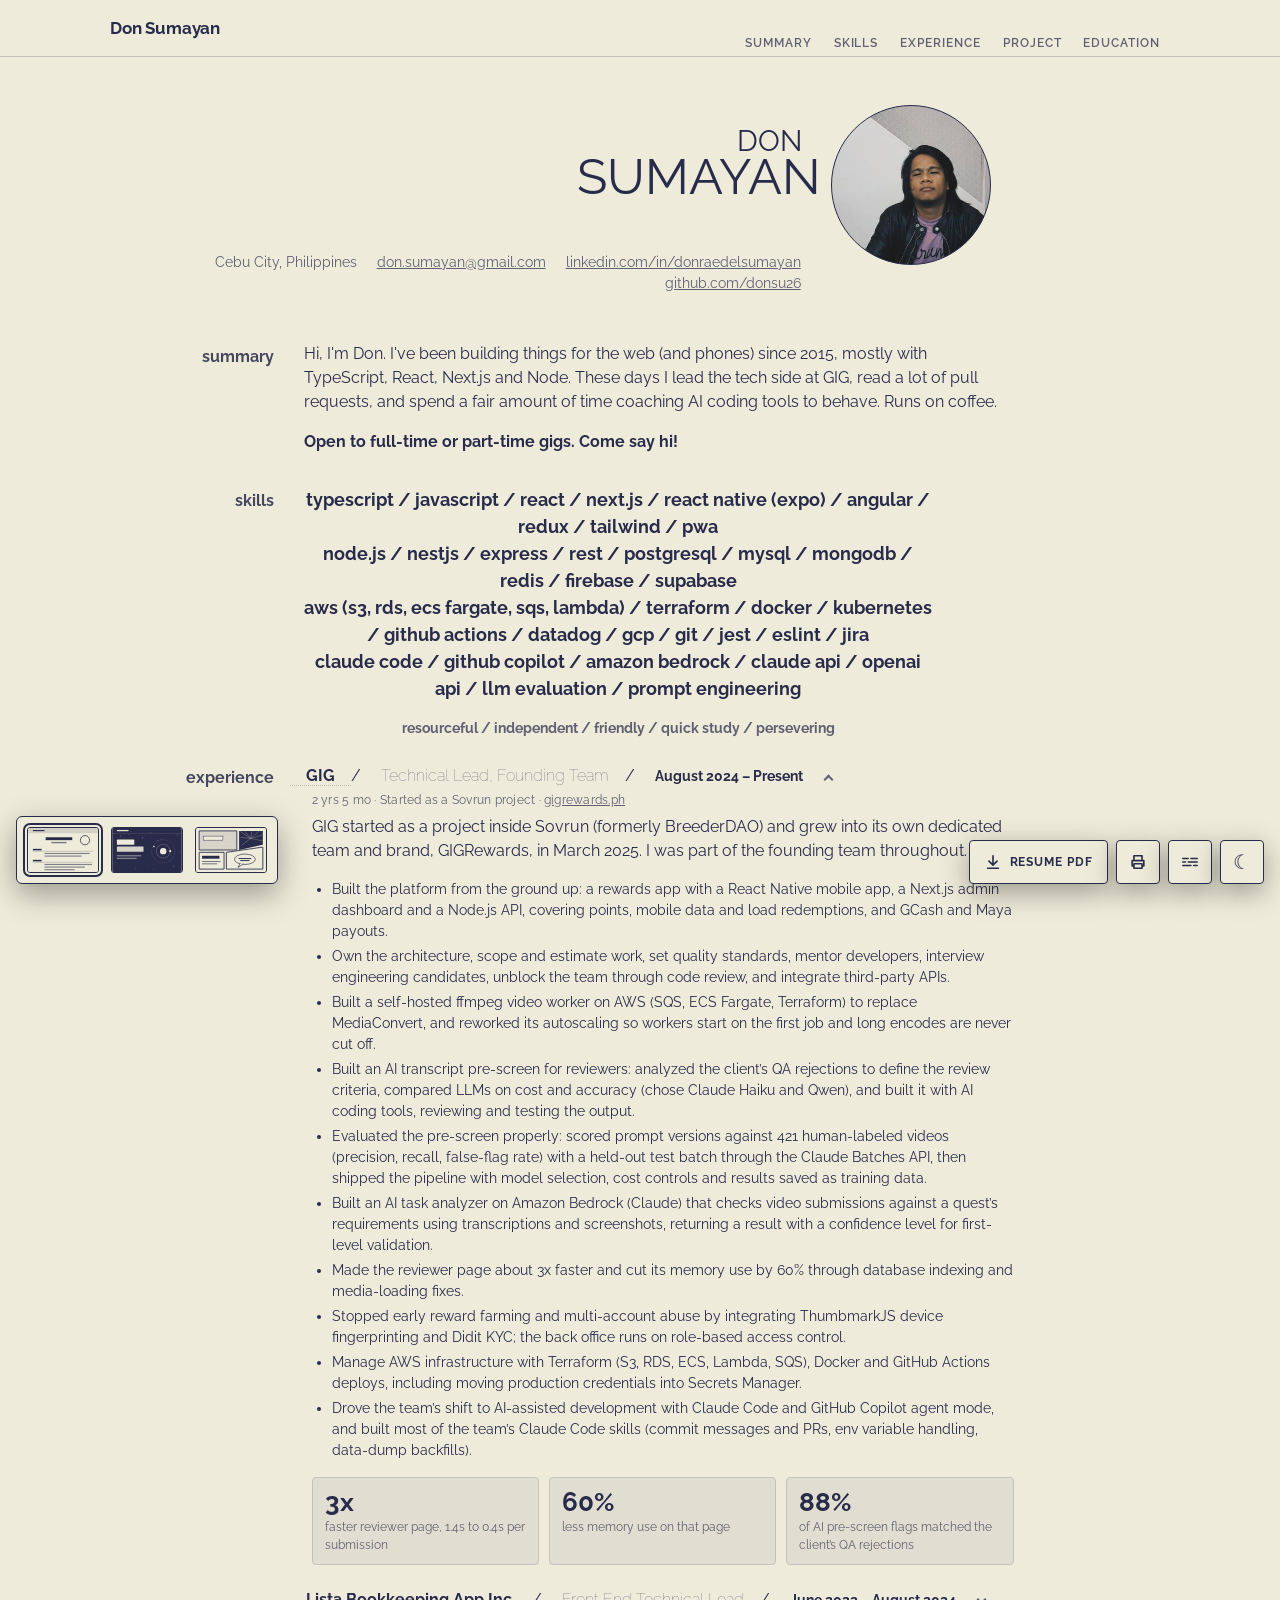
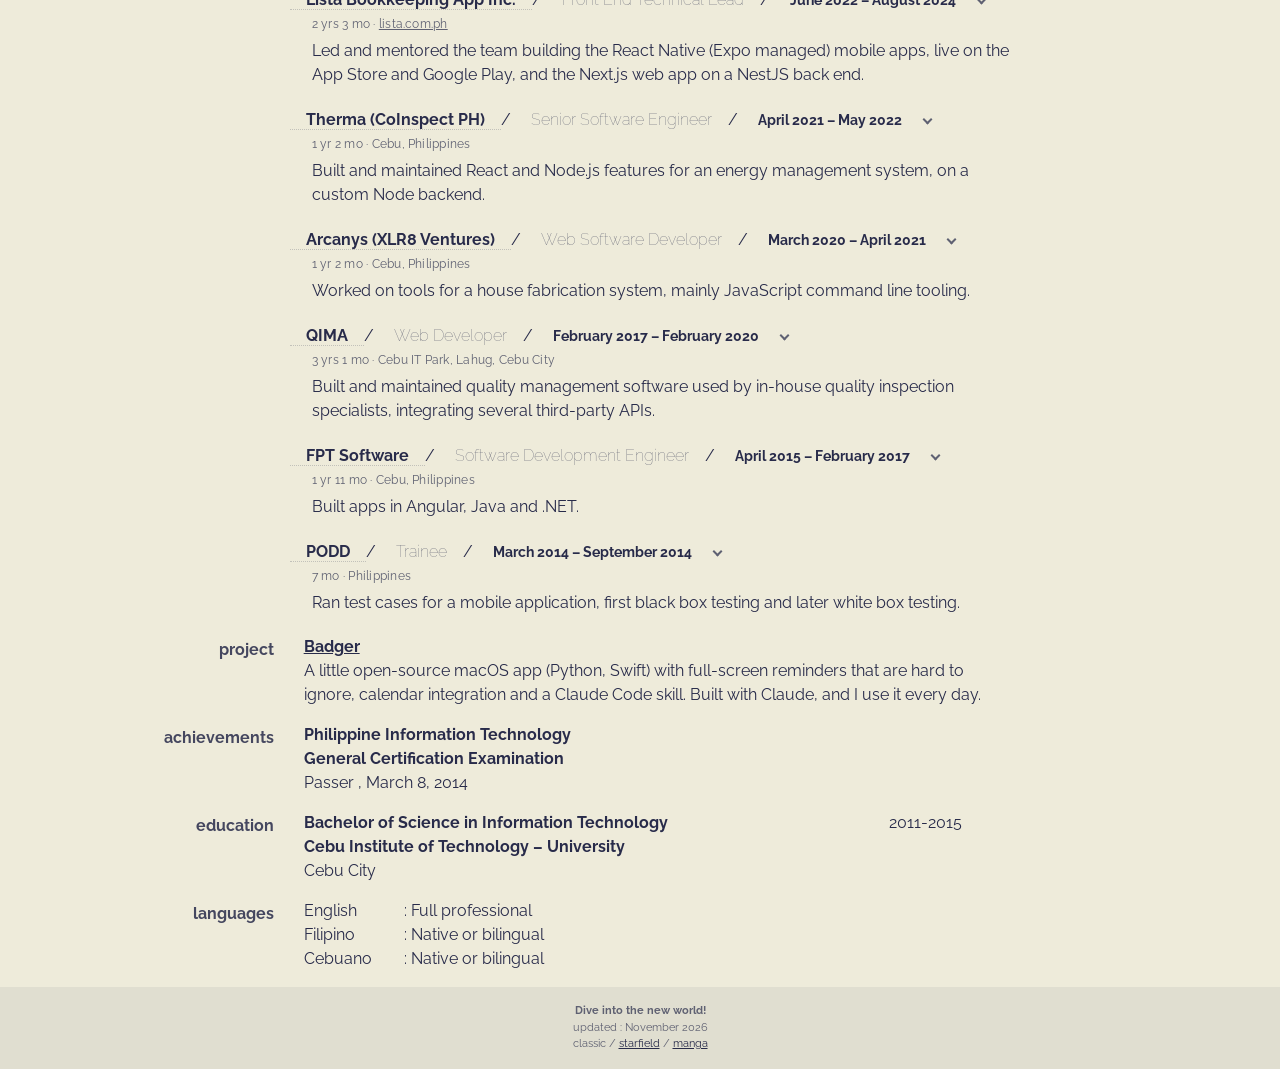
<file: index.html>
<!DOCTYPE html>
<html lang="en">
<head>
    <meta charset="utf-8">
    <meta name="viewport" content="width=device-width, initial-scale=1">
    <meta name="description" content="Don Sumayan, senior full stack engineer and technical lead in Cebu, Philippines. CV.">
    <title>CV - Don Sumayan</title>
    <link rel="preconnect" href="https://fonts.googleapis.com">
    <link rel="preconnect" href="https://fonts.gstatic.com" crossorigin>
    <link rel="preconnect" href="https://cdn.jsdelivr.net" crossorigin>
    <link href="https://fonts.googleapis.com/css?family=Raleway" rel="stylesheet">
    <link rel="stylesheet" href="https://cdn.jsdelivr.net/npm/bootstrap@4.6.2/dist/css/bootstrap.min.css">
    <link rel="stylesheet" type="text/css" href="./index.css">
    <link rel="stylesheet" href="style-switch.css">
    <script src="style-switch.js"></script>
    <link rel="icon" href="files/icons/classic.svg" type="image/svg+xml">
    <link rel="icon" href="files/icons/classic-32.png" type="image/png" sizes="32x32">
    <link rel="icon" href="./favicon.ico" sizes="any">
    <link rel="apple-touch-icon" href="files/icons/classic-180.png">
<script>
        (function(){try{var t=localStorage.getItem('theme');if(t==='light'||t==='dark')document.documentElement.setAttribute('data-theme',t);}catch(e){}})();
    </script>
</head>
<body class="d-flex flex-column align-items-center" id="top">
    <header class="topnav">
        <div class="topnav-wrap">
            <a class="brand" href="#top">Don Sumayan</a>
            <nav class="links" aria-label="Sections">
                <a href="#summary">Summary</a>
                <a href="#skills">Skills</a>
                <a href="#experience">Experience</a>
                <a href="#project">Project</a>
                <a href="#education">Education</a>
            </nav>
        </div>
    </header>
    
    <nav class="styleswitch" aria-label="Choose a style"><a class="sw" aria-label="Classic style" aria-current="page" title="You are viewing this style"><span class="win"><svg viewBox="0 0 120 76" aria-hidden="true"><rect width="120" height="76" fill="#EEEBDA"/><rect width="120" height="9" fill="#282B4A" opacity=".14"/><rect x="8" y="3.5" width="20" height="2" fill="#282B4A"/><rect x="30" y="16" width="46" height="5" fill="#282B4A"/><rect x="40" y="24" width="26" height="2.4" fill="#282B4A" opacity=".6"/><circle cx="98" cy="21" r="8" fill="none" stroke="#282B4A" stroke-width="1.3"/><rect x="8" y="36" width="15" height="2.6" fill="#282B4A"/><rect x="8" y="39.6" width="104" height=".7" fill="#282B4A" opacity=".5"/><rect x="28" y="43" width="78" height="2" fill="#282B4A" opacity=".55"/><rect x="28" y="47.5" width="64" height="2" fill="#282B4A" opacity=".55"/><rect x="8" y="55" width="15" height="2.6" fill="#282B4A"/><rect x="8" y="58.6" width="104" height=".7" fill="#282B4A" opacity=".5"/><rect x="28" y="62" width="82" height="2" fill="#282B4A" opacity=".55"/><rect x="28" y="66.5" width="70" height="2" fill="#282B4A" opacity=".55"/><rect x="28" y="71" width="52" height="2" fill="#282B4A" opacity=".55"/></svg></span></a><a class="sw" aria-label="Starfield style" href="starfield.html" data-style="starfield" title="Switch to the Starfield style"><span class="win"><svg viewBox="0 0 120 76" aria-hidden="true"><rect width="120" height="76" fill="#282B4A"/><circle cx="14" cy="14" r="0.7" fill="#EEEBDA" opacity="0.8"/><circle cx="31" cy="6" r="0.5" fill="#EEEBDA" opacity="0.6"/><circle cx="52" cy="17" r="0.8" fill="#EEEBDA" opacity="0.9"/><circle cx="66" cy="8" r="0.5" fill="#EEEBDA" opacity="0.6"/><circle cx="78" cy="22" r="0.6" fill="#EEEBDA" opacity="0.7"/><circle cx="112" cy="12" r="0.7" fill="#EEEBDA" opacity="0.8"/><circle cx="106" cy="66" r="0.6" fill="#EEEBDA" opacity="0.7"/><circle cx="60" cy="64" r="0.5" fill="#EEEBDA" opacity="0.5"/><circle cx="6" cy="60" r="0.6" fill="#EEEBDA" opacity="0.6"/><circle cx="72" cy="72" r="0.5" fill="#EEEBDA" opacity="0.6"/><circle cx="116" cy="40" r="0.5" fill="#EEEBDA" opacity="0.5"/><circle cx="40" cy="70" r="0.6" fill="#EEEBDA" opacity="0.6"/><rect y="9" width="120" height=".6" fill="#EEEBDA" opacity=".3"/><rect x="8" y="3.5" width="20" height="2" fill="#EEEBDA"/><rect x="8" y="20" width="30" height="9" rx="1" fill="#EEEBDA"/><rect x="8" y="32" width="46" height="9" rx="1" fill="#EEEBDA" opacity=".88"/><rect x="8" y="47" width="42" height="2" fill="#EEEBDA" opacity=".5"/><rect x="8" y="51.5" width="34" height="2" fill="#EEEBDA" opacity=".5"/><circle cx="88" cy="40" r="20" fill="none" stroke="#EEEBDA" stroke-opacity=".35" stroke-dasharray="1.5 2.5"/><circle cx="88" cy="40" r="12" fill="none" stroke="#EEEBDA" stroke-opacity=".35"/><circle cx="88" cy="40" r="5.5" fill="#EEEBDA"/><circle cx="100" cy="40" r="1.8" fill="#EEEBDA"/><circle cx="72" cy="32" r="1.4" fill="#EEEBDA"/></svg></span></a><a class="sw" aria-label="Manga style" href="manga.html" data-style="manga" title="Switch to the Manga style"><span class="win"><svg viewBox="0 0 120 76" aria-hidden="true"><defs><pattern id="ssTone" width="3" height="3" patternUnits="userSpaceOnUse"><circle cx="1.5" cy="1.5" r=".65" fill="#282B4A"/></pattern></defs><rect width="120" height="76" fill="#EEEBDA"/><path d="M5 5H70V38H5Z" fill="url(#ssTone)" stroke="#282B4A" stroke-width="1.5"/><rect x="12" y="14" width="34" height="7" fill="#EEEBDA" stroke="#282B4A" stroke-width=".8"/><path d="M74 5H115V29L74 38Z" fill="#282B4A"/><path d="M94 18L76 6" stroke="#EEEBDA" stroke-width=".6" opacity=".7"/><path d="M94 18L84 6" stroke="#EEEBDA" stroke-width=".6" opacity=".7"/><path d="M94 18L96 6" stroke="#EEEBDA" stroke-width=".6" opacity=".7"/><path d="M94 18L108 6" stroke="#EEEBDA" stroke-width=".6" opacity=".7"/><path d="M94 18L114 12" stroke="#EEEBDA" stroke-width=".6" opacity=".7"/><path d="M94 18L114 22" stroke="#EEEBDA" stroke-width=".6" opacity=".7"/><path d="M94 18L78 30" stroke="#EEEBDA" stroke-width=".6" opacity=".7"/><path d="M94 18L76 16" stroke="#EEEBDA" stroke-width=".6" opacity=".7"/><path d="M5 42H48V71H5Z" fill="#EEEBDA" stroke="#282B4A" stroke-width="1.5"/><rect x="10" y="48" width="30" height="5" fill="#282B4A"/><rect x="10" y="57" width="32" height="1.8" fill="#282B4A" opacity=".6"/><rect x="10" y="61" width="26" height="1.8" fill="#282B4A" opacity=".6"/><path d="M52 42L115 33V71H52Z" fill="#EEEBDA" stroke="#282B4A" stroke-width="1.5"/><ellipse cx="84" cy="54" rx="18" ry="9" fill="#EEEBDA" stroke="#282B4A" stroke-width="1.1"/><path d="M76 61L72 68L82 62" fill="#EEEBDA" stroke="#282B4A" stroke-width="1.1"/><rect x="73" y="52" width="22" height="1.6" fill="#282B4A"/><rect x="76" y="55.5" width="16" height="1.6" fill="#282B4A"/></svg></span></a></nav>

    <div class="custom-container">
            <!-- header -->
            <div class="row mt-5 mb-5">
                <div class="col d-flex flex-column justify-content-center align-items-end">
                    <div class="text-uppercase last-name">don</div>
                    <div class="text-uppercase first-name">sumayan</div>
                    <div class="contacts">
                        <span>Cebu City, Philippines</span>
                        <span class="ml-3"><a href="mailto:don.sumayan@gmail.com">don.sumayan@gmail.com</a></span>
                        <span class="ml-3"><a href="https://www.linkedin.com/in/donraedelsumayan" target="_blank" rel="noopener">linkedin.com/in/donraedelsumayan</a></span>
                        <span class="ml-3"><a href="https://github.com/donsu26" target="_blank" rel="noopener">github.com/donsu26</a></span>
                    </div>
                </div>
                <div class="col-4">
                    <div class="ako-nawng-container"></div>
                </div>
            </div>
            <!-- summary -->
            <div class="row mb-3">
                <div class="col-2 text-right">
                    <h6 class="headers font-weight-bold" id="summary">summary</h6>
                </div>
                <div class="col">
                    <div class="row">
                        <div class="col-10">
                            <p class="company-description">Hi, I'm Don. I've been building things for the web (and phones) since 2015, mostly with TypeScript, React, Next.js and Node. These days I lead the tech side at GIG, read a lot of pull requests, and spend a fair amount of time coaching AI coding tools to behave. Runs on coffee.</p>
                            <p class="company-description font-weight-bold">Open to full-time or part-time gigs. Come say hi!</p>
                        </div>
                    </div>
                </div>
            </div>
            <!-- skills -->
            <div class="row mb-4">
                <div class="col-2 text-right">
                    <h6 class="headers font-weight-bold" id="skills">skills</h6>
                </div>

                <div class="col">
                    <div class="row">
                        <div class="col-9 text-center font-weight-bold">
                            <div class="skills">
                                typescript / javascript / react / next.js / react native (expo) / angular / redux / tailwind / pwa
                            </div>
                            <div class="skills">
                                node.js / nestjs / express / rest / postgresql / mysql / mongodb / redis / firebase / supabase
                            </div>
                            <div class="skills">
                                aws (s3, rds, ecs fargate, sqs, lambda) / terraform / docker / kubernetes / github actions / datadog / gcp / git / jest / eslint / jira
                            </div>
                            <div class="skills mb-3">
                                claude code / github copilot / amazon bedrock / claude api / openai api / llm evaluation / prompt engineering
                            </div>
                            <div class="text-secondary" style="font-size:14px">
                                resourceful / independent / friendly / quick study / persevering
                            </div>
                        </div>
                    </div>
                </div>
            </div>
            <!-- experiences -->
            <div class="row">
                <div class="col-2 text-right">
                    <h6 class="headers font-weight-bold" id="experience">experience</h6>
                </div>
                <div class="col">
                    <!-- GIG -->
                    <div class="row headers">
                        <button class="company-btn pl-3 pr-3 x" title="Click to expand or collapse" type="button" data-target="#gig" aria-expanded="true" aria-controls="gig">
                            <span class="pl-3 pr-3 company">GIG</span>/
                            <span class="pl-3 pr-3 position">Technical Lead, Founding Team</span>/
                            <span class="pl-3 pr-3 stay-duration">August 2024 – Present</span>
                        </button>
                    </div>
                    <div class="row mb-1">
                        <div class="col-10 ml-2">
                            <p class="role-meta"><span class="dur" data-start="2024-08" data-end="">2 yrs 3 mo</span> · Started as a Sovrun project · <a href="https://gigrewards.ph/" target="_blank" rel="noopener">gigrewards.ph</a></p>
                            <p class="company-description">GIG started as a project inside Sovrun (formerly BreederDAO) and grew into its own dedicated team and brand, GIGRewards, in March 2025. I was part of the founding team throughout.</p>
                            <div class="collapse show" id="gig">
                                <ul class="company-points">
                                    <li>Built the platform from the ground up: a rewards app with a React Native mobile app, a Next.js admin dashboard and a Node.js API, covering points, mobile data and load redemptions, and GCash and Maya payouts.</li>
                                    <li>Own the architecture, scope and estimate work, set quality standards, mentor developers, interview engineering candidates, unblock the team through code review, and integrate third-party APIs.</li>
                                    <li>Built a self-hosted ffmpeg video worker on AWS (SQS, ECS Fargate, Terraform) to replace MediaConvert, and reworked its autoscaling so workers start on the first job and long encodes are never cut off.</li>
                                    <li>Built an AI transcript pre-screen for reviewers: analyzed the client’s QA rejections to define the review criteria, compared LLMs on cost and accuracy (chose Claude Haiku and Qwen), and built it with AI coding tools, reviewing and testing the output.</li>
                                    <li>Evaluated the pre-screen properly: scored prompt versions against 421 human-labeled videos (precision, recall, false-flag rate) with a held-out test batch through the Claude Batches API, then shipped the pipeline with model selection, cost controls and results saved as training data.</li>
                                    <li>Built an AI task analyzer on Amazon Bedrock (Claude) that checks video submissions against a quest’s requirements using transcriptions and screenshots, returning a result with a confidence level for first-level validation.</li>
                                    <li>Made the reviewer page about 3x faster and cut its memory use by 60% through database indexing and media-loading fixes.</li>
                                    <li>Stopped early reward farming and multi-account abuse by integrating ThumbmarkJS device fingerprinting and Didit KYC; the back office runs on role-based access control.</li>
                                    <li>Manage AWS infrastructure with Terraform (S3, RDS, ECS, Lambda, SQS), Docker and GitHub Actions deploys, including moving production credentials into Secrets Manager.</li>
                                    <li>Drove the team’s shift to AI-assisted development with Claude Code and GitHub Copilot agent mode, and built most of the team’s Claude Code skills (commit messages and PRs, env variable handling, data-dump backfills).</li>
                                </ul>
                                <div class="kpis"><div class="kpi"><strong>3x</strong><span>faster reviewer page, 1.4s to 0.4s per submission</span></div><div class="kpi"><strong>60%</strong><span>less memory use on that page</span></div><div class="kpi"><strong>88%</strong><span>of AI pre-screen flags matched the client’s QA rejections</span></div></div>
                            </div>
                        </div>
                    </div>
                    <!-- Lista Bookkeeping App Inc. -->
                    <div class="row headers">
                        <button class="company-btn pl-3 pr-3 x" title="Click to expand or collapse" type="button" data-target="#lista" aria-expanded="false" aria-controls="lista">
                            <span class="pl-3 pr-3 company">Lista Bookkeeping App Inc.</span>/
                            <span class="pl-3 pr-3 position">Front End Technical Lead</span>/
                            <span class="pl-3 pr-3 stay-duration">June 2022 – August 2024</span>
                        </button>
                    </div>
                    <div class="row mb-1">
                        <div class="col-10 ml-2">
                            <p class="role-meta"><span class="dur" data-start="2022-06" data-end="2024-08">2 yrs 3 mo</span> · <a href="https://www.lista.com.ph/" target="_blank" rel="noopener">lista.com.ph</a></p>
                            <p class="company-description">Led and mentored the team building the React Native (Expo managed) mobile apps, live on the App Store and Google Play, and the Next.js web app on a NestJS back end.</p>
                            <div class="collapse" id="lista">
                                <ul class="company-points">
                                    <li>Spearheaded the rewrite of the legacy React Native app into a more scalable, performant codebase, and led front end work on new features.</li>
                                    <li>Kept the team unblocked with technical direction so they could stay focused on delivery.</li>
                                    <li>Raised code quality through regular code reviews, enforced standards and automated checks (ESLint, Jest).</li>
                                    <li>Worked with the product team to turn requirements and UI/UX into engineering tasks with proper estimates.</li>
                                    <li>Directed the team building prompts and integrations for the OpenAI-powered company AI Assistant.</li>
                                    <li>Implemented and integrated multiple third-party REST APIs.</li>
                                </ul>
                                
                            </div>
                        </div>
                    </div>
                    <!-- Therma (CoInspect PH) -->
                    <div class="row headers">
                        <button class="company-btn pl-3 pr-3 x" title="Click to expand or collapse" type="button" data-target="#coinspect" aria-expanded="false" aria-controls="coinspect">
                            <span class="pl-3 pr-3 company">Therma (CoInspect PH)</span>/
                            <span class="pl-3 pr-3 position">Senior Software Engineer</span>/
                            <span class="pl-3 pr-3 stay-duration">April 2021 – May 2022</span>
                        </button>
                    </div>
                    <div class="row mb-1">
                        <div class="col-10 ml-2">
                            <p class="role-meta"><span class="dur" data-start="2021-04" data-end="2022-05">1 yr 2 mo</span> · Cebu, Philippines</p>
                            <p class="company-description">Built and maintained React and Node.js features for an energy management system, on a custom Node backend.</p>
                            <div class="collapse" id="coinspect">
                                <ul class="company-points">
                                    <li>Optimized existing UI screens and introduced coding standards.</li>
                                    <li>Built reusable React components with styled-components and Redux/Redux Thunk, tested with Jest.</li>
                                    <li>Integrated several third-party APIs.</li>
                                </ul>
                                
                            </div>
                        </div>
                    </div>
                    <!-- Arcanys (XLR8 Ventures) -->
                    <div class="row headers">
                        <button class="company-btn pl-3 pr-3 x" title="Click to expand or collapse" type="button" data-target="#arcanys" aria-expanded="false" aria-controls="arcanys">
                            <span class="pl-3 pr-3 company">Arcanys (XLR8 Ventures)</span>/
                            <span class="pl-3 pr-3 position">Web Software Developer</span>/
                            <span class="pl-3 pr-3 stay-duration">March 2020 – April 2021</span>
                        </button>
                    </div>
                    <div class="row mb-1">
                        <div class="col-10 ml-2">
                            <p class="role-meta"><span class="dur" data-start="2020-03" data-end="2021-04">1 yr 2 mo</span> · Cebu, Philippines</p>
                            <p class="company-description">Worked on tools for a house fabrication system, mainly JavaScript command line tooling.</p>
                            <div class="collapse" id="arcanys">
                                <ul class="company-points">
                                    <li>Wrote Node.js CLI tools that extract precise house-component measurements from industry-standard PDFs.</li>
                                </ul>
                                
                            </div>
                        </div>
                    </div>
                    <!-- QIMA -->
                    <div class="row headers">
                        <button class="company-btn pl-3 pr-3 x" title="Click to expand or collapse" type="button" data-target="#qima" aria-expanded="false" aria-controls="qima">
                            <span class="pl-3 pr-3 company">QIMA</span>/
                            <span class="pl-3 pr-3 position">Web Developer</span>/
                            <span class="pl-3 pr-3 stay-duration">February 2017 – February 2020</span>
                        </button>
                    </div>
                    <div class="row mb-1">
                        <div class="col-10 ml-2">
                            <p class="role-meta"><span class="dur" data-start="2017-02" data-end="2020-02">3 yrs 1 mo</span> · Cebu IT Park, Lahug, Cebu City</p>
                            <p class="company-description">Built and maintained quality management software used by in-house quality inspection specialists, integrating several third-party APIs.</p>
                            <div class="collapse" id="qima">
                                <ul class="company-points">
                                    <li>Led a small team of front end developers.</li>
                                    <li>Created the team’s coding standards.</li>
                                    <li>Built an offline-first Progressive Web App with Angular.</li>
                                </ul>
                                
                            </div>
                        </div>
                    </div>
                    <!-- FPT Software -->
                    <div class="row headers">
                        <button class="company-btn pl-3 pr-3 x" title="Click to expand or collapse" type="button" data-target="#fpt" aria-expanded="false" aria-controls="fpt">
                            <span class="pl-3 pr-3 company">FPT Software</span>/
                            <span class="pl-3 pr-3 position">Software Development Engineer</span>/
                            <span class="pl-3 pr-3 stay-duration">April 2015 – February 2017</span>
                        </button>
                    </div>
                    <div class="row mb-1">
                        <div class="col-10 ml-2">
                            <p class="role-meta"><span class="dur" data-start="2015-04" data-end="2017-02">1 yr 11 mo</span> · Cebu, Philippines</p>
                            <p class="company-description">Built apps in Angular, Java and .NET.</p>
                            <div class="collapse" id="fpt">
                                <ul class="company-points">
                                    <li>Worked on a large Japanese delivery app in Java.</li>
                                    <li>Worked on an AR app for smart glasses.</li>
                                </ul>
                                
                            </div>
                        </div>
                    </div>
                    <!-- PODD -->
                    <div class="row headers">
                        <button class="company-btn pl-3 pr-3 x" title="Click to expand or collapse" type="button" data-target="#podd" aria-expanded="false" aria-controls="podd">
                            <span class="pl-3 pr-3 company">PODD</span>/
                            <span class="pl-3 pr-3 position">Trainee</span>/
                            <span class="pl-3 pr-3 stay-duration">March 2014 – September 2014</span>
                        </button>
                    </div>
                    <div class="row mb-1">
                        <div class="col-10 ml-2">
                            <p class="role-meta"><span class="dur" data-start="2014-03" data-end="2014-09">7 mo</span> · Philippines</p>
                            <p class="company-description">Ran test cases for a mobile application, first black box testing and later white box testing.</p>
                            <div class="collapse" id="podd">
                                <ul class="company-points">
                                    <li>Joined a trainee team building several mobile app games, as tester first and then as a developer.</li>
                                </ul>
                                
                            </div>
                        </div>
                    </div>
                </div>
            </div>
            <!-- project -->
            <div class="row mb-3">
                <div class="col-2 text-right">
                    <h6 class="headers font-weight-bold" id="project">project</h6>
                </div>
                <div class="col">
                    <div class="row">
                        <div class="col-10">
                            <div class="font-weight-bold">
                                <a href="https://github.com/donsu26/badger" target="_blank" rel="noopener">Badger</a>
                            </div>
                            A little open-source macOS app (Python, Swift) with full-screen reminders that are hard to ignore, calendar integration and a Claude Code skill. Built with Claude, and I use it every day.
                        </div>
                    </div>
                </div>
            </div>
            <!-- achievements -->
            <div class="row mb-3">
                <div class="col-2 text-right">
                    <h6 class="headers font-weight-bold" id="achievements">achievements</h6>
                </div>

                <div class="col">
                    <div class="row">
                        <div class="col-11">
                            <div class="font-weight-bold">
                                Philippine Information Technology
                            </div>
                            <div class="font-weight-bold">
                                General Certification Examination
                            </div>
                            Passer , March 8, 2014
                        </div>
                    </div>
                </div>
            </div>
            <!-- education -->
            <div class="row mb-3">
                <div class="col-2 text-right">
                    <h6 class="headers font-weight-bold" id="education">education</h6>
                </div>

                <div class="col">
                    <div class="row">
                        <div class="col-8">
                            <div class="font-weight-bold">
                                Bachelor of Science in Information Technology
                            </div>
                            <div class="font-weight-bold">
                                Cebu Institute of Technology – University
                            </div>
                            Cebu City
                        </div>
                        <div class="col">
                            <span>
                                2011-2015
                            </span>
                        </div>
                    </div>
                </div>
            </div>
            <!-- languages -->
            <div class="row mb-3">
                <div class="col-2 text-right">
                    <h6 class="headers font-weight-bold" id="languages">languages</h6>
                </div>

                <div class="col">
                    <div class="row">
                        <div class="col">
                            <div>
                                <span class="info">English</span>: Full professional
                            </div>
                            <div>
                                <span class="info">Filipino</span>: Native or bilingual
                            </div>
                            <div>
                                <span class="info">Cebuano</span>: Native or bilingual
                            </div>
                        </div>
                    </div>
                </div>
            </div>
    </div>
    <footer class='mt-auto p-3 text-center'>
        <div class="font-weight-bold">
            Dive into the new world!
        </div>
        <div>
            updated : November 2026
        </div>
        <div>
            classic / <a href="./starfield.html">starfield</a> / <a href="./manga.html">manga</a>
        </div>
    </footer>
    <script>
        document.querySelectorAll('.dur').forEach(function (el) {
            function ym(v) { var p = v.split('-'); return +p[0] * 12 + (+p[1] - 1); }
            var n = new Date(), end = el.dataset.end ? ym(el.dataset.end) : n.getFullYear() * 12 + n.getMonth();
            var m = end - ym(el.dataset.start) + 1, y = Math.floor(m / 12), r = m % 12, o = [];
            if (y) o.push(y + (y > 1 ? ' yrs' : ' yr'));
            if (r) o.push(r + ' mo');
            el.textContent = o.join(' ') || '1 mo';
        });
        document.querySelectorAll('.company-btn[data-target]').forEach(function (btn) {
            btn.addEventListener('click', function () {
                var panel = document.querySelector(btn.getAttribute('data-target'));
                if (!panel) return;
                var open = panel.classList.toggle('show');
                btn.setAttribute('aria-expanded', String(open));
            });
        });
    </script>
    <a class="dlfix" href="files/Don_Sumayan_Resume.pdf" download="Don_Sumayan_Resume.pdf" title="Download my resume (PDF)" aria-label="Download my resume as a PDF"><svg width="18" height="18" viewBox="0 0 20 20" fill="none" stroke="currentColor" stroke-width="1.8" stroke-linecap="round" stroke-linejoin="round" aria-hidden="true"><path d="M10 3v10M5.5 9 10 13.5 14.5 9M4 17h12"/></svg><span class="dllbl">Resume PDF</span></a>
    <button class="printfix" id="printBtn" type="button" title="Print my resume" aria-label="Print my resume"><svg width="18" height="18" viewBox="0 0 20 20" fill="none" stroke="currentColor" stroke-width="1.8" stroke-linecap="round" stroke-linejoin="round" aria-hidden="true"><path d="M5.5 7V3h9v4M5.5 14.5h-2v-6h13v6h-2M5.5 12h9v5h-9z"/></svg></button>
    <button class="fxfix" id="fxToggle" type="button" aria-pressed="false" title="Turn glitch and flashing effects off" aria-label="Glitch effects are on. Turn them off"><svg width="18" height="18" viewBox="0 0 20 20" fill="none" stroke="currentColor" stroke-width="1.7" stroke-linecap="round" aria-hidden="true"><path d="M2 6h6M11 6h7M2 10h3M8 10h10M2 14h9M14 14h4"/><path class="fxslash" d="M3 3l14 14"/></svg></button>
    <button class="theme-toggle" id="themeToggle" type="button" aria-label="Switch between dark and light mode" title="Switch dark / light"></button>
    <script>
        document.getElementById('printBtn').addEventListener('click', function () { window.print(); });
    </script>
    <script>
        (function () {
            var root = document.documentElement, btn = document.getElementById('themeToggle');
            var mq = window.matchMedia('(prefers-color-scheme: light)');
            function current() {
                var t = root.getAttribute('data-theme');
                return t || (mq.matches ? 'light' : 'dark');
            }
            function paint() { btn.textContent = current() === 'dark' ? '\u2600' : '\u263E'; }
            btn.addEventListener('click', function () {
                var next = current() === 'dark' ? 'light' : 'dark';
                root.setAttribute('data-theme', next);
                try { localStorage.setItem('theme', next); } catch (e) {}
                paint();
            });
            if (mq.addEventListener) mq.addEventListener('change', function () {
                var saved = null; try { saved = localStorage.getItem('theme'); } catch (e) {}
                if (!saved) { root.removeAttribute('data-theme'); paint(); }
            });
            paint();
        })();
    </script>
</body>
</html>
</file>
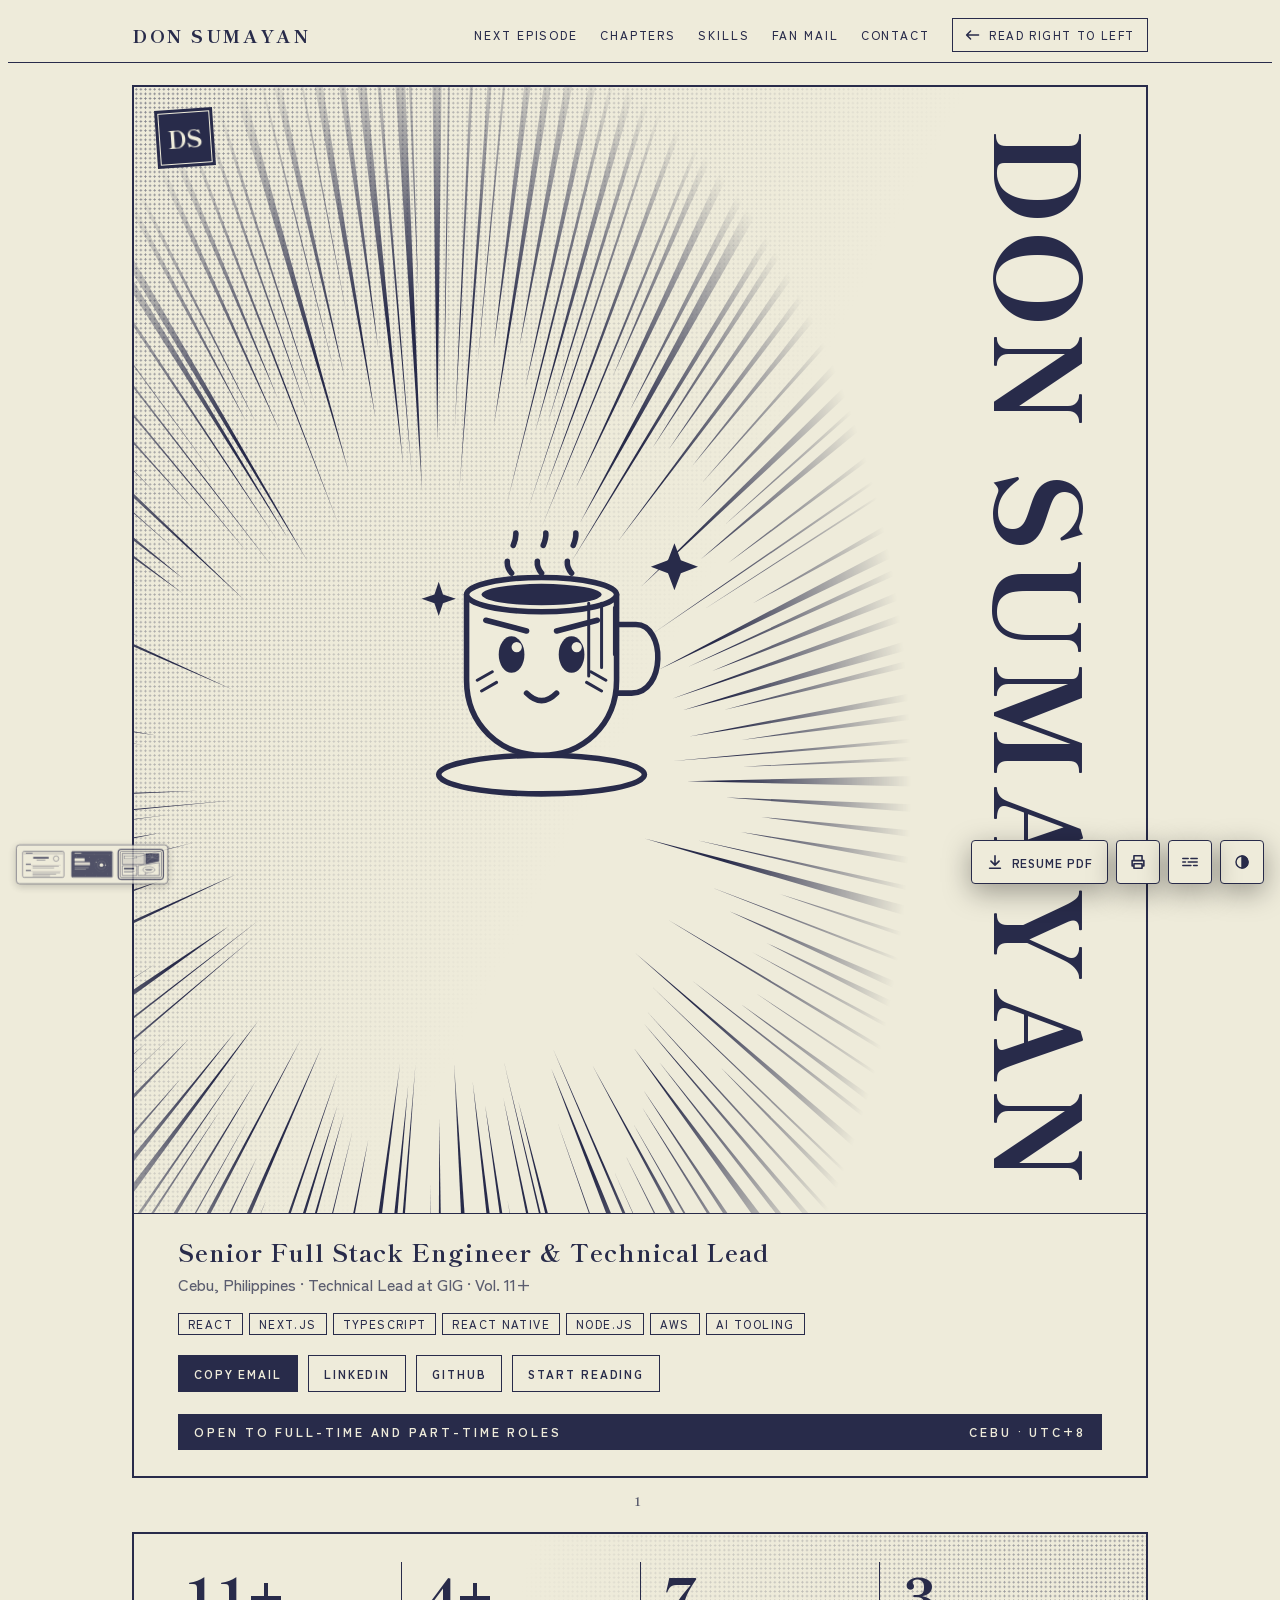
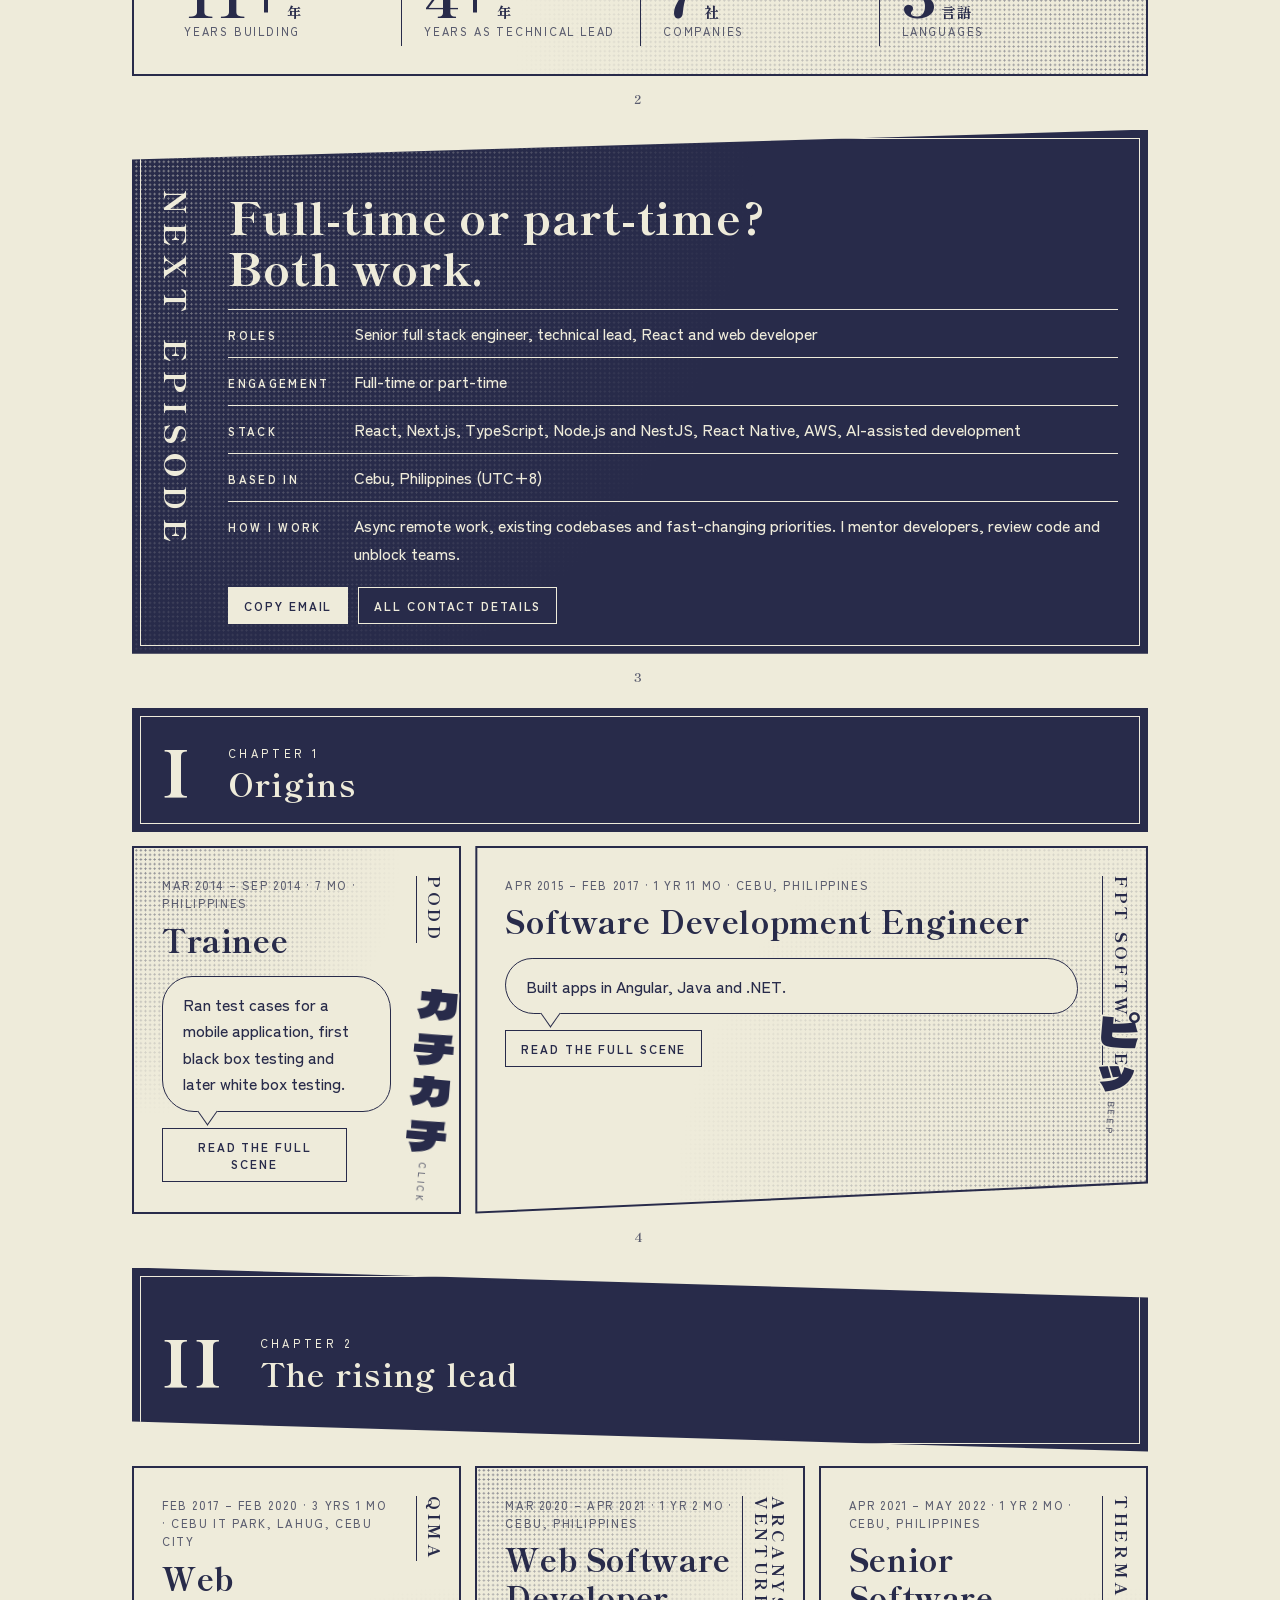
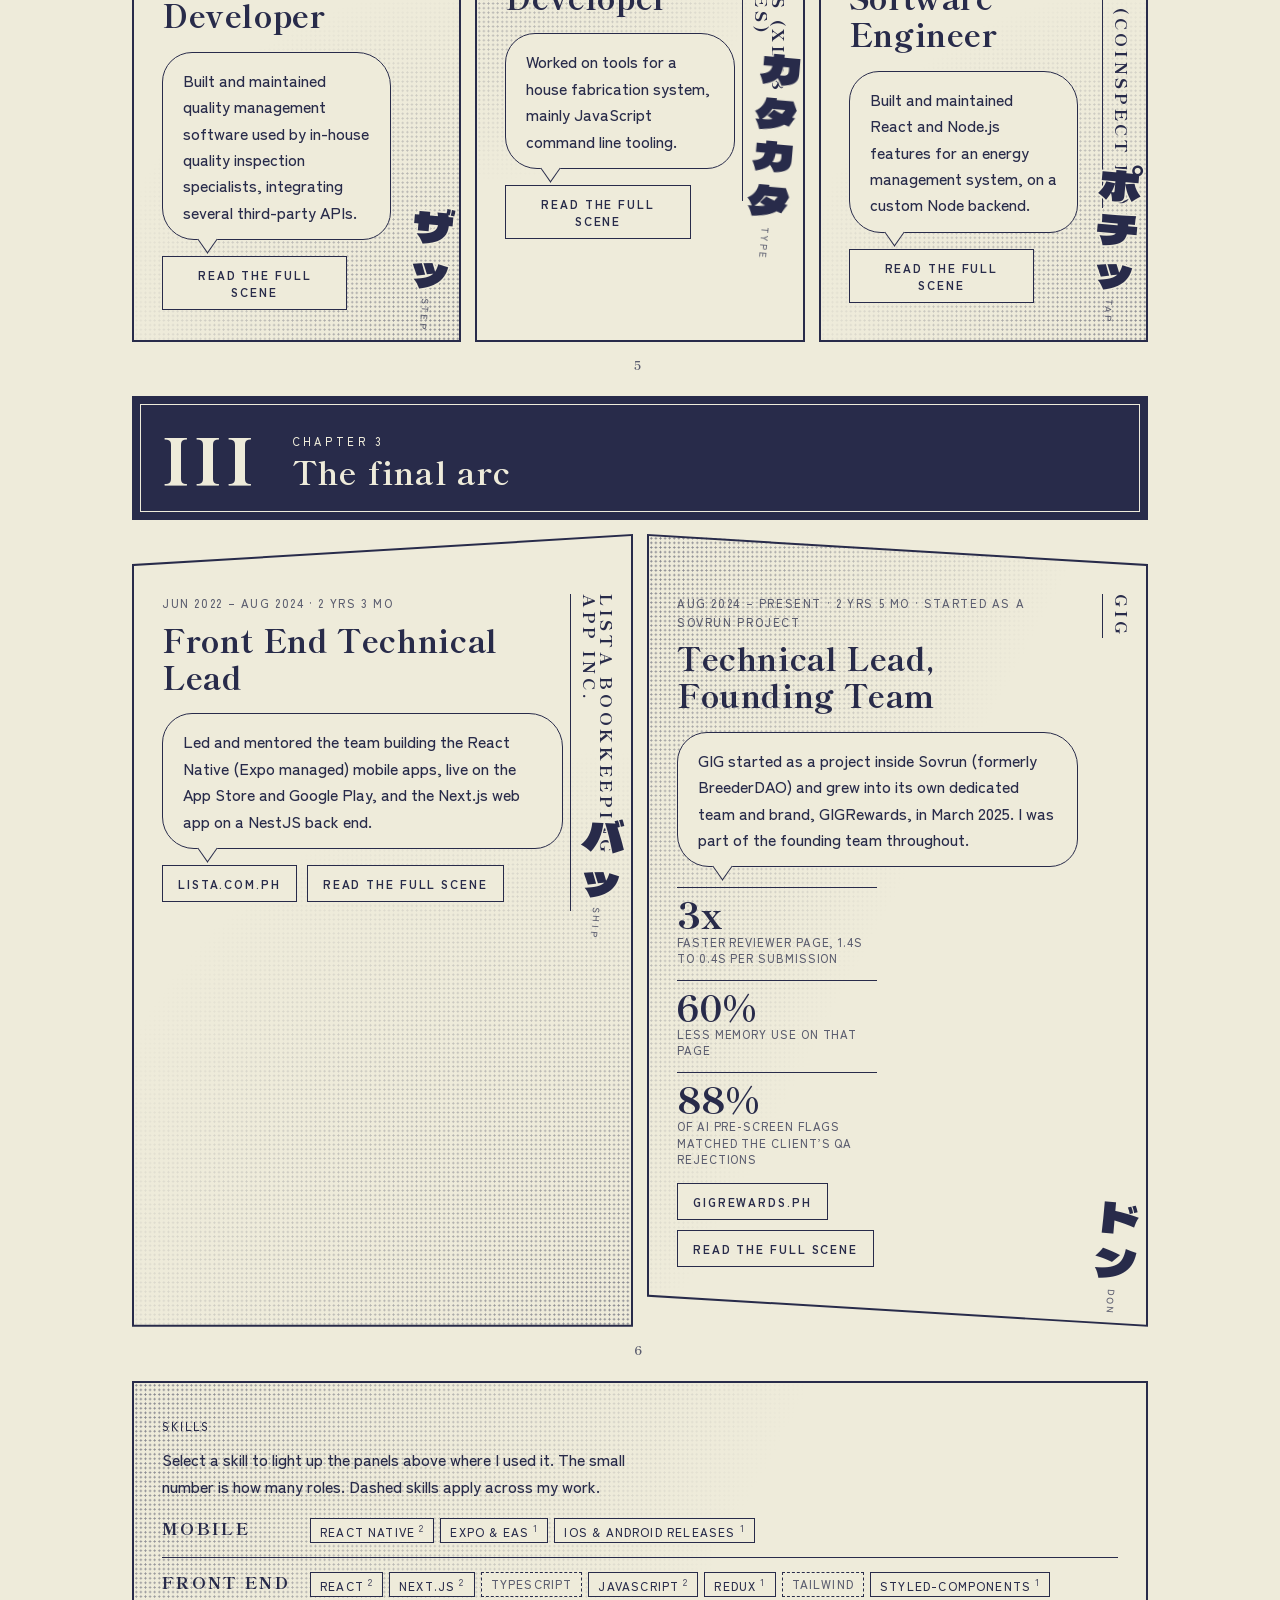
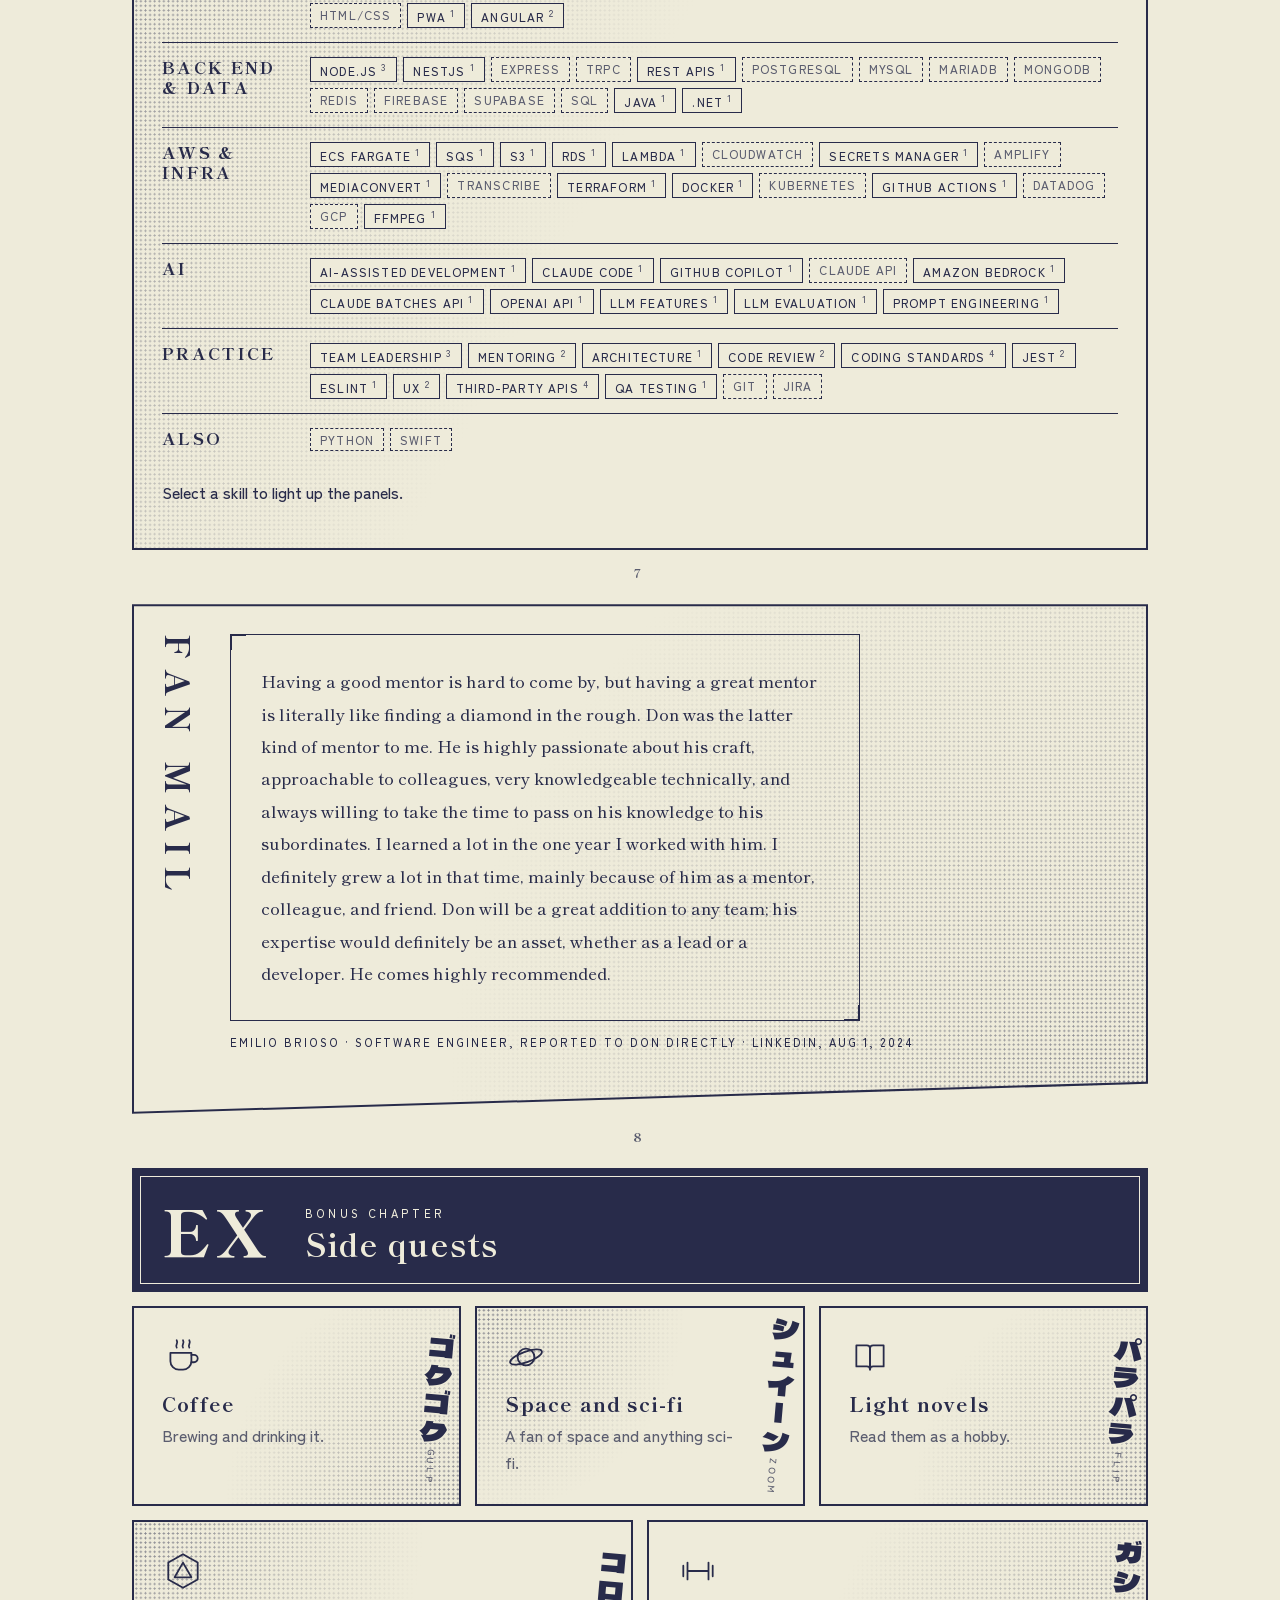
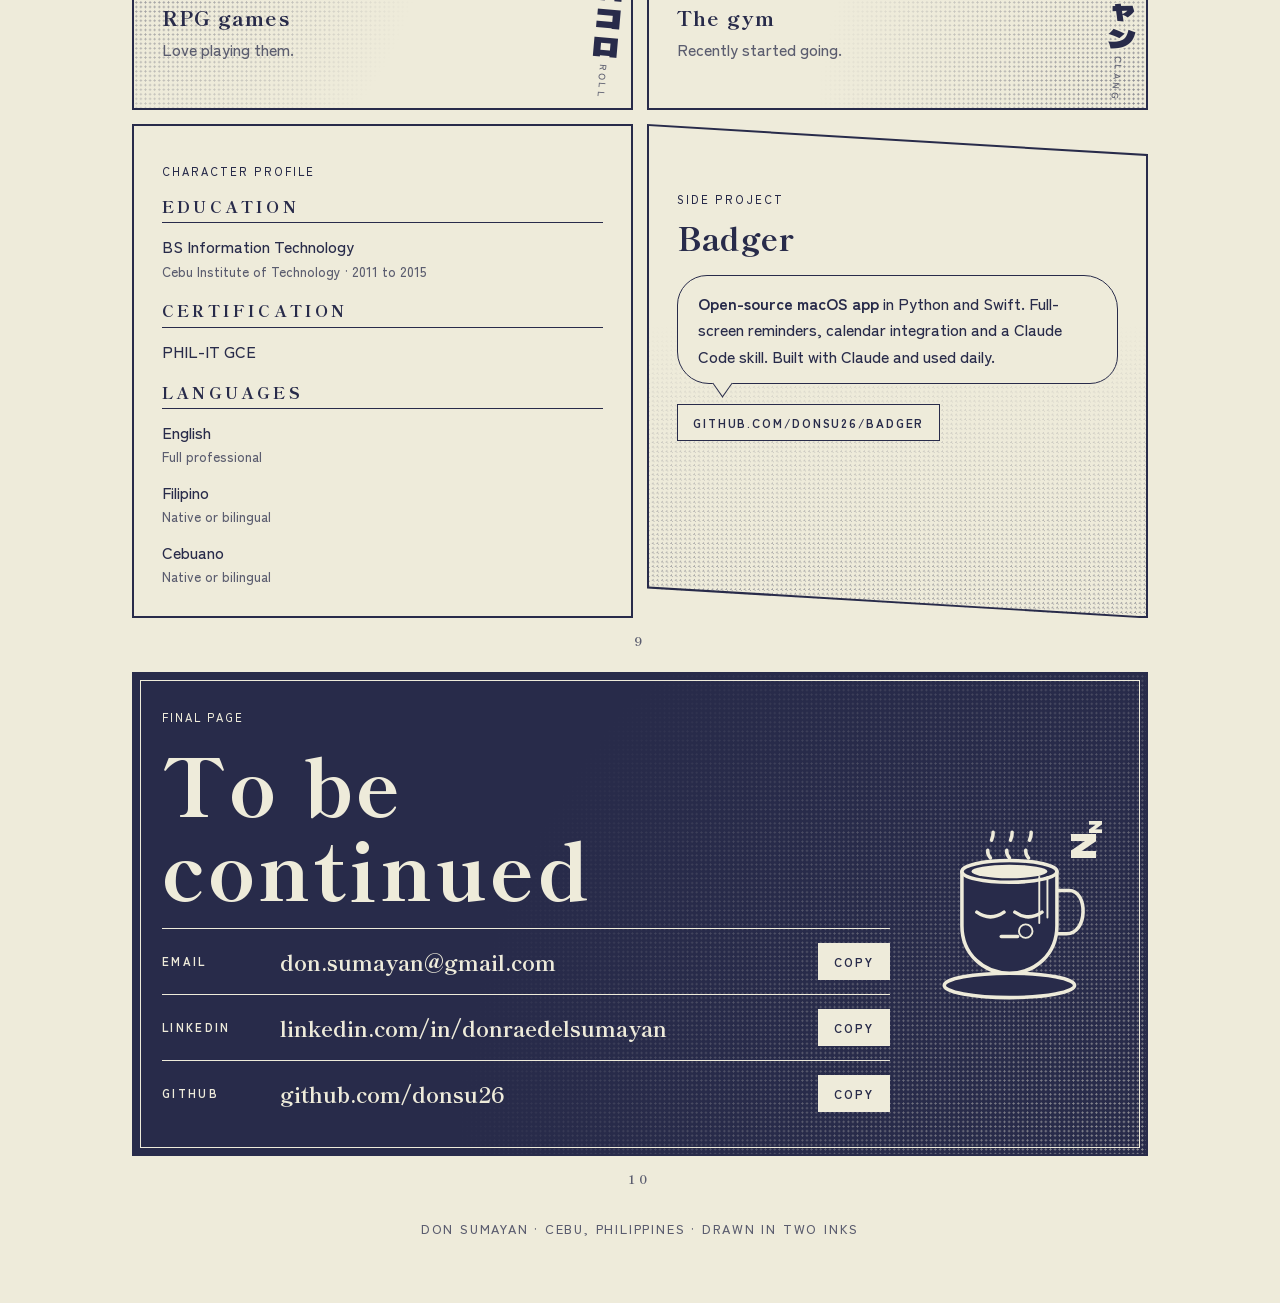
<file: manga.html>
<!doctype html>
<html lang="en">
<head>
<link rel="stylesheet" href="style-switch.css">
<script src="style-switch.js"></script>
<link rel="icon" href="files/icons/manga.svg" type="image/svg+xml">
<link rel="icon" href="files/icons/manga-32.png" type="image/png" sizes="32x32">
<link rel="apple-touch-icon" href="files/icons/manga-180.png">
<meta name="theme-color" content="#EEEBDA">
<meta charset="utf-8">
<meta name="viewport" content="width=device-width,initial-scale=1,viewport-fit=cover">
<meta name="description" content="Don Sumayan, senior full stack engineer and technical lead in Cebu, Philippines. Manga-style resume.">
<title>Don Sumayan Manga Resume</title>
<link rel="preconnect" href="https://fonts.googleapis.com">
<link rel="preconnect" href="https://fonts.gstatic.com" crossorigin>
<link rel="stylesheet" href="https://fonts.googleapis.com/css2?family=Dela+Gothic+One&family=Shippori+Mincho:wght@500;700;800&family=Zen+Kaku+Gothic+New:wght@400;500;700&display=swap">
<style>
/* Layout concept: a tankobon volume. Thin ink frames, narrow white gutters, a few diagonal panel cuts, fine screentone, focus lines, vertical type and katakana sound effects. Two inks only: Midnight Indigo and Vanilla. */
:root{
  --paper:#EEEBDA; --ink:#282B4A;
  --bg:var(--paper); --fg:var(--ink);
  --tone:color-mix(in srgb,var(--fg) 30%,var(--bg));
  --soft:color-mix(in srgb,var(--fg) 6%,var(--bg));
  --muted:color-mix(in srgb,var(--fg) 74%,var(--bg));
  --mincho:'Shippori Mincho','Noto Serif JP','Hiragino Mincho ProN','Yu Mincho',Georgia,serif;
  --gothic:'Zen Kaku Gothic New','Hiragino Kaku Gothic ProN','Yu Gothic',system-ui,sans-serif;
  --sfx:'Dela Gothic One','Hiragino Sans','Yu Gothic',Impact,system-ui,sans-serif;
  color-scheme:light;
}
@media (prefers-color-scheme: dark){
  :root:not([data-theme="light"]){--bg:var(--ink);--fg:var(--paper);color-scheme:dark}
}
:root[data-theme="dark"]{--bg:var(--ink);--fg:var(--paper);color-scheme:dark}

*{box-sizing:border-box}
html{scroll-behavior:smooth;scroll-padding-top:72px}
body{background:var(--bg);color:var(--fg);font:500 1rem/1.7 var(--gothic);overflow-x:hidden}
h1,h2,h3,p,ul,dl,dd,figure,blockquote{margin:0}
ul{padding:0;list-style:none}
button{font:inherit;color:inherit}
a{color:inherit}
:focus-visible{outline:2px solid var(--fg);outline-offset:3px}
.wrap{width:min(1080px,100%);margin-inline:auto;padding-inline:clamp(16px,4vw,32px)}
.bar,main,footer{position:relative;z-index:1}

/* toolbar */
.bar{position:sticky;top:env(safe-area-inset-top,0px);z-index:30;background:var(--bg);border-bottom:1px solid var(--fg)}
.bar .wrap{display:flex;align-items:center;gap:12px;height:54px}
.brand{font:800 1.15rem/1 var(--mincho);letter-spacing:.14em;text-decoration:none;margin-right:auto}
.links{display:flex;gap:2px}
.links a{font:500 .74rem var(--gothic);text-transform:uppercase;letter-spacing:.16em;text-decoration:none;padding:8px 10px;border-bottom:1px solid transparent}
.links a:hover{border-bottom-color:var(--fg)}
.tbtn{height:34px;padding:0 12px;display:inline-flex;align-items:center;gap:8px;background:var(--bg);border:1px solid var(--fg);cursor:pointer;font:500 .72rem var(--gothic);text-transform:uppercase;letter-spacing:.14em;transition:background .15s,color .15s}
.tbtn:hover,.tbtn[aria-pressed="true"]{background:var(--fg);color:var(--bg)}
@media(max-width:760px){.links{display:none}.tbtn .lbl{display:none}}

/* page grid and panels */
.page{display:grid;grid-template-columns:repeat(6,minmax(0,1fr));gap:clamp(8px,1.4vw,14px);margin-top:clamp(14px,2vw,22px)}
.page.rtl{direction:rtl}
.page>*{direction:ltr}
.s2{grid-column:span 2}.s3{grid-column:span 3}.s4{grid-column:span 4}.s6{grid-column:span 6}
@media(max-width:820px){.page{grid-template-columns:minmax(0,1fr)}.page>*{grid-column:1/-1}}
.pgnum{text-align:center;font:700 .78rem var(--mincho);letter-spacing:.4em;color:var(--muted);margin-top:14px}

.panel{--pad:clamp(18px,2.6vw,30px);position:relative;min-width:0;background:var(--fg);clip-path:var(--cut,none);overflow:hidden;transition:opacity .35s}
.panel::before{content:"";position:absolute;inset:2px;background:var(--bg);clip-path:var(--cut,none);z-index:0;transition:background .2s}
.panel:hover::before{background:color-mix(in srgb,var(--fg) 3%,var(--bg))}
.panel>.in{position:relative;z-index:1;padding:var(--pad);padding-top:calc(var(--pad) + var(--ct,0px));padding-bottom:calc(var(--pad) + var(--cb,0px))}
.cut-a{--cut:polygon(0 0,100% 0,100% calc(100% - 30px),0 100%);--cb:30px}
.cut-b{--cut:polygon(0 30px,100% 0,100% 100%,0 100%);--ct:30px}
.cut-c{--cut:polygon(0 0,100% 30px,100% 100%,0 calc(100% - 30px));--ct:30px;--cb:30px}
.inv::before{background:var(--fg)}
.inv:hover::before{background:var(--fg)}
.inv{color:var(--bg)}
.inv>.in{outline:1px solid var(--bg);outline-offset:-9px}
.pre{opacity:.5;transform:translateY(14px)}
[data-rv]{transition:opacity .6s ease,transform .6s cubic-bezier(.2,.8,.2,1)}

/* screentone */
.tone{position:absolute;inset:2px;z-index:0;pointer-events:none;background-image:radial-gradient(circle at center,var(--fg) .85px,transparent 1.2px);background-size:4.6px 4.6px;opacity:.55}
.tone.a{-webkit-mask-image:linear-gradient(118deg,#000 0%,transparent 48%);mask-image:linear-gradient(118deg,#000 0%,transparent 48%)}
.tone.b{-webkit-mask-image:radial-gradient(circle at 100% 100%,#000 0%,transparent 62%);mask-image:radial-gradient(circle at 100% 100%,#000 0%,transparent 62%)}
.tone.c{-webkit-mask-image:radial-gradient(circle at 0% 0%,#000 0%,transparent 55%);mask-image:radial-gradient(circle at 0% 0%,#000 0%,transparent 55%)}
.tone.hatch{background-image:repeating-linear-gradient(135deg,var(--fg) 0 1px,transparent 1px 5px);opacity:.4;-webkit-mask-image:linear-gradient(180deg,transparent 40%,#000);mask-image:linear-gradient(180deg,transparent 40%,#000)}
.inv .tone{background-image:radial-gradient(circle at center,var(--bg) .85px,transparent 1.2px)}
.focusbox{position:absolute;inset:2px;z-index:0;pointer-events:none}
.focusbox svg{width:100%;height:100%;display:block}
.focusbox polygon{fill:var(--fg)}
.inv .focusbox polygon{fill:var(--bg)}

/* type pieces */
.cap{display:inline-block;max-width:100%;font:500 .7rem/1.4 var(--gothic);text-transform:uppercase;letter-spacing:.18em}
.rule{height:1px;background:currentColor;opacity:.9;border:0;margin:12px 0}
.balloon{position:relative;margin:18px 0 10px;border:1.5px solid var(--fg);border-radius:30px 34px 28px 32px;background:var(--bg);color:var(--fg);padding:14px 20px;line-height:1.65}
.balloon::after{content:"";position:absolute;left:36px;bottom:-9px;width:16px;height:16px;background:var(--bg);border-right:1.5px solid var(--fg);border-bottom:1.5px solid var(--fg);transform:rotate(45deg) skew(10deg,10deg)}
.nar{border:1px solid var(--fg);padding:9px 13px;margin-top:10px;background:var(--bg);color:var(--fg);font-size:.95rem}
.sfx{position:absolute;right:12px;bottom:10px;z-index:2;writing-mode:vertical-rl;font:400 clamp(1.8rem,3.4vw,2.6rem)/1 var(--sfx);letter-spacing:.04em;color:var(--fg);-webkit-text-stroke:3px var(--bg);paint-order:stroke fill;transform:rotate(5deg);pointer-events:none;display:flex;align-items:center;gap:4px}
.sfx small{writing-mode:vertical-rl;font:500 .58rem var(--gothic);letter-spacing:.3em;-webkit-text-stroke:0;color:var(--muted)}
.inv .sfx{color:var(--bg);-webkit-text-stroke:3px var(--fg)}
@media(max-width:560px){.sfx{display:none}}

.btn{display:inline-flex;align-items:center;gap:8px;font:700 .74rem var(--gothic);text-transform:uppercase;letter-spacing:.16em;text-decoration:none;padding:9px 15px;border:1.5px solid var(--fg);background:var(--bg);color:var(--fg);cursor:pointer;transition:background .15s,color .15s}
.btn:hover{background:var(--fg);color:var(--bg)}
.btn.pri{background:var(--fg);color:var(--bg)}
.btn.pri:hover{background:var(--bg);color:var(--fg)}
.inv .btn{border-color:var(--bg);background:var(--fg);color:var(--bg)}
.inv .btn:hover{background:var(--bg);color:var(--fg)}
.inv .btn.pri{background:var(--bg);color:var(--fg)}
.inv .btn.pri:hover{background:var(--fg);color:var(--bg)}
.cta{display:flex;flex-wrap:wrap;gap:10px;margin-top:20px}

/* cover */
.cover>.in{padding:clamp(22px,4vw,44px)}
.cover .top{display:grid;grid-template-columns:minmax(0,1fr) auto;gap:clamp(8px,3vw,36px);align-items:stretch;min-height:clamp(340px,52vw,480px)}
.cover .art{position:relative;display:grid;place-items:center;z-index:1}
.cover .art .mas{width:min(100%,300px);height:auto}
.titlecol{position:relative;z-index:1;display:flex;gap:clamp(8px,1.6vw,18px);justify-content:flex-end}
.vt{writing-mode:vertical-rl;font:800 clamp(3rem,10.5vw,7.4rem)/1 var(--mincho);letter-spacing:.06em;white-space:nowrap}
.vt2{writing-mode:vertical-rl;font:700 clamp(1rem,2.4vw,1.6rem)/1 var(--mincho);letter-spacing:.34em;white-space:nowrap;padding-top:.6em}
.hanko{position:absolute;left:clamp(14px,2.4vw,24px);top:clamp(14px,2.4vw,24px);z-index:3;width:58px;height:58px;display:grid;place-items:center;background:var(--fg);color:var(--bg);font:800 1.5rem/1 var(--mincho);letter-spacing:.02em;transform:rotate(-4deg)}
.hanko::after{content:"";position:absolute;inset:3px;border:1px solid var(--bg)}
.cover{--cp:clamp(22px,4vw,44px)}
.cover .info{position:relative;z-index:2;margin:22px calc(2px - var(--cp)) calc(2px - var(--cp));padding:22px var(--cp) 26px;background:var(--bg);border-top:1px solid var(--fg)}
.cover .info .rule{display:none}
.sub{font:700 clamp(1.05rem,2.4vw,1.5rem)/1.3 var(--mincho);letter-spacing:.04em}
.where{margin-top:4px;color:var(--muted)}
.chips{display:flex;flex-wrap:wrap;gap:6px;margin-top:14px}
.chip{font:500 .72rem var(--gothic);border:1px solid var(--fg);padding:2px 9px;text-transform:uppercase;letter-spacing:.12em;background:var(--bg)}
.obi{margin-top:22px;background:var(--fg);color:var(--bg);padding:9px 16px;font:700 .76rem var(--gothic);letter-spacing:.24em;text-transform:uppercase;display:flex;justify-content:space-between;gap:12px;flex-wrap:wrap}

/* mascot */
svg.mas{color:var(--fg);stroke:var(--fg);stroke-width:2.6;stroke-linecap:round;stroke-linejoin:round;fill:var(--bg);overflow:visible}
svg.mas .n{fill:none}
svg.mas .k{fill:currentColor;stroke:none}
svg.mas .hl{fill:var(--bg);stroke:none}
svg.mas .thin{stroke-width:1.4}
svg.mas .steam path{fill:none;stroke-dasharray:6 8;animation:steam 2.8s linear infinite}
svg.mas .steam path:nth-child(2){animation-delay:-.9s}
svg.mas .steam path:nth-child(3){animation-delay:-1.8s}
svg.mas .bob{animation:bob 3.4s ease-in-out infinite;transform-origin:60px 120px}
.inv svg.mas{color:var(--bg);stroke:var(--bg);fill:var(--fg)}
.inv svg.mas .hl{fill:var(--fg)}

/* stats */
.stats{display:grid;grid-template-columns:repeat(4,minmax(0,1fr))}
.st{padding:6px clamp(10px,2vw,22px);border-left:1px solid var(--fg);display:flex;flex-direction:column;gap:2px}
.st:first-child{border-left:0}
.st em{font:800 clamp(2.2rem,5vw,3.4rem)/1 var(--mincho);font-style:normal;letter-spacing:-.01em;font-variant-numeric:tabular-nums}
.st em i{font:700 .9rem var(--mincho);font-style:normal;margin-left:5px;letter-spacing:.1em}
.st span{font:500 .7rem/1.4 var(--gothic);text-transform:uppercase;letter-spacing:.16em;color:var(--muted)}
@media(max-width:620px){.stats{grid-template-columns:repeat(2,minmax(0,1fr));row-gap:16px}.st:nth-child(3){border-left:0}}

/* chapter title card */
.ct{display:grid;grid-template-columns:auto minmax(0,1fr);gap:clamp(14px,3vw,34px);align-items:center;padding-block:6px}
.ct .jp{font:800 clamp(2.2rem,6vw,4rem)/1 var(--mincho);letter-spacing:.06em;white-space:nowrap}
.ct h2{font:700 clamp(1.3rem,3vw,2rem)/1.15 var(--mincho);letter-spacing:.04em}
.ct .en{font:500 .7rem var(--gothic);letter-spacing:.3em;text-transform:uppercase}
.ct .no{font:700 .9rem var(--mincho);letter-spacing:.3em}
@media(max-width:560px){.ct{grid-template-columns:auto minmax(0,1fr)}.ct .no{display:none}}

/* role panels */
.role>.in{padding-right:calc(var(--pad) + 40px)}
.vtag{position:absolute;right:clamp(12px,2vw,18px);top:var(--pad);margin-top:var(--ct,0px);writing-mode:vertical-rl;font:800 1.05rem/1 var(--mincho);letter-spacing:.22em;padding-left:10px;border-left:1px solid var(--fg);max-height:calc(100% - 100px);overflow:hidden;text-transform:uppercase}
.meta{font:500 .72rem/1.6 var(--gothic);text-transform:uppercase;letter-spacing:.14em;color:var(--muted)}
.rt{font:800 clamp(1.4rem,2.6vw,1.95rem)/1.2 var(--mincho);letter-spacing:.02em;margin-top:8px}
.role.faded{opacity:.28;filter:grayscale(1)}
.role.lit::after{content:"";position:absolute;inset:7px;border:1px solid var(--fg);pointer-events:none;z-index:2}
.kpirow{display:flex;flex-wrap:wrap;gap:14px 28px;margin-top:20px}
.kpi{display:flex;flex-direction:column;gap:2px;border-top:1px solid var(--fg);padding-top:8px;min-width:120px;max-width:200px}
.kpi em{font:800 2.2rem/1 var(--mincho);font-style:normal}
.kpi span{font:500 .72rem/1.4 var(--gothic);color:var(--muted);text-transform:uppercase;letter-spacing:.08em}
.detail-more[hidden]{display:none}
.tagrow{display:flex;flex-wrap:wrap;gap:5px;margin-top:14px}
.tg{font:500 .66rem var(--gothic);border:1px solid var(--fg);padding:1px 7px;text-transform:uppercase;letter-spacing:.1em;background:var(--bg);color:var(--fg);cursor:pointer}
.tg:hover,.tg[aria-pressed="true"]{background:var(--fg);color:var(--bg)}
.actions{display:flex;flex-wrap:wrap;gap:10px;margin-top:16px;padding-right:44px;min-height:56px;align-items:flex-start}

/* inventory */
.grp{display:grid;grid-template-columns:130px minmax(0,1fr);gap:8px 18px;padding-block:14px;border-top:1px solid var(--fg)}
.grp:first-child{border-top:0;padding-top:0}
.grp h3{font:800 1.05rem/1.2 var(--mincho);letter-spacing:.14em;text-transform:uppercase}
.row{display:flex;flex-wrap:wrap;gap:6px;min-width:0}
.sk{font:500 .74rem var(--gothic);border:1px solid var(--fg);padding:2px 9px;background:var(--bg);cursor:pointer;text-transform:uppercase;letter-spacing:.1em;transition:background .12s,color .12s}
.sk:hover{background:var(--soft)}
.sk sup{font-size:.58rem;margin-left:4px;opacity:.8}
.sk[aria-pressed="true"]{background:var(--fg);color:var(--bg)}
.sk.static{cursor:default;border-style:dashed;color:var(--muted)}
.sk.static:hover{background:var(--bg)}
@media(max-width:620px){.grp{grid-template-columns:minmax(0,1fr)}}
.note{margin-top:14px;min-height:2.6em}
.note button{background:none;border:0;text-decoration:underline;cursor:pointer;padding:0 0 0 8px;font:inherit}

/* casting call */
.cast{display:grid;grid-template-columns:auto minmax(0,1fr);gap:clamp(14px,3vw,36px)}
.vlab{display:flex;gap:10px;align-items:flex-start}
.vlab b{writing-mode:vertical-rl;font:800 clamp(1.3rem,3vw,1.9rem)/1 var(--mincho);letter-spacing:.3em;text-transform:uppercase}
.vlab span{writing-mode:vertical-rl;font:500 .66rem var(--gothic);letter-spacing:.34em;text-transform:uppercase;padding-top:6px}
.cast h2{font:800 clamp(1.7rem,4.2vw,2.8rem)/1.15 var(--mincho);letter-spacing:.02em}
.want{display:grid;gap:10px;margin-top:16px}
.want>div{display:grid;grid-template-columns:110px minmax(0,1fr);gap:4px 16px;align-items:baseline;border-top:1px solid var(--bg);padding-top:10px}
.want dt{font:700 .72rem var(--gothic);letter-spacing:.2em;text-transform:uppercase}
.want dd{margin:0}
@media(max-width:560px){.want>div{grid-template-columns:minmax(0,1fr)}.cast{grid-template-columns:minmax(0,1fr)}.vlab b,.vlab span{writing-mode:horizontal-tb}.vlab{flex-direction:column;gap:4px}}
.castart{display:flex;gap:18px;align-items:flex-end;margin-top:6px}
.castart .mas{width:120px;height:auto}

/* fan mail */
.mail{display:grid;grid-template-columns:auto minmax(0,1fr);gap:clamp(14px,3vw,34px)}
.mail .vlab b{font-size:clamp(1.4rem,3.4vw,2.1rem)}
.letter{border:1px solid var(--fg);padding:clamp(18px,3vw,30px);font:500 1.04rem/1.95 var(--mincho);max-width:70ch;position:relative}
.letter::before,.letter::after{content:"";position:absolute;width:14px;height:14px;border:2px solid var(--fg)}
.letter::before{left:-1px;top:-1px;border-right:0;border-bottom:0}
.letter::after{right:-1px;bottom:-1px;border-left:0;border-top:0}
.from{margin-top:14px;text-align:right}
@media(max-width:560px){.mail{grid-template-columns:minmax(0,1fr)}.mail .vlab b,.mail .vlab span{writing-mode:horizontal-tb}.mail .vlab{flex-direction:column;gap:4px}}

/* side quests */
.quest>.in{display:flex;flex-direction:column;gap:6px;min-height:190px;padding-right:calc(var(--pad) + 28px)}
.quest svg.ic{width:42px;height:42px;fill:none;stroke:var(--fg);stroke-width:1.7;stroke-linecap:round;stroke-linejoin:round}
.quest h3{font:800 1.25rem/1.2 var(--mincho);letter-spacing:.06em;margin-top:8px}
.quest p{color:var(--muted)}
.quest .sfx{font-size:1.7rem}
.kv h3{font:800 1rem/1.2 var(--mincho);letter-spacing:.2em;text-transform:uppercase;padding-bottom:6px;border-bottom:1px solid var(--fg)}
.kv p,.kv li{margin-top:10px}
.kv small{display:block;color:var(--muted)}

/* contact */
.end{display:grid;grid-template-columns:minmax(0,1fr) auto;gap:clamp(14px,3vw,40px);align-items:center}
@media(max-width:620px){.end{grid-template-columns:minmax(0,1fr)}}
.tsuzuku{font:800 clamp(2.4rem,8vw,5rem)/1.05 var(--mincho);letter-spacing:.04em;margin-top:10px}
.tsuzuku small{display:block;font:500 .72rem var(--gothic);letter-spacing:.4em;text-transform:uppercase;margin-top:10px}
.crow{display:grid;grid-template-columns:100px minmax(0,1fr) auto;gap:8px 18px;align-items:center;padding-block:14px;border-top:1px solid var(--bg)}
.crow dt{font:700 .72rem var(--gothic);letter-spacing:.2em;text-transform:uppercase}
.crow dd{margin:0;font:700 clamp(1rem,2.4vw,1.35rem) var(--mincho);overflow-wrap:anywhere;user-select:all}
.crow dd a{text-decoration:none}
@media(max-width:620px){.crow{grid-template-columns:minmax(0,1fr) auto}.crow dt{grid-column:1/-1}}
footer{padding-block:30px 56px;text-align:center;color:var(--muted);font-size:.8rem;letter-spacing:.14em;text-transform:uppercase}

.toast{position:fixed;left:50%;bottom:calc(22px + env(safe-area-inset-bottom,0px));z-index:50;transform:translate(-50%,16px);opacity:0;background:var(--fg);color:var(--bg);font:700 .76rem var(--gothic);letter-spacing:.18em;text-transform:uppercase;padding:10px 18px;pointer-events:none;transition:opacity .2s,transform .2s;max-width:calc(100% - 32px)}
.toast.show{opacity:1;transform:translate(-50%,0)}

@keyframes steam{to{stroke-dashoffset:-28}}
@keyframes bob{50%{transform:translateY(-4px) rotate(-1deg)}}
@keyframes inkin{from{clip-path:inset(0 0 100% 0);opacity:.6}}
.vt{animation:inkin .9s .1s cubic-bezier(.3,.7,.2,1) backwards}
.vt2{animation:inkin .9s .35s cubic-bezier(.3,.7,.2,1) backwards}
@media (prefers-reduced-motion: reduce){
  *,*::before,*::after{animation:none!important;transition:none!important}
  html{scroll-behavior:auto}
  .pre{opacity:1;transform:none}
}

/* style switcher */
.dlfix{position:fixed;right:120px;bottom:calc(16px + env(safe-area-inset-bottom,0px));z-index:60;height:44px;padding:0 14px;display:flex;align-items:center;gap:8px;border:1px solid var(--fg);border-radius:4px;background:var(--bg);color:var(--fg);box-shadow:0 8px 28px rgba(0,0,0,.35);text-decoration:none;font:600 .74rem var(--gothic);letter-spacing:.08em;text-transform:uppercase;cursor:pointer}
.dlfix:hover{background:color-mix(in srgb,var(--fg) 12%,var(--bg));color:var(--fg);opacity:1;text-decoration:none}
@media(max-width:480px){.dlfix .dllbl{display:none}.dlfix{padding:0;width:44px;justify-content:center}}
@media print{.dlfix{display:none}}
.printfix{position:fixed;right:68px;bottom:calc(16px + env(safe-area-inset-bottom,0px));z-index:60;width:44px;height:44px;padding:0;display:flex;align-items:center;justify-content:center;box-sizing:border-box;border:1px solid var(--fg);border-radius:4px;background:var(--bg);color:var(--fg);box-shadow:0 8px 28px rgba(0,0,0,.35);cursor:pointer}
.printfix:hover{background:color-mix(in srgb,var(--fg) 12%,var(--bg))}
@media print{.printfix{display:none}}
.themefix{position:fixed;right:16px;bottom:calc(16px + env(safe-area-inset-bottom,0px));z-index:60;width:44px;height:44px;padding:0;display:flex;align-items:center;justify-content:center;border:1px solid var(--fg);border-radius:4px;background:var(--bg);color:var(--fg);box-shadow:0 8px 28px rgba(0,0,0,.35);cursor:pointer}
.themefix:hover{background:color-mix(in srgb,var(--fg) 12%,var(--bg));color:var(--fg)}
@media print{.themefix{display:none}}
</style>

<header class="bar">
  <div class="wrap">
    <a class="brand" href="#top">DON SUMAYAN</a>
    <nav class="links" aria-label="Pages">
      <a href="#open">Next episode</a>
      <a href="#chapters">Chapters</a>
      <a href="#inventory">Skills</a>
      <a href="#fanmail">Fan mail</a>
      <a href="#contact">Contact</a>
    </nav>
    <button class="tbtn" id="dir" type="button" aria-pressed="false" title="Switch the page reading order">
      <svg width="16" height="16" viewBox="0 0 20 20" fill="none" stroke="currentColor" stroke-width="1.8" stroke-linecap="round" stroke-linejoin="round" aria-hidden="true"><path d="M3 10h14M7 5l-5 5 5 5"/></svg>
      <span class="lbl" id="dirlbl">Read right to left</span>
    </button>
  </div>
</header>

<main id="top">
  <div class="wrap">
    <!-- COVER -->
    <section class="page" aria-label="Cover">
      <div class="panel s6 cover">
        <div class="tone a"></div>
        <div class="focusbox" data-focus="30,50" data-n="170" data-seed="7" style="-webkit-mask-image:radial-gradient(ellipse 60% 70% at 30% 50%,transparent 18%,#000 36%,#000 48%,transparent 78%);mask-image:radial-gradient(ellipse 60% 70% at 30% 50%,transparent 18%,#000 36%,#000 48%,transparent 78%)"></div>
        <div class="hanko" aria-hidden="true">DS</div>
        <div class="in">
          <div class="top">
            <div class="art"><div data-mascot="cool"></div></div>
            <div class="titlecol">
              <h1 class="vt" aria-label="Don Sumayan">DON SUMAYAN</h1>
            </div>
          </div>
          <div class="info">
            <hr class="rule">
            <p class="sub">Senior Full Stack Engineer &amp; Technical Lead</p>
            <p class="where">Cebu, Philippines · Technical Lead at GIG · Vol. <span id="yrs">11+</span></p>
            <div class="chips"><span class="chip">React</span><span class="chip">Next.js</span><span class="chip">TypeScript</span><span class="chip">React Native</span><span class="chip">Node.js</span><span class="chip">AWS</span><span class="chip">AI tooling</span></div>
            <div class="cta">
              <button class="btn pri" type="button" data-copy="don.sumayan@gmail.com" data-what="Email copied">Copy email</button>
              <a class="btn" href="https://www.linkedin.com/in/donraedelsumayan" target="_blank" rel="noopener">LinkedIn</a>
          <a class="btn" href="https://github.com/donsu26" target="_blank" rel="noopener">GitHub</a>
              <a class="btn" href="#chapters">Start reading</a>
            </div>
            <div class="obi"><span>Open to full-time and part-time roles</span><span>Cebu · UTC+8</span></div>
          </div>
        </div>
      </div>
    </section>

    <!-- STATS -->
    <section class="page" aria-label="At a glance">
      <div class="panel s6" data-rv>
        <div class="tone b"></div>
        <div class="in stats">
          <div class="st"><em><span id="s-yrs" style="all:unset">11+</span><i>年</i></em><span>Years building</span></div>
          <div class="st"><em><span id="s-lead" style="all:unset">4+</span><i>年</i></em><span>Years as technical lead</span></div>
          <div class="st"><em>7<i>社</i></em><span>Companies</span></div>
          <div class="st"><em>3<i>言語</i></em><span>Languages</span></div>
        </div>
      </div>
    </section>

    <!-- NEXT EPISODE -->
    <section class="page" id="open" aria-label="What I am looking for">
      <div class="panel s6 inv cut-b" data-rv>
        <div class="tone c"></div>
        <div class="in cast">
          <div class="vlab"><b>Next episode</b></div>
          <div>
            <h2>Full-time or part-time?<br>Both work.</h2>
            <dl class="want">
              <div><dt>Roles</dt><dd>Senior full stack engineer, technical lead, React and web developer</dd></div>
              <div><dt>Engagement</dt><dd>Full-time or part-time</dd></div>
              <div><dt>Stack</dt><dd>React, Next.js, TypeScript, Node.js and NestJS, React Native, AWS, AI-assisted development</dd></div>
              <div><dt>Based in</dt><dd>Cebu, Philippines (UTC+8)</dd></div>
              <div><dt>How I work</dt><dd>Async remote work, existing codebases and fast-changing priorities. I mentor developers, review code and unblock teams.</dd></div>
            </dl>
            <div class="cta"><button class="btn pri" type="button" data-copy="don.sumayan@gmail.com" data-what="Email copied">Copy email</button><a class="btn" href="#contact">All contact details</a></div>
          </div>
        </div>
      </div>
    </section>

    <!-- CHAPTERS (built by script) -->
    <div id="chapters"></div>

    <!-- SKILLS -->
    <section class="page" id="inventory" aria-label="Skills">
      <div class="panel s6" data-rv>
        <div class="tone a"></div>
        <div class="in">
          <p class="cap">Skills</p>
          <p style="margin-top:8px;max-width:62ch">Select a skill to light up the panels above where I used it. The small number is how many roles. Dashed skills apply across my work.</p>
          <div id="groups" style="margin-top:18px"></div>
          <p class="note" id="skillnote" aria-live="polite"></p>
        </div>
      </div>
    </section>

    <!-- FAN MAIL -->
    <section class="page" id="fanmail" aria-label="Recommendation">
      <div class="panel s6 cut-a" data-rv>
        <div class="tone b"></div>
        <div class="in mail">
          <div class="vlab"><b>Fan mail</b></div>
          <div>
            <blockquote class="letter">Having a good mentor is hard to come by, but having a great mentor is literally like finding a diamond in the rough. Don was the latter kind of mentor to me. He is highly passionate about his craft, approachable to colleagues, very knowledgeable technically, and always willing to take the time to pass on his knowledge to his subordinates. I learned a lot in the one year I worked with him. I definitely grew a lot in that time, mainly because of him as a mentor, colleague, and friend. Don will be a great addition to any team; his expertise would definitely be an asset, whether as a lead or a developer. He comes highly recommended.</blockquote>
            <p class="cap from">Emilio Brioso · Software engineer, reported to Don directly · LinkedIn, Aug 1, 2024</p>
          </div>
        </div>
      </div>
    </section>

    <!-- SIDE QUESTS, PROFILE, PROJECT -->
    <section class="page" id="beyond" aria-label="Beyond code">
      <div class="panel s6 inv" data-rv>
        <div class="in ct"><b class="jp">EX</b><div><span class="en">Bonus chapter</span><h2>Side quests</h2></div></div>
      </div>
      <article class="panel s2 quest" data-rv><div class="tone b"></div><div class="in"><span class="sfx">ゴクゴク<small>GULP</small></span>
        <svg class="ic" viewBox="0 0 40 40" aria-hidden="true"><path d="M14 11c-2-2 2-4 0-7M20 11c-2-2 2-4 0-7M26 11c-2-2 2-4 0-7"/><path d="M8 16h20v8a8 8 0 0 1-8 8h-4a8 8 0 0 1-8-8z"/><path d="M28 18h2.5a3.5 3.5 0 0 1 0 7H28"/></svg>
        <h3>Coffee</h3><p>Brewing and drinking it.</p></div></article>
      <article class="panel s2 quest" data-rv><div class="tone c"></div><div class="in"><span class="sfx">シュイーン<small>ZOOM</small></span>
        <svg class="ic" viewBox="0 0 40 40" aria-hidden="true"><circle cx="20" cy="20" r="8"/><ellipse cx="20" cy="20" rx="16" ry="5" transform="rotate(-20 20 20)"/></svg>
        <h3>Space and sci-fi</h3><p>A fan of space and anything sci-fi.</p></div></article>
      <article class="panel s2 quest" data-rv><div class="tone b"></div><div class="in"><span class="sfx">パラパラ<small>FLIP</small></span>
        <svg class="ic" viewBox="0 0 40 40" aria-hidden="true"><path d="M7 9h10a3 3 0 0 1 3 3v20a3 3 0 0 0-3-3H7z"/><path d="M33 9H23a3 3 0 0 0-3 3v20a3 3 0 0 1 3-3h10z"/></svg>
        <h3>Light novels</h3><p>Read them as a hobby.</p></div></article>
      <article class="panel s3 quest" data-rv><div class="tone c"></div><div class="in"><span class="sfx">コロコロ<small>ROLL</small></span>
        <svg class="ic" viewBox="0 0 40 40" aria-hidden="true"><path d="M20 4l14 8v16l-14 8L6 28V12z"/><path d="M20 12l8 14H12z"/></svg>
        <h3>RPG games</h3><p>Love playing them.</p></div></article>
      <article class="panel s3 quest" data-rv><div class="tone b"></div><div class="in"><span class="sfx">ガシャン<small>CLANG</small></span>
        <svg class="ic" viewBox="0 0 40 40" aria-hidden="true"><path d="M6 15v10M10 12v16M30 12v16M34 15v10M10 20h20"/></svg>
        <h3>The gym</h3><p>Recently started going.</p></div></article>

      <div class="panel s3 kv" data-rv>
        <div class="in">
          <p class="cap">Character profile</p>
          <div style="margin-top:14px"><h3>Education</h3><p>BS Information Technology<small>Cebu Institute of Technology · 2011 to 2015</small></p></div>
          <div style="margin-top:18px"><h3>Certification</h3><p>PHIL-IT GCE</p></div>
          <div style="margin-top:18px"><h3>Languages</h3>
            <ul><li>English<small>Full professional</small></li><li>Filipino<small>Native or bilingual</small></li><li>Cebuano<small>Native or bilingual</small></li></ul>
          </div>
        </div>
      </div>
      <div class="panel s3 cut-c" data-rv>
        <div class="tone hatch"></div>
        <div class="in">
          <p class="cap">Side project</p>
          <h3 class="rt">Badger</h3>
          <div class="balloon"><b>Open-source macOS app</b> in Python and Swift. Full-screen reminders, calendar integration and a Claude Code skill. Built with Claude and used daily.</div>
          <div class="cta"><a class="btn" href="https://github.com/donsu26/badger" target="_blank" rel="noopener">github.com/donsu26/badger</a></div>
        </div>
      </div>
    </section>

    <!-- CONTACT -->
    <section class="page" id="contact" aria-label="Contact">
      <div class="panel s6 inv" data-rv>
        <div class="tone b"></div>
        <div class="in end">
          <div>
            <p class="cap">Final page</p>
            <h2 class="tsuzuku">To be<br>continued</h2>
            <dl style="margin-top:20px">
              <div class="crow"><dt>Email</dt><dd id="v-email">don.sumayan@gmail.com</dd><button class="btn pri" type="button" data-copy="don.sumayan@gmail.com" data-what="Email copied" data-target="v-email">Copy</button></div>
              <div class="crow"><dt>LinkedIn</dt><dd id="v-li"><a href="https://www.linkedin.com/in/donraedelsumayan" target="_blank" rel="noopener">linkedin.com/in/donraedelsumayan</a></dd><button class="btn pri" type="button" data-copy="https://www.linkedin.com/in/donraedelsumayan" data-what="Link copied" data-target="v-li">Copy</button></div>
              <div class="crow"><dt>GitHub</dt><dd id="v-gh"><a href="https://github.com/donsu26" target="_blank" rel="noopener">github.com/donsu26</a></dd><button class="btn pri" type="button" data-copy="https://github.com/donsu26" data-what="Link copied" data-target="v-gh">Copy</button></div>
            </dl>
          </div>
          <div style="width:min(190px,60vw)"><div data-mascot="sleep"></div></div>
        </div>
      </div>
    </section>
  </div>
</main>
<footer><div class="wrap">Don Sumayan · Cebu, Philippines · Drawn in two inks</div></footer>
<nav class="styleswitch" aria-label="Choose a style"><a class="sw" aria-label="Classic style" href="index.html?style=classic" data-style="classic" title="Switch to the Classic style"><span class="win"><svg viewBox="0 0 120 76" aria-hidden="true"><rect width="120" height="76" fill="#EEEBDA"/><rect width="120" height="9" fill="#282B4A" opacity=".14"/><rect x="8" y="3.5" width="20" height="2" fill="#282B4A"/><rect x="30" y="16" width="46" height="5" fill="#282B4A"/><rect x="40" y="24" width="26" height="2.4" fill="#282B4A" opacity=".6"/><circle cx="98" cy="21" r="8" fill="none" stroke="#282B4A" stroke-width="1.3"/><rect x="8" y="36" width="15" height="2.6" fill="#282B4A"/><rect x="8" y="39.6" width="104" height=".7" fill="#282B4A" opacity=".5"/><rect x="28" y="43" width="78" height="2" fill="#282B4A" opacity=".55"/><rect x="28" y="47.5" width="64" height="2" fill="#282B4A" opacity=".55"/><rect x="8" y="55" width="15" height="2.6" fill="#282B4A"/><rect x="8" y="58.6" width="104" height=".7" fill="#282B4A" opacity=".5"/><rect x="28" y="62" width="82" height="2" fill="#282B4A" opacity=".55"/><rect x="28" y="66.5" width="70" height="2" fill="#282B4A" opacity=".55"/><rect x="28" y="71" width="52" height="2" fill="#282B4A" opacity=".55"/></svg></span></a><a class="sw" aria-label="Starfield style" href="starfield.html" data-style="starfield" title="Switch to the Starfield style"><span class="win"><svg viewBox="0 0 120 76" aria-hidden="true"><rect width="120" height="76" fill="#282B4A"/><circle cx="14" cy="14" r="0.7" fill="#EEEBDA" opacity="0.8"/><circle cx="31" cy="6" r="0.5" fill="#EEEBDA" opacity="0.6"/><circle cx="52" cy="17" r="0.8" fill="#EEEBDA" opacity="0.9"/><circle cx="66" cy="8" r="0.5" fill="#EEEBDA" opacity="0.6"/><circle cx="78" cy="22" r="0.6" fill="#EEEBDA" opacity="0.7"/><circle cx="112" cy="12" r="0.7" fill="#EEEBDA" opacity="0.8"/><circle cx="106" cy="66" r="0.6" fill="#EEEBDA" opacity="0.7"/><circle cx="60" cy="64" r="0.5" fill="#EEEBDA" opacity="0.5"/><circle cx="6" cy="60" r="0.6" fill="#EEEBDA" opacity="0.6"/><circle cx="72" cy="72" r="0.5" fill="#EEEBDA" opacity="0.6"/><circle cx="116" cy="40" r="0.5" fill="#EEEBDA" opacity="0.5"/><circle cx="40" cy="70" r="0.6" fill="#EEEBDA" opacity="0.6"/><rect y="9" width="120" height=".6" fill="#EEEBDA" opacity=".3"/><rect x="8" y="3.5" width="20" height="2" fill="#EEEBDA"/><rect x="8" y="20" width="30" height="9" rx="1" fill="#EEEBDA"/><rect x="8" y="32" width="46" height="9" rx="1" fill="#EEEBDA" opacity=".88"/><rect x="8" y="47" width="42" height="2" fill="#EEEBDA" opacity=".5"/><rect x="8" y="51.5" width="34" height="2" fill="#EEEBDA" opacity=".5"/><circle cx="88" cy="40" r="20" fill="none" stroke="#EEEBDA" stroke-opacity=".35" stroke-dasharray="1.5 2.5"/><circle cx="88" cy="40" r="12" fill="none" stroke="#EEEBDA" stroke-opacity=".35"/><circle cx="88" cy="40" r="5.5" fill="#EEEBDA"/><circle cx="100" cy="40" r="1.8" fill="#EEEBDA"/><circle cx="72" cy="32" r="1.4" fill="#EEEBDA"/></svg></span></a><a class="sw" aria-label="Manga style" aria-current="page" title="You are viewing this style"><span class="win"><svg viewBox="0 0 120 76" aria-hidden="true"><defs><pattern id="ssTone" width="3" height="3" patternUnits="userSpaceOnUse"><circle cx="1.5" cy="1.5" r=".65" fill="#282B4A"/></pattern></defs><rect width="120" height="76" fill="#EEEBDA"/><path d="M5 5H70V38H5Z" fill="url(#ssTone)" stroke="#282B4A" stroke-width="1.5"/><rect x="12" y="14" width="34" height="7" fill="#EEEBDA" stroke="#282B4A" stroke-width=".8"/><path d="M74 5H115V29L74 38Z" fill="#282B4A"/><path d="M94 18L76 6" stroke="#EEEBDA" stroke-width=".6" opacity=".7"/><path d="M94 18L84 6" stroke="#EEEBDA" stroke-width=".6" opacity=".7"/><path d="M94 18L96 6" stroke="#EEEBDA" stroke-width=".6" opacity=".7"/><path d="M94 18L108 6" stroke="#EEEBDA" stroke-width=".6" opacity=".7"/><path d="M94 18L114 12" stroke="#EEEBDA" stroke-width=".6" opacity=".7"/><path d="M94 18L114 22" stroke="#EEEBDA" stroke-width=".6" opacity=".7"/><path d="M94 18L78 30" stroke="#EEEBDA" stroke-width=".6" opacity=".7"/><path d="M94 18L76 16" stroke="#EEEBDA" stroke-width=".6" opacity=".7"/><path d="M5 42H48V71H5Z" fill="#EEEBDA" stroke="#282B4A" stroke-width="1.5"/><rect x="10" y="48" width="30" height="5" fill="#282B4A"/><rect x="10" y="57" width="32" height="1.8" fill="#282B4A" opacity=".6"/><rect x="10" y="61" width="26" height="1.8" fill="#282B4A" opacity=".6"/><path d="M52 42L115 33V71H52Z" fill="#EEEBDA" stroke="#282B4A" stroke-width="1.5"/><ellipse cx="84" cy="54" rx="18" ry="9" fill="#EEEBDA" stroke="#282B4A" stroke-width="1.1"/><path d="M76 61L72 68L82 62" fill="#EEEBDA" stroke="#282B4A" stroke-width="1.1"/><rect x="73" y="52" width="22" height="1.6" fill="#282B4A"/><rect x="76" y="55.5" width="16" height="1.6" fill="#282B4A"/></svg></span></a></nav>
<a class="dlfix" href="files/Don_Sumayan_Resume.pdf" download="Don_Sumayan_Resume.pdf" title="Download my resume (PDF)" aria-label="Download my resume as a PDF"><svg width="18" height="18" viewBox="0 0 20 20" fill="none" stroke="currentColor" stroke-width="1.8" stroke-linecap="round" stroke-linejoin="round" aria-hidden="true"><path d="M10 3v10M5.5 9 10 13.5 14.5 9M4 17h12"/></svg><span class="dllbl">Resume PDF</span></a>
<button class="printfix" id="printBtn" type="button" title="Print my resume" aria-label="Print my resume"><svg width="18" height="18" viewBox="0 0 20 20" fill="none" stroke="currentColor" stroke-width="1.8" stroke-linecap="round" stroke-linejoin="round" aria-hidden="true"><path d="M5.5 7V3h9v4M5.5 14.5h-2v-6h13v6h-2M5.5 12h9v5h-9z"/></svg></button>
<button class="fxfix" id="fxToggle" type="button" aria-pressed="false" title="Turn glitch and flashing effects off" aria-label="Glitch effects are on. Turn them off"><svg width="18" height="18" viewBox="0 0 20 20" fill="none" stroke="currentColor" stroke-width="1.7" stroke-linecap="round" aria-hidden="true"><path d="M2 6h6M11 6h7M2 10h3M8 10h10M2 14h9M14 14h4"/><path class="fxslash" d="M3 3l14 14"/></svg></button>
<button class="themefix" id="theme" type="button" aria-label="Switch colour theme" title="Switch colour theme">
      <svg width="16" height="16" viewBox="0 0 20 20" fill="none" stroke="currentColor" stroke-width="1.8" aria-hidden="true"><circle cx="10" cy="10" r="7.5"/><path d="M10 2.5a7.5 7.5 0 0 1 0 15z" fill="currentColor"/></svg>
    </button>
<div class="toast" id="toast" role="status" aria-live="polite"></div>

<script>
(function(){
  var reduce = matchMedia('(prefers-reduced-motion: reduce)').matches;
  var $ = function(s,r){return (r||document).querySelector(s)};
  var $$ = function(s,r){return Array.prototype.slice.call((r||document).querySelectorAll(s))};
  var NOW = new Date();
  var MN = ['Jan','Feb','Mar','Apr','May','Jun','Jul','Aug','Sep','Oct','Nov','Dec'];
  function ym(s){var p=s.split('-');return +p[0]*12+(+p[1]-1)}
  function lab(s){var p=s.split('-');return MN[+p[1]-1]+' '+p[0]}
  function dur(m){var y=Math.floor(m/12),r=m%12,o=[];if(y)o.push(y+(y>1?' yrs':' yr'));if(r)o.push(r+' mo');return o.join(' ')||'1 mo'}
  var nowM = NOW.getFullYear()*12+NOW.getMonth();

  var ROLES = [
    {id:'podd',co:'PODD',short:'PODD',title:'Trainee',start:'2014-03',end:'2014-09',where:'Philippines',y:195,
     pts:['Ran test cases for a mobile application, first black box testing and later white box testing.','Joined a trainee team building several mobile app games, as tester first and then as a developer.'],
     tags:['QA testing']},
    {id:'fpt',co:'FPT Software',short:'FPT',title:'Software Development Engineer',start:'2015-04',end:'2017-02',where:'Cebu, Philippines',y:120,
     pts:['Built apps in Angular, Java and .NET.','Worked on a large Japanese delivery app in Java.','Worked on an AR app for smart glasses.'],
     tags:['Angular','Java','.NET']},
    {id:'qima',co:'QIMA',short:'QIMA',title:'Web Developer',start:'2017-02',end:'2020-02',where:'Cebu IT Park, Lahug, Cebu City',y:205,
     pts:['Built and maintained quality management software used by in-house quality inspection specialists, integrating several third-party APIs.','Led a small team of front end developers.','Created the team’s coding standards.','Built an offline-first Progressive Web App with Angular.'],
     tags:['Angular','PWA','JavaScript','Team leadership','Coding standards','Third-party APIs']},
    {id:'arcanys',co:'Arcanys (XLR8 Ventures)',short:'Arcanys',title:'Web Software Developer',start:'2020-03',end:'2021-04',where:'Cebu, Philippines',y:110,
     pts:['Worked on tools for a house fabrication system, mainly JavaScript command line tooling.','Wrote Node.js CLI tools that extract precise house-component measurements from industry-standard PDFs.'],
     tags:['JavaScript','Node.js']},
    {id:'coinspect',co:'Therma (CoInspect PH)',short:'CoInspect',title:'Senior Software Engineer',start:'2021-04',end:'2022-05',where:'Cebu, Philippines',y:195,
     pts:['Built and maintained React and Node.js features for an energy management system, on a custom Node backend.','Optimized existing UI screens and introduced coding standards.','Built reusable React components with styled-components and Redux/Redux Thunk, tested with Jest.','Integrated several third-party APIs.'],
     tags:['React','Node.js','Redux','styled-components','Jest','UX','Coding standards','Third-party APIs']},
    {id:'lista',co:'Lista Bookkeeping App Inc.',short:'Lista',title:'Front End Technical Lead',start:'2022-06',end:'2024-08',where:'',url:'https://www.lista.com.ph/',y:100,
     pts:['Led and mentored the team building the React Native (Expo managed) mobile apps, live on the App Store and Google Play, and the Next.js web app on a NestJS back end.','Spearheaded the rewrite of the legacy React Native app into a more scalable, performant codebase, and led front end work on new features.','Kept the team unblocked with technical direction so they could stay focused on delivery.','Raised code quality through regular code reviews, enforced standards and automated checks (ESLint, Jest).','Worked with the product team to turn requirements and UI/UX into engineering tasks with proper estimates.','Directed the team building prompts and integrations for the OpenAI-powered company AI Assistant.','Implemented and integrated multiple third-party REST APIs.'],
     tags:['React','React Native','Expo & EAS','iOS & Android releases','Next.js','NestJS','REST APIs','Team leadership','Mentoring','Code review','Coding standards','ESLint','Jest','UX','OpenAI API','Prompt engineering','Third-party APIs']},
    {id:'gig',co:'GIG',short:'GIG',title:'Technical Lead, Founding Team',start:'2024-08',end:null,where:'Started as a Sovrun project',url:'https://gigrewards.ph/',y:125,
     pts:['GIG started as a project inside Sovrun (formerly BreederDAO) and grew into its own dedicated team and brand, GIGRewards, in March 2025. I was part of the founding team throughout.','Built the platform from the ground up: a rewards app with a React Native mobile app, a Next.js admin dashboard and a Node.js API, covering points, mobile data and load redemptions, and GCash and Maya payouts.','Own the architecture, scope and estimate work, set quality standards, mentor developers, interview engineering candidates, unblock the team through code review, and integrate third-party APIs.','Built a self-hosted ffmpeg video worker on AWS (SQS, ECS Fargate, Terraform) to replace MediaConvert, and reworked its autoscaling so workers start on the first job and long encodes are never cut off.','Built an AI transcript pre-screen for reviewers: analyzed the client’s QA rejections to define the review criteria, compared LLMs on cost and accuracy (chose Claude Haiku and Qwen), and built it with AI coding tools, reviewing and testing the output.','Evaluated the pre-screen properly: scored prompt versions against 421 human-labeled videos (precision, recall, false-flag rate) with a held-out test batch through the Claude Batches API, then shipped the pipeline with model selection, cost controls and results saved as training data.','Built an AI task analyzer on Amazon Bedrock (Claude) that checks video submissions against a quest’s requirements using transcriptions and screenshots, returning a result with a confidence level for first-level validation.','Made the reviewer page about 3x faster and cut its memory use by 60% through database indexing and media-loading fixes.','Stopped early reward farming and multi-account abuse by integrating ThumbmarkJS device fingerprinting and Didit KYC; the back office runs on role-based access control.','Manage AWS infrastructure with Terraform (S3, RDS, ECS, Lambda, SQS), Docker and GitHub Actions deploys, including moving production credentials into Secrets Manager.','Drove the team’s shift to AI-assisted development with Claude Code and GitHub Copilot agent mode, and built most of the team’s Claude Code skills (commit messages and PRs, env variable handling, data-dump backfills).'],
     kpis:[{v:'3x',l:'faster reviewer page, 1.4s to 0.4s per submission'},{v:'60%',l:'less memory use on that page'},{v:'88%',l:'of AI pre-screen flags matched the client’s QA rejections'}],
     tags:['React Native','Next.js','Node.js','ECS Fargate','SQS','S3','RDS','Terraform','Lambda','Docker','GitHub Actions','Secrets Manager','MediaConvert','ffmpeg','Amazon Bedrock','LLM features','LLM evaluation','Claude Batches API','ThumbmarkJS','Didit KYC','RBAC','Claude Code','GitHub Copilot','AI-assisted development','Team leadership','Mentoring','Architecture','Code review','Coding standards','Third-party APIs']}
  ];
  ROLES.forEach(function(r){r.months=(r.end?ym(r.end):nowM)-ym(r.start)+1;r.range=lab(r.start)+' – '+(r.end?lab(r.end):'Present')});
  var byId={};ROLES.forEach(function(r){byId[r.id]=r});
  var state={skill:null};

  /* years */
  var yrs=Math.floor((nowM-ym('2015-04'))/12)+'+', lead=Math.floor((nowM-ym('2022-06'))/12)+'+';
  $('#yrs').textContent=yrs;$('#s-yrs').textContent=yrs;$('#s-lead').textContent=lead;

  /* mascot: an original coffee cup character */
  function mascot(mood){
    var face={
      cool:'<path class="n" d="M34 58L53 63M86 58L67 63"/><ellipse class="k" cx="46" cy="74" rx="6" ry="8.5"/><ellipse class="k" cx="74" cy="74" rx="6" ry="8.5"/><circle class="hl" cx="48.4" cy="70.5" r="2.4"/><circle class="hl" cx="76.4" cy="70.5" r="2.4"/><path class="n" d="M53 92Q60 99 67 92"/><path class="n thin" d="M30 86l7-4M32 91l7-4M90 86l-7-4M88 91l-7-4"/><path class="n thin" d="M82 50V84M88 50V80M94 52V74"/>',
      wow:'<path class="n" d="M36 54Q46 48 55 54M65 54Q74 48 84 54"/><circle cx="46" cy="73" r="10"/><circle cx="74" cy="73" r="10"/><circle class="k" cx="46" cy="73" r="2.6"/><circle class="k" cx="74" cy="73" r="2.6"/><ellipse class="k" cx="60" cy="98" rx="6" ry="8"/><path class="n thin" d="M36 40V30M60 38V26M84 40V30"/>',
      sleep:'<path class="n" d="M36 76Q46 83 56 76M64 76Q74 83 84 76"/><path class="n" d="M54 94h12"/><circle class="n thin" cx="72" cy="90" r="5"/><path class="n thin" d="M82 50V84M88 50V80"/>'
    }[mood]||'';
    var extra=mood==='sleep'?'<text class="k" x="104" y="36" font-family="Dela Gothic One,Impact,sans-serif" font-size="24">Z</text><text class="k" x="118" y="18" font-family="Dela Gothic One,Impact,sans-serif" font-size="16">z</text>':
      mood==='cool'?'<path class="k" d="M122 22l3 8 8 3-8 3-3 8-3-8-8-3 8-3z"/><path class="k" d="M12 40l2 6 6 2-6 2-2 6-2-6-6-2 6-2z"/>':
      '<path class="n" d="M110 52q6 9 0 13q-6-4 0-13z"/>';
    return '<svg class="mas" viewBox="0 0 140 150" role="img" aria-label="Coffee cup mascot" style="width:100%;height:auto">'
      +'<g class="steam"><path d="M46 36C39 28 53 22 46 12"/><path d="M60 36C53 28 67 22 60 12"/><path d="M74 36C67 28 81 22 74 12"/></g>'
      +'<g class="bob"><ellipse cx="60" cy="130" rx="48" ry="9"/>'
      +'<path class="n" d="M95 60H104C118 60 118 92 102 92H93"/>'
      +'<path d="M25 46H95V86C95 107 79 121 60 121C41 121 25 107 25 86Z"/>'
      +'<ellipse cx="60" cy="46" rx="35" ry="8"/><ellipse class="k" cx="60" cy="46" rx="28" ry="5"/>'
      +face+'</g>'+extra+'</svg>';
  }
  $$('[data-mascot]').forEach(function(el){el.innerHTML=mascot(el.dataset.mascot)});

  /* focus lines */
  function focusLines(el){
    var c=(el.dataset.focus||'50,50').split(',').map(Number),n=+el.dataset.n||150,s=+el.dataset.seed||3;
    var rn=function(){s=(s*16807)%2147483647;return s/2147483647},p='',R=110;
    for(var i=0;i<n;i++){
      var a=(i/n)*Math.PI*2+rn()*.02,w=.003+rn()*.011,r1=20+rn()*16;
      var ax=c[0]+Math.cos(a)*r1,ay=c[1]+Math.sin(a)*r1;
      var bx=c[0]+Math.cos(a-w)*R,by=c[1]+Math.sin(a-w)*R,dx=c[0]+Math.cos(a+w)*R,dy=c[1]+Math.sin(a+w)*R;
      p+='<polygon points="'+ax.toFixed(2)+','+ay.toFixed(2)+' '+bx.toFixed(2)+','+by.toFixed(2)+' '+dx.toFixed(2)+','+dy.toFixed(2)+'"/>';
    }
    el.innerHTML='<svg viewBox="0 0 100 100" preserveAspectRatio="none" aria-hidden="true">'+p+'</svg>';
  }
  $$('[data-focus]').forEach(focusLines);

  /* chapters */
  var CH=[
    {jp:'I',t:'Chapter 1',s:'Origins',ids:['podd','fpt'],span:{podd:'s2',fpt:'s4'},cut:{fpt:'cut-a'},tone:{podd:'c',fpt:'b'},sfx:{podd:['カチカチ','CLICK'],fpt:['ピッ','BEEP']}},
    {jp:'II',t:'Chapter 2',s:'The rising lead',ids:['qima','arcanys','coinspect'],span:{qima:'s2',arcanys:'s2',coinspect:'s2'},cut:{},tone:{qima:'b',arcanys:'c',coinspect:'b'},sfx:{qima:['ザッ','STEP'],arcanys:['カタカタ','TYPE'],coinspect:['ポチッ','TAP']}},
    {jp:'III',t:'Chapter 3',s:'The final arc',ids:['lista','gig'],span:{lista:'s3',gig:'s3'},cut:{lista:'cut-b',gig:'cut-c'},tone:{lista:'b',gig:'a'},sfx:{lista:['バッ','SHIP'],gig:['ドン','DON']}}
  ];
  var host=$('#chapters'),html='';
  CH.forEach(function(c,ci){
    html+='<section class="page" aria-label="'+c.t+'">';
    html+='<div class="panel s6 inv '+(ci===1?'cut-c':'')+'" data-rv><div class="in ct"><b class="jp">'+c.jp+'</b><div><span class="en">'+c.t+'</span><h2>'+c.s+'</h2></div></div></div>';
    c.ids.forEach(function(id){
      var r=byId[id],rest=r.pts.slice(1);
      var tagsHtml='<div class="tagrow">'+r.tags.map(function(t){return '<button type="button" class="tg" data-skill="'+t+'" aria-pressed="false">'+t+'</button>'}).join('')+'</div>';
      var kp=r.kpis?'<div class="kpirow">'+r.kpis.map(function(k){return '<div class="kpi"><em>'+k.v+'</em><span>'+k.l+'</span></div>'}).join('')+'</div>':'';
      var more=rest.map(function(p){return '<div class="nar">'+p+'</div>'}).join('')+tagsHtml;
      var link=r.url?'<a class="btn" href="'+r.url+'" target="_blank" rel="noopener">'+r.url.replace(/^https?:\/\/(www\.)?/,'').replace(/\/$/,'')+'</a>':'';
      html+='<article class="panel role '+c.span[id]+' '+(c.cut[id]||'')+'" data-id="'+id+'" data-rv>'
        +'<div class="tone '+(c.tone[id]||'b')+'"></div>'
        +'<div class="in">'
        +'<span class="vtag">'+r.co+'</span>'
        +'<p class="meta">'+r.range+' · '+dur(r.months)+(r.where?' · '+r.where:'')+'</p>'
        +'<h3 class="rt">'+r.title+'</h3>'
        +'<div class="balloon">'+r.pts[0]+'</div>'
        +kp
        +'<div class="detail-more" hidden>'+more+'</div>'
        +'<div class="actions">'+link+'<button class="btn morebtn" type="button" aria-expanded="false">Read the full scene</button></div>'
        +'<span class="sfx">'+c.sfx[id][0]+'<small>'+c.sfx[id][1]+'</small></span>'
        +'</div></article>';
    });
    html+='</section>';
  });
  host.innerHTML=html;

  host.addEventListener('click',function(e){
    var m=e.target.closest('.morebtn');
    if(m){var p=m.closest('.role'),d=$('.detail-more',p),open=d.hidden;d.hidden=!open;m.setAttribute('aria-expanded',String(open));m.textContent=open?'Close the scene':'Read the full scene';return}
    var t=e.target.closest('.tg');if(t)setSkill(t.dataset.skill);
  });

  /* skills */
  var GROUPS=[
    ['Mobile',['React Native','Expo & EAS','iOS & Android releases']],
    ['Front end',['React','Next.js','TypeScript','JavaScript','Redux','Tailwind','styled-components','HTML/CSS','PWA','Angular']],
    ['Back end & data',['Node.js','NestJS','Express','tRPC','REST APIs','PostgreSQL','MySQL','MariaDB','MongoDB','Redis','Firebase','Supabase','SQL','Java','.NET']],
    ['AWS & infra',['ECS Fargate','SQS','S3','RDS','Lambda','CloudWatch','Secrets Manager','Amplify','MediaConvert','Transcribe','Terraform','Docker','Kubernetes','GitHub Actions','Datadog','GCP','ffmpeg']],
    ['AI',['AI-assisted development','Claude Code','GitHub Copilot','Claude API','Amazon Bedrock','Claude Batches API','OpenAI API','LLM features','LLM evaluation','Prompt engineering']],
    ['Practice',['Team leadership','Mentoring','Architecture','Code review','Coding standards','Jest','ESLint','UX','Third-party APIs','QA testing','Git','Jira']],
    ['Also',['Python','Swift']]
  ];
  var gh='';
  GROUPS.forEach(function(g){
    gh+='<div class="grp"><h3>'+g[0]+'</h3><div class="row">'+g[1].map(function(s){
      var n=ROLES.filter(function(r){return r.tags.indexOf(s)>=0}).length;
      if(!n)return '<span class="sk static">'+s+'</span>';
      return '<button type="button" class="sk" data-skill="'+s+'" aria-pressed="false">'+s+'<sup>'+n+'</sup></button>';
    }).join('')+'</div></div>';
  });
  $('#groups').innerHTML=gh;
  $('#groups').addEventListener('click',function(e){var b=e.target.closest('.sk[data-skill]');if(b)setSkill(b.dataset.skill)});

  function paint(){
    $$('.role').forEach(function(p){
      var r=byId[p.dataset.id],has=state.skill&&r.tags.indexOf(state.skill)>=0;
      p.classList.toggle('lit',!!has);
      p.classList.toggle('faded',!!state.skill&&!has);
    });
    $$('[data-skill]').forEach(function(b){b.setAttribute('aria-pressed',String(b.dataset.skill===state.skill))});
    var note=$('#skillnote');
    if(state.skill){
      var used=ROLES.filter(function(r){return r.tags.indexOf(state.skill)>=0}).map(function(r){return r.co});
      note.innerHTML=state.skill+': '+used.join(', ')+'.<button type="button" id="clr">Clear</button>';
      $('#clr').onclick=function(){setSkill(null)};
    }else note.textContent='Select a skill to light up the panels.';
  }
  function setSkill(s){state.skill=(s===state.skill)?null:s;paint()}
  paint();

  /* page numbers */
  $$('.page').forEach(function(p,i){p.insertAdjacentHTML('afterend','<p class="pgnum">'+(i+1)+'</p>')});

  /* toast + copy */
  var toast=$('#toast'),tt;
  function say(m){toast.textContent=m;toast.classList.add('show');clearTimeout(tt);tt=setTimeout(function(){toast.classList.remove('show')},1800)}
  function selectText(id){var el=document.getElementById(id);if(!el)return;var r=document.createRange();r.selectNodeContents(el);var s=getSelection();s.removeAllRanges();s.addRange(r)}
  document.addEventListener('click',function(e){
    var b=e.target.closest('[data-copy]');if(!b)return;
    var txt=b.dataset.copy,msg=b.dataset.what||'Copied';
    var p;try{p=navigator.clipboard.writeText(txt)}catch(err){p=Promise.reject(err)}
    p.then(function(){say(msg)},function(){if(b.dataset.target){selectText(b.dataset.target);say('Selected. Copy it now')}else say(txt)});
  });

  /* reading direction */
  var dirBtn=$('#dir');
  dirBtn.addEventListener('click',function(){
    var on=dirBtn.getAttribute('aria-pressed')!=='true';
    dirBtn.setAttribute('aria-pressed',String(on));
    $$('.page').forEach(function(p){p.classList.toggle('rtl',on)});
    $('#dirlbl').textContent=on?'Read left to right':'Read right to left';
    say(on?'Manga reading order':'Western reading order');
  });

  /* theme */
  var root=document.documentElement;
  function isDark(){var a=root.getAttribute('data-theme');if(a)return a==='dark';return matchMedia('(prefers-color-scheme: dark)').matches}
  $('#theme').addEventListener('click',function(){root.setAttribute('data-theme',isDark()?'light':'dark')});

  /* reveal */
  if(!reduce&&'IntersectionObserver' in window){
    var rv=$$('[data-rv]');
    rv.forEach(function(el){if(el.getBoundingClientRect().top>innerHeight*.9)el.classList.add('pre')});
    var io=new IntersectionObserver(function(es){es.forEach(function(e){if(e.isIntersecting){e.target.classList.remove('pre');io.unobserve(e.target)}})},{threshold:.06});
    rv.forEach(function(el){io.observe(el)});
  }
})();
</script>
<script>
(function(){
  var fr=null;
  function frame(){
    if(!fr){
      fr=document.createElement('iframe');
      fr.src='index.html';fr.title='Printable resume';fr.setAttribute('aria-hidden','true');fr.tabIndex=-1;
      fr.style.cssText='position:fixed;left:0;top:0;width:210mm;height:297mm;border:0;opacity:0;pointer-events:none;z-index:-1';
      document.body.appendChild(fr);
    }
    return fr;
  }
  function go(){
    var f=frame();
    function p(){try{f.contentWindow.focus();f.contentWindow.print();}catch(e){window.print();}}
    var d=null;try{d=f.contentDocument}catch(e){}
    if(d&&d.readyState==='complete'&&d.body&&d.body.children.length)p();
    else f.addEventListener('load',function(){setTimeout(p,300)},{once:true});
  }
  document.getElementById('printBtn').addEventListener('click',go);
  document.addEventListener('keydown',function(e){if((e.ctrlKey||e.metaKey)&&!e.shiftKey&&!e.altKey&&(e.key==='p'||e.key==='P')){e.preventDefault();go();}});
  window.addEventListener('load',function(){setTimeout(frame,1500)});
})();
</script>
</body>
</html>
</file>
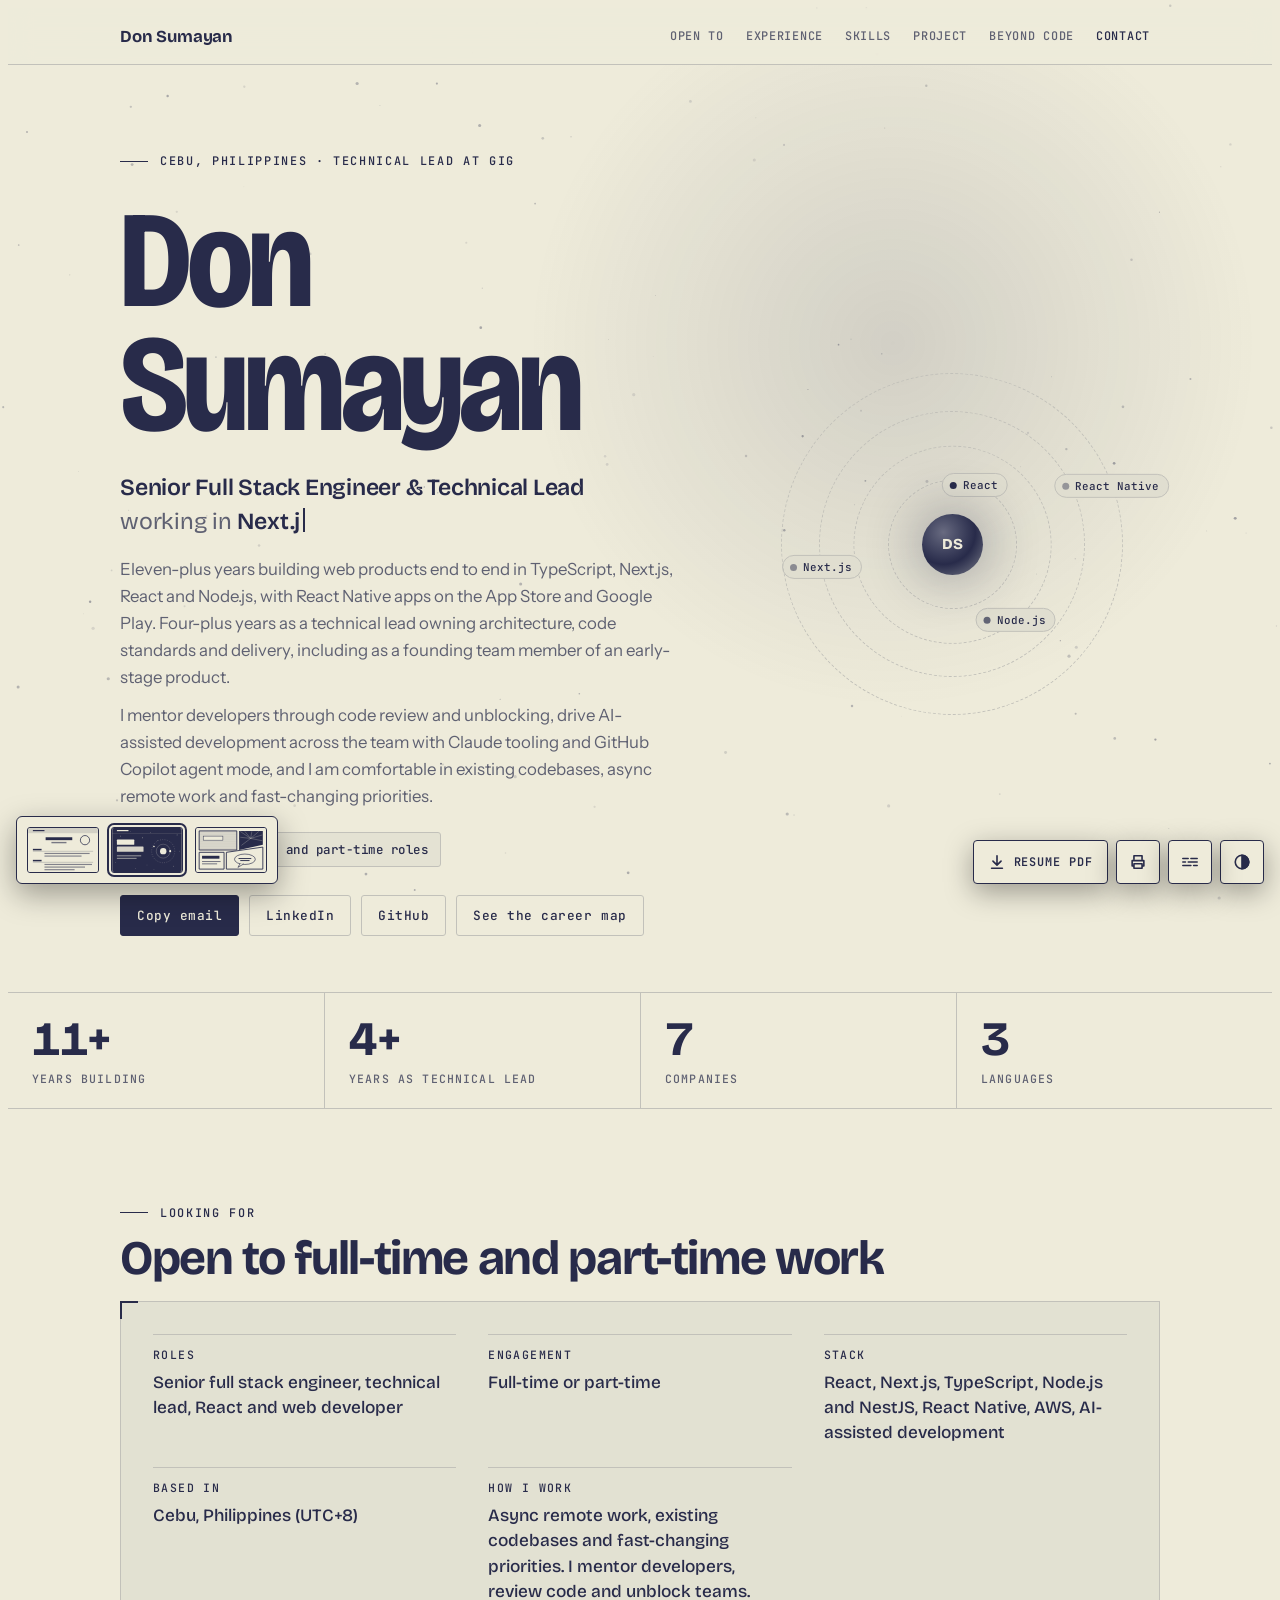
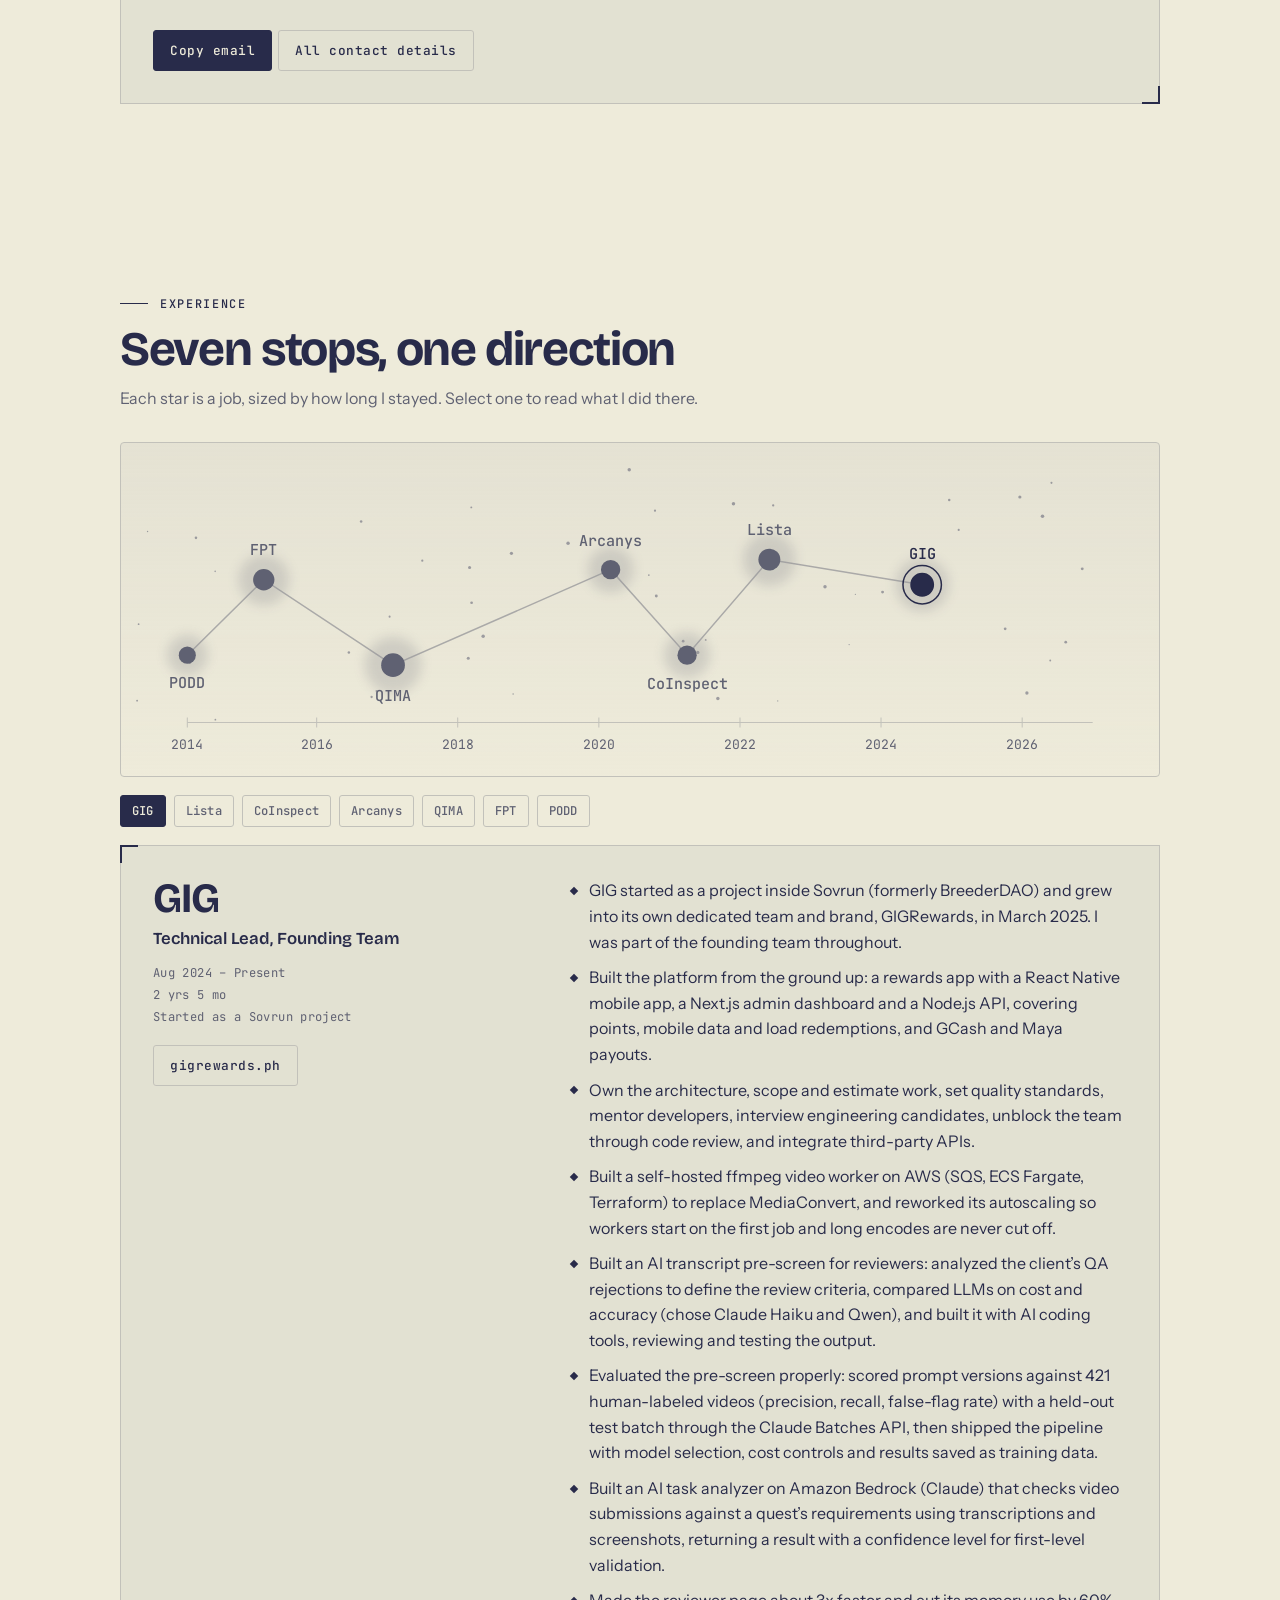
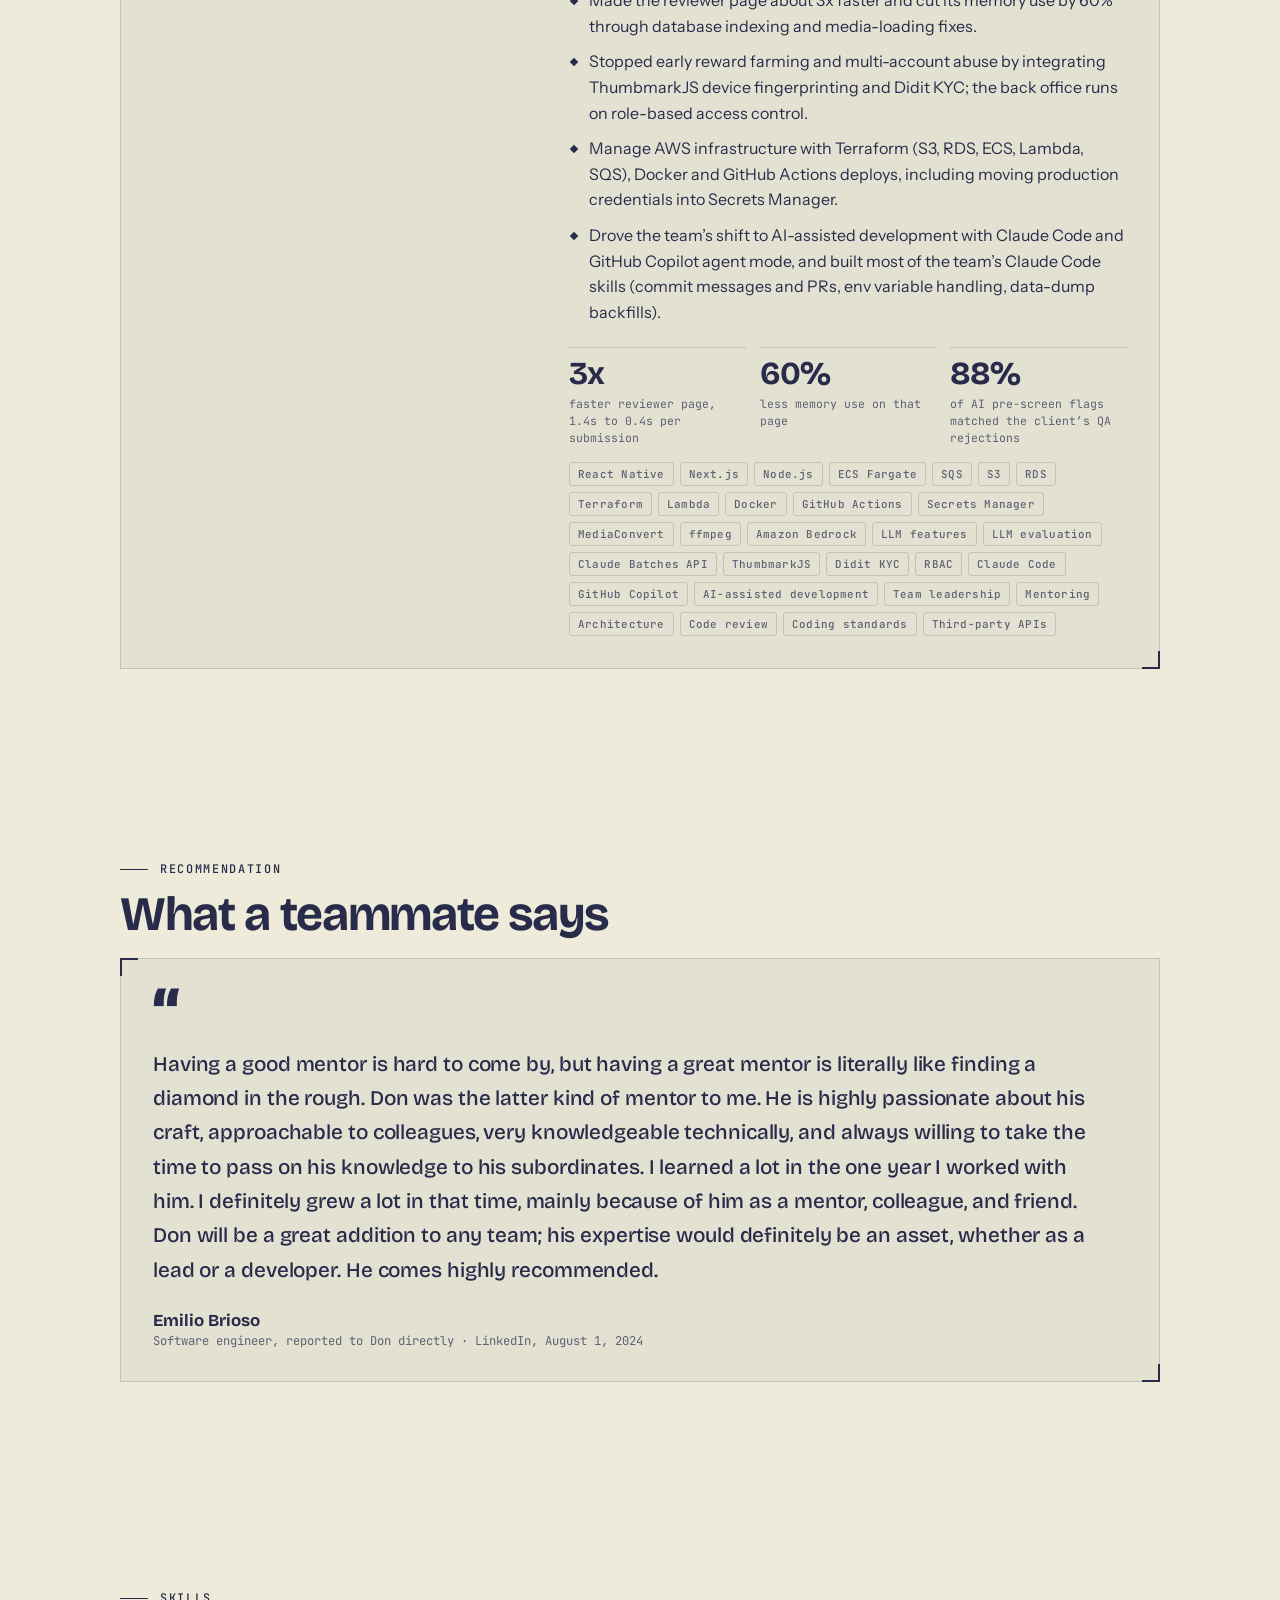
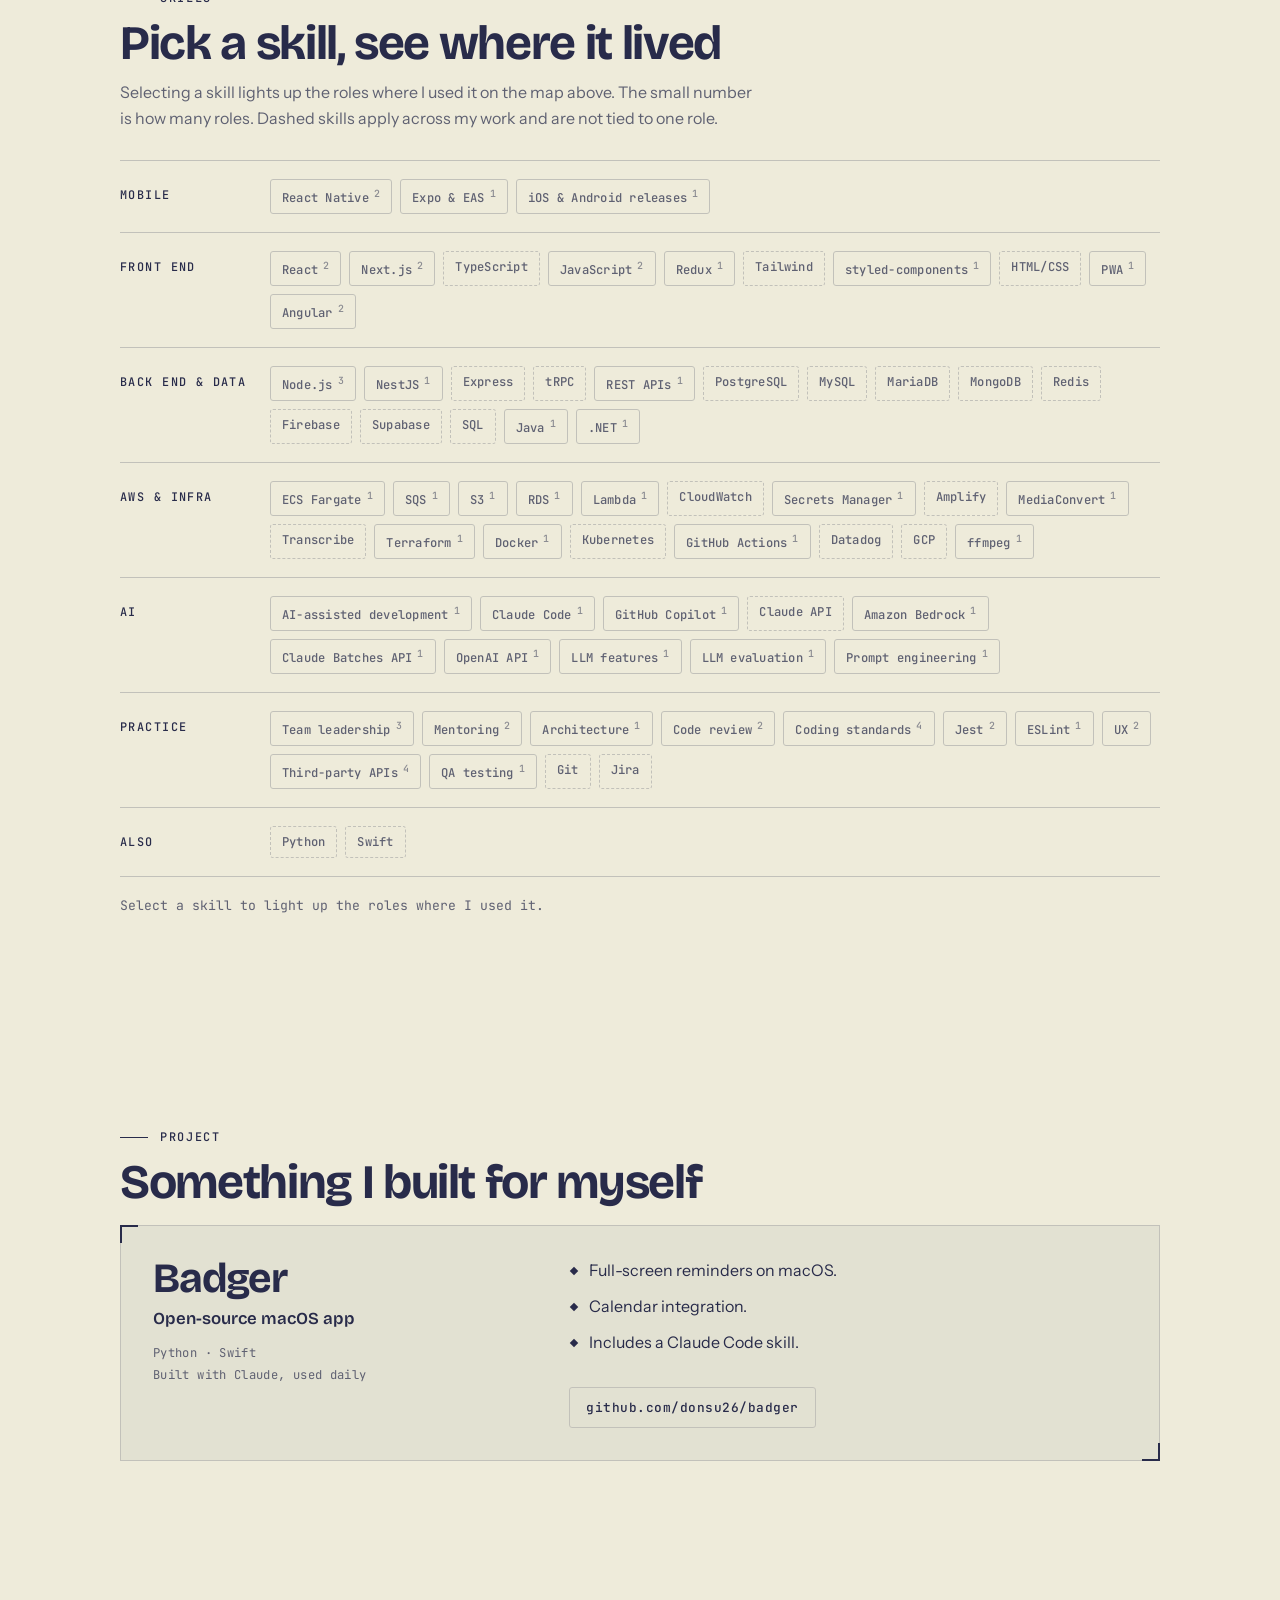
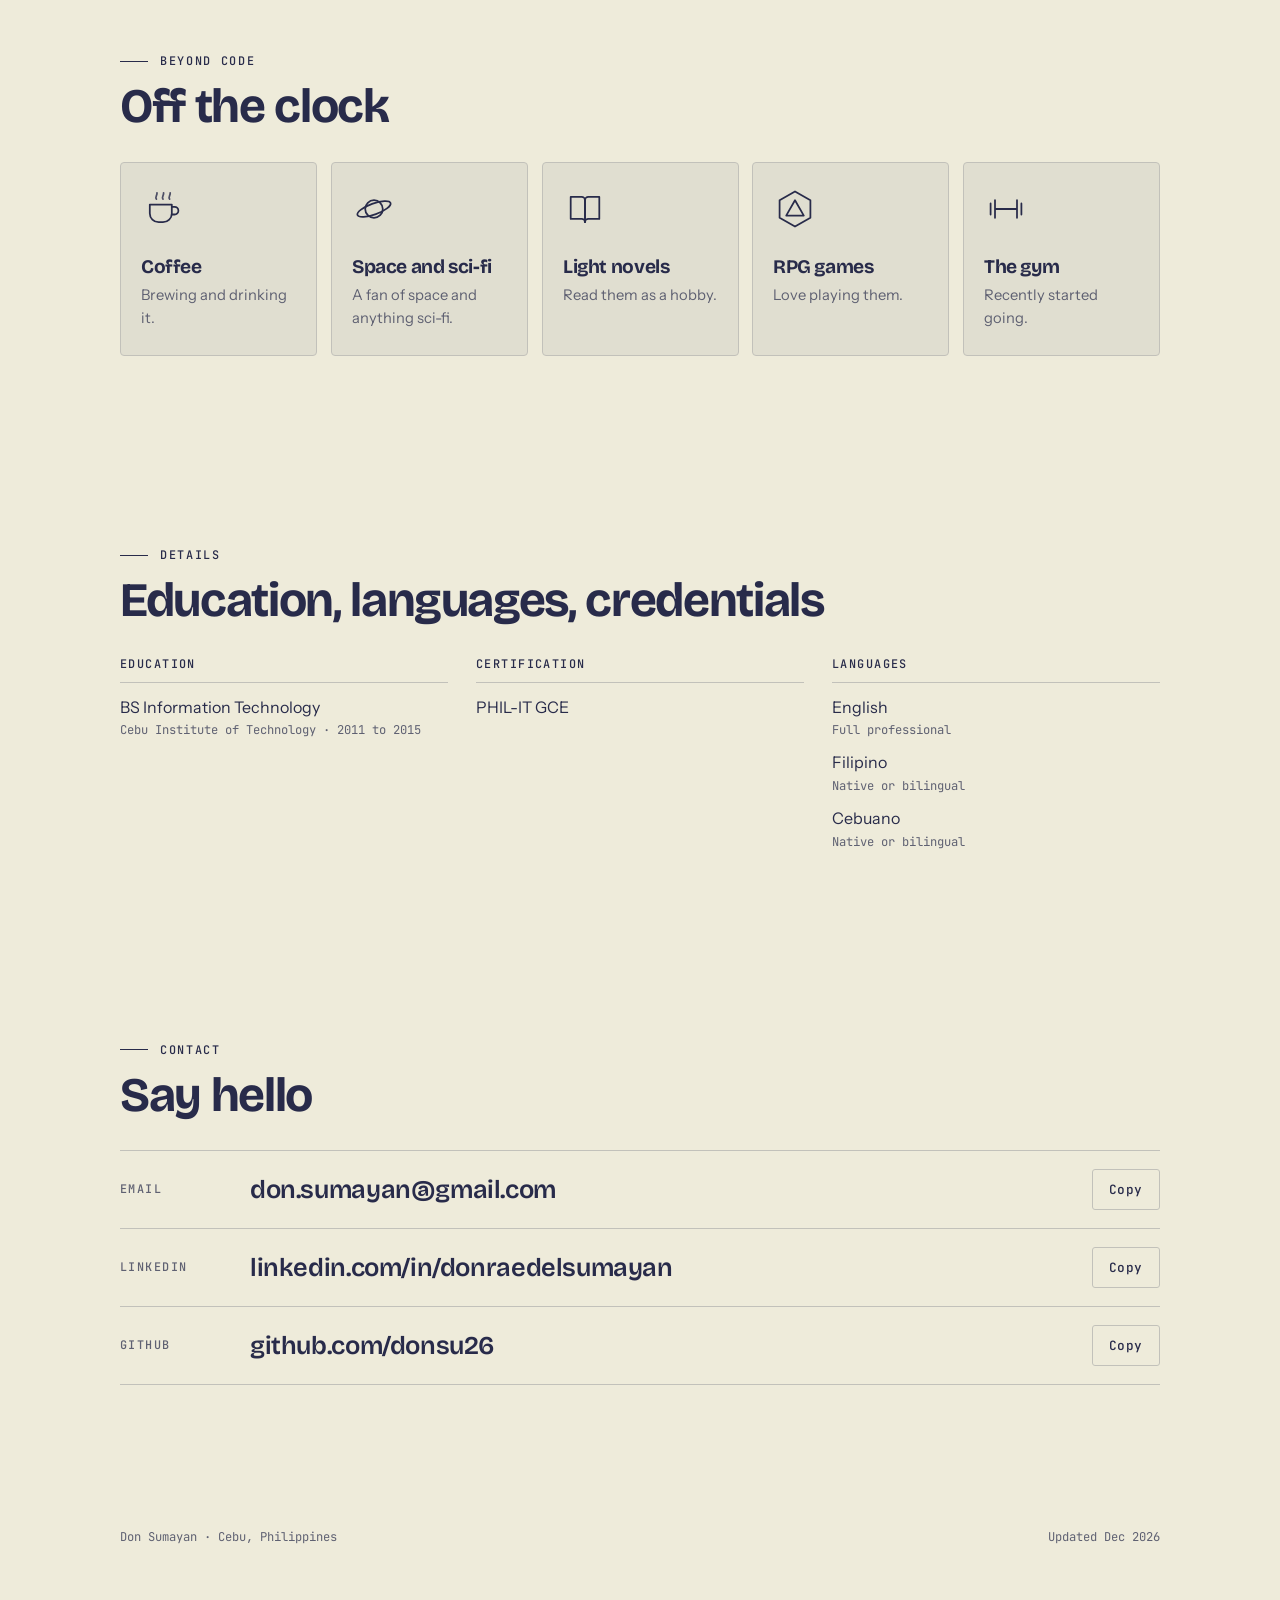
<file: starfield.html>
<!doctype html>
<html lang="en">
<head>
<link rel="stylesheet" href="style-switch.css">
<script src="style-switch.js"></script>
<link rel="icon" href="files/icons/starfield.svg" type="image/svg+xml">
<link rel="icon" href="files/icons/starfield-32.png" type="image/png" sizes="32x32">
<link rel="apple-touch-icon" href="files/icons/starfield-180.png">
<meta name="theme-color" content="#282B4A">
<meta charset="utf-8">
<meta name="viewport" content="width=device-width,initial-scale=1,viewport-fit=cover">
<meta name="description" content="Don Sumayan, senior full stack engineer and technical lead in Cebu, Philippines. Interactive resume.">
<title>Don Sumayan Resume</title>
<link rel="preconnect" href="https://fonts.googleapis.com">
<link rel="preconnect" href="https://fonts.gstatic.com" crossorigin>
<link rel="stylesheet" href="https://fonts.googleapis.com/css2?family=Bricolage+Grotesque:opsz,wdth,wght@12..96,75..100,200..800&family=Instrument+Sans:wght@400..700&family=JetBrains+Mono:wght@400;500&display=swap">
<style>
/* Layout concept: one long star chart. A fixed night sky sits behind a left-aligned editorial column, and the career is a constellation you click through. */
:root{
  --paper:#EEEBDA; --ink:#282B4A;
  --bg:var(--ink); --fg:var(--paper); --accent:var(--paper); --accent-ink:var(--ink); --star:var(--paper); --sky-a:.85;
  --bg2:color-mix(in srgb,var(--fg) 4%,var(--bg));
  --surface:color-mix(in srgb,var(--fg) 7%,var(--bg));
  --line:color-mix(in srgb,var(--fg) 22%,var(--bg));
  --muted:color-mix(in srgb,var(--fg) 72%,var(--bg));
  --violet:color-mix(in srgb,var(--fg) 45%,var(--bg));
  --glow:color-mix(in srgb,var(--fg) 14%,transparent);
  --display:'Bricolage Grotesque','Segoe UI',system-ui,sans-serif;
  --body:'Instrument Sans',system-ui,-apple-system,'Segoe UI',sans-serif;
  --mono:'JetBrains Mono',ui-monospace,Menlo,Consolas,monospace;
  color-scheme:dark;
}
@media (prefers-color-scheme: light){
  :root:not([data-theme="dark"]){
    --bg:var(--paper); --fg:var(--ink); --accent:var(--ink); --accent-ink:var(--paper); --star:var(--ink); --sky-a:.38;
    color-scheme:light;
  }
}
:root[data-theme="light"]{
  --bg:var(--paper); --fg:var(--ink); --accent:var(--ink); --accent-ink:var(--paper); --star:var(--ink); --sky-a:.38;
  color-scheme:light;
}
*{box-sizing:border-box}
html{scroll-behavior:smooth;scroll-padding-top:72px}
body{background:var(--bg);color:var(--fg);font:400 1rem/1.6 var(--body);overflow-x:hidden}
h1,h2,h3,p,ul{margin:0}
ul{padding:0;list-style:none}
button{font:inherit;color:inherit}
a{color:inherit}
:focus-visible{outline:2px solid var(--accent);outline-offset:3px}
.wrap{width:min(1120px,100%);margin-inline:auto;padding-inline:clamp(16px,4vw,40px)}
#sky{position:fixed;inset:0;width:100%;height:100%;z-index:0;pointer-events:none}
.nav,main,footer{position:relative;z-index:1}

/* nav */
.nav{position:sticky;top:env(safe-area-inset-top,0px);z-index:20;background:color-mix(in srgb,var(--bg) 78%,transparent);backdrop-filter:blur(12px);-webkit-backdrop-filter:blur(12px);border-bottom:1px solid var(--line)}
.nav .wrap{display:flex;align-items:center;gap:16px;height:56px}
.brand{font:700 1.05rem var(--display);letter-spacing:-.01em;text-decoration:none;margin-right:auto}
.links{display:flex;gap:2px}
.links a{font:500 .74rem var(--mono);letter-spacing:.06em;text-transform:uppercase;text-decoration:none;color:var(--muted);padding:8px 10px;border-radius:3px;transition:color .2s}
.links a:hover,.links a.cur{color:var(--accent)}
.theme{width:36px;height:36px;display:grid;place-items:center;background:transparent;border:1px solid var(--line);border-radius:3px;cursor:pointer;color:var(--fg)}
.theme:hover{border-color:var(--accent);color:var(--accent)}
.prog{position:absolute;left:0;bottom:-1px;height:2px;width:100%;background:var(--accent);transform:scaleX(0);transform-origin:left}
@media(max-width:720px){.links{display:none}}

/* hero */
.hero{position:relative;padding-block:clamp(36px,7vw,88px) clamp(28px,5vw,56px);background:radial-gradient(520px circle at var(--mx,70%) var(--my,30%),var(--glow),transparent 70%)}
.hero .wrap{display:grid;grid-template-columns:minmax(0,1.35fr) minmax(0,1fr);gap:clamp(24px,5vw,64px);align-items:center}
@media(max-width:860px){.hero .wrap{grid-template-columns:minmax(0,1fr)}}
.eyebrow{font:500 .74rem var(--mono);letter-spacing:.14em;text-transform:uppercase;color:var(--accent);display:flex;align-items:center;gap:12px}
.eyebrow::before{content:"";width:28px;height:1px;background:currentColor;flex:none}
.name{font-family:var(--display);font-size:clamp(3.3rem,12.5vw,8.6rem);line-height:.9;letter-spacing:-.035em;margin-block:.22em .18em;cursor:default}
.name .w{display:block;white-space:nowrap}
.name .w.b{color:var(--accent)}
.name i{font-style:normal;display:inline-block;font-variation-settings:"wght" var(--w,720),"wdth" 88;transition:font-variation-settings .25s ease;animation:rise .9s cubic-bezier(.2,.8,.2,1) backwards;animation-delay:calc(var(--i)*55ms + .1s)}
.role{font:600 clamp(1.1rem,2.3vw,1.45rem)/1.3 var(--display);letter-spacing:-.01em}
.role .sub{display:block;font-weight:400;color:var(--muted);margin-top:4px}
.typed{color:var(--accent);font-weight:600}
.caret{display:inline-block;width:2px;height:1.05em;background:var(--accent);margin-left:3px;vertical-align:-.15em;animation:blink 1s steps(1) infinite}
.lede{max-width:52ch;color:var(--muted);margin-top:20px;font-size:1.05rem}
.cta{display:flex;flex-wrap:wrap;gap:10px;margin-top:28px}
.btn{display:inline-flex;align-items:center;gap:8px;font:500 .8rem var(--mono);letter-spacing:.04em;padding:11px 16px;border-radius:3px;border:1px solid var(--line);background:transparent;cursor:pointer;text-decoration:none;transition:transform .15s,border-color .2s,background .2s}
.btn:hover{border-color:var(--accent);transform:translateY(-2px)}
.btn.pri{background:var(--accent);border-color:var(--accent);color:var(--accent-ink);font-weight:500}
.btn.pri:hover{background:color-mix(in srgb,var(--accent) 86%,var(--bg))}

/* orbit */
.sys{position:relative;width:min(100%,380px);aspect-ratio:1;margin-inline:auto;max-width:100%}
.core{position:absolute;inset:42%;border-radius:50%;display:grid;place-items:center;font:800 .95rem var(--display);color:var(--accent-ink);background:radial-gradient(circle at 35% 30%,color-mix(in srgb,var(--accent) 70%,#fff),var(--accent) 55%,color-mix(in srgb,var(--accent) 55%,var(--bg)));box-shadow:0 0 50px 8px color-mix(in srgb,var(--accent) 30%,transparent);letter-spacing:-.02em}
.ring{position:absolute;inset:calc((100% - var(--d))/2);border:1px dashed var(--line);border-radius:50%;transform:rotate(var(--r0));animation:spin var(--t) linear infinite}
.planet{position:absolute;left:50%;top:0;translate:-50% -50%;transform:rotate(calc(var(--r0)*-1));animation:unspin var(--t) linear infinite}
.planet b{display:flex;align-items:center;gap:6px;padding:4px 9px 4px 7px;border-radius:99px;background:var(--surface);border:1px solid var(--line);font:500 .68rem var(--mono);white-space:nowrap;font-weight:500}
.planet b::before{content:"";width:7px;height:7px;border-radius:50%;background:var(--c,var(--violet))}
.sys:hover .ring,.sys:hover .planet{animation-play-state:paused}

/* stats */
.stats{display:grid;grid-template-columns:repeat(4,minmax(0,1fr));border-block:1px solid var(--line);background:color-mix(in srgb,var(--bg) 60%,transparent)}
.stat{padding:22px clamp(12px,2vw,24px);border-left:1px solid var(--line)}
.stat:first-child{border-left:0}
.stat strong{display:block;font:700 clamp(2rem,4.4vw,3rem)/1 var(--display);letter-spacing:-.03em;font-variant-numeric:tabular-nums}
.stat span{display:block;margin-top:8px;font:500 .72rem var(--mono);letter-spacing:.1em;text-transform:uppercase;color:var(--muted)}
@media(max-width:620px){.stats{grid-template-columns:repeat(2,minmax(0,1fr))}.stat:nth-child(3){border-left:0}.stat:nth-child(n+3){border-top:1px solid var(--line)}}

/* sections */
.sec{padding-block:clamp(48px,8vw,96px)}
.sec h2{font:700 clamp(1.9rem,4.2vw,3rem)/1.05 var(--display);letter-spacing:-.028em;margin-top:12px;text-wrap:balance}
.sec .intro{color:var(--muted);max-width:58ch;margin-top:12px}
.pre{opacity:.55;transform:translateY(18px)}
[data-rv]{transition:opacity .7s ease,transform .7s cubic-bezier(.2,.8,.2,1)}

/* constellation */
.map{margin-top:30px;border:1px solid var(--line);border-radius:4px;background:linear-gradient(180deg,color-mix(in srgb,var(--surface) 70%,transparent),color-mix(in srgb,var(--bg) 40%,transparent));padding:clamp(4px,1.5vw,16px)}
.map svg{display:block;width:100%;height:auto;overflow:visible}
.path{fill:none;stroke:var(--violet);stroke-width:1.5;stroke-dasharray:1;stroke-dashoffset:0;opacity:.75;animation:draw 2.4s .3s ease-out backwards}
.bg-star{fill:var(--star);opacity:.4}
.axis{stroke:var(--line);stroke-width:1}
.tick{fill:var(--muted);font:400 13px var(--mono)}
.node{cursor:pointer;outline:none;transition:opacity .3s}
.node .gl{fill:var(--violet);opacity:.32;filter:url(#blur)}
.node .st{fill:var(--muted);transition:fill .25s}
.node .halo{fill:none;stroke:var(--accent);stroke-width:1.5;opacity:0;transition:opacity .3s}
.node text{fill:var(--muted);font:500 15px var(--mono);transition:fill .25s;pointer-events:none}
.node .st,.node .gl{transform-box:fill-box;transform-origin:center;animation:pop .6s cubic-bezier(.2,1.4,.4,1) backwards;animation-delay:calc(var(--i)*.22s + .3s)}
.node:hover .st,.node:focus-visible .st,.node.on .st{fill:var(--accent)}
.node:hover text,.node:focus-visible text,.node.on text{fill:var(--fg)}
.node:focus-visible .halo{opacity:1}
.node.on .halo{opacity:1}
.node.dim{opacity:.2}
.node .pulse{fill:none;stroke:var(--accent);stroke-width:1.5;transform-box:fill-box;transform-origin:center;animation:pulse 2.4s ease-out infinite}
@media(max-width:620px){.node text{display:none}.tick{font-size:20px}}

.chips{display:flex;flex-wrap:wrap;gap:8px;margin-top:18px}
.chip,.sk,.tag{font:500 .76rem var(--mono);letter-spacing:.02em;border:1px solid var(--line);background:transparent;color:var(--muted);padding:7px 11px;border-radius:3px;cursor:pointer;transition:color .2s,border-color .2s,background .2s}
.chip:hover,.sk:hover,.tag:hover{color:var(--fg);border-color:var(--accent)}
.chip[aria-pressed="true"],.sk[aria-pressed="true"],.tag[aria-pressed="true"]{background:var(--accent);border-color:var(--accent);color:var(--accent-ink)}
.sk sup{font-size:.62rem;margin-left:5px;opacity:.7}

.hud{position:relative;margin-top:18px;border:1px solid var(--line);background:color-mix(in srgb,var(--surface) 82%,transparent);padding:clamp(18px,3vw,32px)}
.hud::before,.hud::after{content:"";position:absolute;width:16px;height:16px;border:2px solid var(--accent)}
.hud::before{top:-1px;left:-1px;border-right:0;border-bottom:0}
.hud::after{bottom:-1px;right:-1px;border-left:0;border-top:0}
.detail{display:grid;grid-template-columns:minmax(0,.8fr) minmax(0,1.2fr);gap:clamp(18px,4vw,44px)}
@media(max-width:760px){.detail{grid-template-columns:minmax(0,1fr)}}
.detail.swap{animation:swap .45s cubic-bezier(.2,.8,.2,1)}
.detail h3{font:700 clamp(1.8rem,3.6vw,2.6rem)/1 var(--display);letter-spacing:-.03em;overflow-wrap:anywhere}
.detail .ttl{color:var(--accent);font:600 1.05rem var(--display);margin-top:8px}
.detail .meta{font:400 .76rem/1.8 var(--mono);color:var(--muted);margin-top:14px;letter-spacing:.03em}
.detail li{position:relative;padding-left:20px;margin-bottom:10px;min-width:0}
.detail li::before{content:"";position:absolute;left:2px;top:.62em;width:6px;height:6px;background:var(--accent);transform:rotate(45deg)}
.tags{display:flex;flex-wrap:wrap;gap:6px;margin-top:16px}
.tag{padding:4px 8px;font-size:.68rem}

.kpis{display:grid;grid-template-columns:repeat(auto-fit,minmax(130px,1fr));gap:14px;margin-top:22px}
.kpi{border-top:1px solid var(--line);padding-top:10px;min-width:0}
.kpi strong{display:block;font:700 2rem/1 var(--display);letter-spacing:-.03em;color:var(--accent)}
.kpi span{display:block;font:400 .72rem/1.45 var(--mono);color:var(--muted);margin-top:6px}
.btn.ext{margin-top:4px}

.avail{display:inline-flex;align-items:center;gap:10px;margin-top:22px;font:500 .78rem var(--mono);letter-spacing:.04em;border:1px solid var(--line);padding:8px 12px;border-radius:3px;background:color-mix(in srgb,var(--surface) 70%,transparent)}
.avail .dot{width:8px;height:8px;border-radius:50%;background:var(--accent);animation:ping 2s ease-out infinite;flex:none}
@keyframes ping{0%{box-shadow:0 0 0 0 color-mix(in srgb,var(--accent) 60%,transparent)}100%{box-shadow:0 0 0 10px transparent}}
.detail .btn.ext{margin-top:16px}
.want{display:grid;grid-template-columns:repeat(auto-fit,minmax(240px,1fr));gap:22px 32px;margin:0}
.want>div{border-top:1px solid var(--line);padding-top:12px;min-width:0}
.want dt{font:500 .72rem var(--mono);letter-spacing:.12em;text-transform:uppercase;color:var(--accent)}
.want dd{margin:8px 0 0;font:500 1.08rem/1.45 var(--display)}
.openbox .tags{margin-top:26px}
.quote{margin-inline:0}
.quote blockquote{margin:0;max-width:68ch;font:500 clamp(1.05rem,2vw,1.3rem)/1.65 var(--display);letter-spacing:-.005em}
.quote blockquote::before{content:"\201C";display:block;font:800 4.2rem/.7 var(--display);color:var(--accent);margin-bottom:10px}
.quote figcaption{margin-top:22px;display:flex;flex-direction:column;gap:2px}
.quote figcaption strong{font:700 1.05rem var(--display)}
.quote figcaption span{font:400 .76rem var(--mono);color:var(--muted)}

/* skills */
.grp{display:grid;grid-template-columns:130px minmax(0,1fr);gap:12px 20px;padding-block:18px;border-top:1px solid var(--line)}
.grp:last-of-type{border-bottom:1px solid var(--line)}
.grp h3{font:500 .74rem var(--mono);letter-spacing:.12em;text-transform:uppercase;color:var(--accent);padding-top:8px}
.grp .row{display:flex;flex-wrap:wrap;gap:8px;min-width:0}
.sk.static{cursor:default;border-style:dashed}
.sk.static:hover{color:var(--muted);border-color:var(--line)}
@media(max-width:620px){.grp{grid-template-columns:minmax(0,1fr)}.grp h3{padding-top:0}}
.note{margin-top:18px;min-height:3.2em;font:400 .82rem/1.6 var(--mono);color:var(--muted)}
.note button{background:none;border:0;color:var(--accent);cursor:pointer;text-decoration:underline;padding:0 0 0 6px;font:inherit}

/* beyond code */
.cards{display:grid;grid-template-columns:repeat(auto-fit,minmax(170px,1fr));gap:14px;margin-top:30px}
.card{position:relative;border:1px solid var(--line);background:var(--surface);padding:24px 20px;border-radius:4px;transition:transform .2s ease,border-color .2s;transform-style:preserve-3d;will-change:transform}
.card:hover{border-color:var(--accent)}
.card svg{width:44px;height:44px;color:var(--accent);fill:none;stroke:currentColor;stroke-width:1.6;stroke-linecap:round;stroke-linejoin:round;transition:transform .4s cubic-bezier(.2,1.4,.4,1)}
.card:hover svg{transform:translateY(-4px) rotate(-6deg)}
.card h3{font:700 1.2rem var(--display);letter-spacing:-.02em;margin-top:16px}
.card p{color:var(--muted);font-size:.92rem;margin-top:6px}
.steam path{stroke-dasharray:6 8;animation:steam 2.4s linear infinite;opacity:.8}
.steam path:nth-child(2){animation-delay:-.8s}
.steam path:nth-child(3){animation-delay:-1.6s}
.orbit-e{transform-origin:20px 20px;animation:spin2 12s linear infinite}

/* credentials */
.facts{display:grid;grid-template-columns:repeat(auto-fit,minmax(230px,1fr));gap:28px;margin-top:30px}
.fact h3{font:500 .74rem var(--mono);letter-spacing:.12em;text-transform:uppercase;color:var(--accent);padding-bottom:10px;border-bottom:1px solid var(--line)}
.fact p,.fact li{margin-top:12px}
.fact small{display:block;color:var(--muted);font:400 .76rem var(--mono);margin-top:2px}

/* contact */
.crow{display:grid;grid-template-columns:110px minmax(0,1fr) auto;gap:12px 20px;align-items:center;padding-block:18px;border-top:1px solid var(--line)}
.crow:last-child{border-bottom:1px solid var(--line)}
.crow dt{font:500 .74rem var(--mono);letter-spacing:.12em;text-transform:uppercase;color:var(--muted)}
.crow dd{margin:0;font:600 clamp(1.05rem,2.6vw,1.6rem) var(--display);letter-spacing:-.015em;overflow-wrap:anywhere;user-select:all}
.crow dd a{text-decoration:none}
.crow dd a:hover{color:var(--accent)}
.contact{margin-top:30px}
@media(max-width:620px){.crow{grid-template-columns:minmax(0,1fr) auto}.crow dt{grid-column:1/-1}}
footer{padding-block:32px 48px;color:var(--muted);font:400 .76rem var(--mono)}
footer .wrap{display:flex;flex-wrap:wrap;justify-content:space-between;gap:10px}

.toast{position:fixed;left:50%;bottom:calc(22px + env(safe-area-inset-bottom,0px));z-index:40;transform:translate(-50%,20px);opacity:0;background:var(--accent);color:var(--accent-ink);font:500 .78rem var(--mono);padding:10px 16px;border-radius:3px;pointer-events:none;transition:opacity .25s,transform .25s;max-width:calc(100% - 32px)}
.toast.show{opacity:1;transform:translate(-50%,0)}

@keyframes rise{from{opacity:0;transform:translateY(45%) rotate(4deg)}}
@keyframes blink{50%{opacity:0}}
@keyframes spin{from{transform:rotate(var(--r0))}to{transform:rotate(calc(var(--r0) + 360deg))}}
@keyframes unspin{from{transform:rotate(calc(var(--r0)*-1))}to{transform:rotate(calc(var(--r0)*-1 - 360deg))}}
@keyframes spin2{to{transform:rotate(360deg)}}
@keyframes draw{from{stroke-dashoffset:1}}
@keyframes pop{from{transform:scale(0);opacity:0}}
@keyframes pulse{from{transform:scale(1);opacity:.9}to{transform:scale(2.6);opacity:0}}
@keyframes swap{from{opacity:0;transform:translateY(10px)}}
@keyframes steam{to{stroke-dashoffset:-28}}
@media (prefers-reduced-motion: reduce){
  *,*::before,*::after{animation:none!important;transition:none!important}
  html{scroll-behavior:auto}
  .pre{opacity:1;transform:none}
}

/* style switcher */
.dlfix{position:fixed;right:120px;bottom:calc(16px + env(safe-area-inset-bottom,0px));z-index:60;height:44px;padding:0 14px;display:flex;align-items:center;gap:8px;border:1px solid var(--fg);border-radius:4px;background:var(--bg);color:var(--fg);box-shadow:0 8px 28px rgba(0,0,0,.35);text-decoration:none;font:600 .74rem var(--mono);letter-spacing:.08em;text-transform:uppercase;cursor:pointer}
.dlfix:hover{background:color-mix(in srgb,var(--fg) 12%,var(--bg));color:var(--fg);opacity:1;text-decoration:none}
@media(max-width:480px){.dlfix .dllbl{display:none}.dlfix{padding:0;width:44px;justify-content:center}}
@media print{.dlfix{display:none}}
html,body{max-width:100%;overflow-x:hidden}
.printfix{position:fixed;right:68px;bottom:calc(16px + env(safe-area-inset-bottom,0px));z-index:60;width:44px;height:44px;padding:0;display:flex;align-items:center;justify-content:center;box-sizing:border-box;border:1px solid var(--fg);border-radius:4px;background:var(--bg);color:var(--fg);box-shadow:0 8px 28px rgba(0,0,0,.35);cursor:pointer}
.printfix:hover{background:color-mix(in srgb,var(--fg) 12%,var(--bg))}
@media print{.printfix{display:none}}
.themefix{position:fixed;right:16px;bottom:calc(16px + env(safe-area-inset-bottom,0px));z-index:60;width:44px;height:44px;padding:0;display:flex;align-items:center;justify-content:center;border:1px solid var(--fg);border-radius:4px;background:var(--bg);color:var(--fg);box-shadow:0 8px 28px rgba(0,0,0,.35);cursor:pointer}
.themefix:hover{background:color-mix(in srgb,var(--fg) 12%,var(--bg));color:var(--fg)}
@media print{.themefix{display:none}}
</style>

<canvas id="sky" aria-hidden="true"></canvas>

<header class="nav">
  <div class="wrap">
    <a class="brand" href="#top">Don Sumayan</a>
    <nav class="links" aria-label="Sections">
      <a href="#open">Open to</a>
      <a href="#experience">Experience</a>
      <a href="#skills">Skills</a>
      <a href="#projects">Project</a>
      <a href="#beyond">Beyond code</a>
      <a href="#contact">Contact</a>
    </nav>
  </div>
  <div class="prog" id="prog"></div>
</header>

<main id="top">
  <section class="hero" id="hero">
    <div class="wrap">
      <div>
        <p class="eyebrow">Cebu, Philippines · Technical Lead at GIG</p>
        <h1 class="name" id="name" aria-label="Don Sumayan">
          <span class="w" aria-hidden="true"><i style="--i:0">D</i><i style="--i:1">o</i><i style="--i:2">n</i></span>
          <span class="w b" aria-hidden="true"><i style="--i:3">S</i><i style="--i:4">u</i><i style="--i:5">m</i><i style="--i:6">a</i><i style="--i:7">y</i><i style="--i:8">a</i><i style="--i:9">n</i></span>
        </h1>
        <p class="role">Senior Full Stack Engineer &amp; Technical Lead
          <span class="sub">working in <span class="typed" id="typed">React</span><span class="caret" aria-hidden="true"></span></span>
        </p>
        <p class="lede">Eleven-plus years building web products end to end in TypeScript, Next.js, React and Node.js, with React Native apps on the App Store and Google Play. Four-plus years as a technical lead owning architecture, code standards and delivery, including as a founding team member of an early-stage product.</p>
        <p class="lede" style="margin-top:12px">I mentor developers through code review and unblocking, drive AI-assisted development across the team with Claude tooling and GitHub Copilot agent mode, and I am comfortable in existing codebases, async remote work and fast-changing priorities.</p>
        <p class="avail"><span class="dot" aria-hidden="true"></span>Open to full-time and part-time roles</p>
        <div class="cta">
          <button class="btn pri" type="button" data-copy="don.sumayan@gmail.com" data-what="Email">Copy email</button>
          <a class="btn" href="https://www.linkedin.com/in/donraedelsumayan" target="_blank" rel="noopener">LinkedIn</a>
          <a class="btn" href="https://github.com/donsu26" target="_blank" rel="noopener">GitHub</a>
          <a class="btn" href="#experience">See the career map</a>
        </div>
      </div>
      <div class="sys" aria-label="Main tools in orbit: React, Node.js, Next.js, React Native" role="img">
        <div class="ring" style="--d:34%;--t:24s;--r0:20deg"><div class="planet" style="--t:24s;--r0:20deg;--c:var(--accent)"><b>React</b></div></div>
        <div class="ring" style="--d:52%;--t:34s;--r0:140deg"><div class="planet" style="--t:34s;--r0:140deg;--c:color-mix(in srgb,var(--accent) 70%,var(--bg))"><b>Node.js</b></div></div>
        <div class="ring" style="--d:70%;--t:46s;--r0:260deg"><div class="planet" style="--t:46s;--r0:260deg;--c:color-mix(in srgb,var(--accent) 50%,var(--bg))"><b>Next.js</b></div></div>
        <div class="ring" style="--d:90%;--t:60s;--r0:70deg"><div class="planet" style="--t:60s;--r0:70deg;--c:var(--violet)"><b>React Native</b></div></div>
        <div class="core">DS</div>
      </div>
    </div>
  </section>

  <div class="stats" id="stats">
    <div class="stat"><strong data-n="11" data-suf="+" id="yrs">11+</strong><span>Years building</span></div>
    <div class="stat"><strong data-n="4" data-suf="+" id="lead">4+</strong><span>Years as technical lead</span></div>
    <div class="stat"><strong data-n="7">7</strong><span>Companies</span></div>
    <div class="stat"><strong data-n="3">3</strong><span>Languages</span></div>
  </div>

  <section class="sec" id="open">
    <div class="wrap">
      <p class="eyebrow" data-rv>Looking for</p>
      <h2 data-rv>Open to full-time and part-time work</h2>
      <div class="hud openbox" data-rv>
        <dl class="want">
          <div><dt>Roles</dt><dd>Senior full stack engineer, technical lead, React and web developer</dd></div>
          <div><dt>Engagement</dt><dd>Full-time or part-time</dd></div>
          <div><dt>Stack</dt><dd>React, Next.js, TypeScript, Node.js and NestJS, React Native, AWS, AI-assisted development</dd></div>
          <div><dt>Based in</dt><dd>Cebu, Philippines (UTC+8)</dd></div>
          <div><dt>How I work</dt><dd>Async remote work, existing codebases and fast-changing priorities. I mentor developers, review code and unblock teams.</dd></div>
        </dl>
        <div class="tags">
          <button class="btn pri" type="button" data-copy="don.sumayan@gmail.com" data-what="Email">Copy email</button>
          <a class="btn" href="#contact">All contact details</a>
        </div>
      </div>
    </div>
  </section>

  <section class="sec" id="experience">
    <div class="wrap">
      <p class="eyebrow" data-rv>Experience</p>
      <h2 data-rv>Seven stops, one direction</h2>
      <p class="intro" data-rv>Each star is a job, sized by how long I stayed. Select one to read what I did there.</p>
      <div class="map" data-rv><svg id="svg" viewBox="0 0 1000 300" role="group" aria-label="Career constellation, 2014 to now"></svg></div>
      <div class="chips" id="chips" role="group" aria-label="Choose a role" data-rv></div>
      <div class="hud" data-rv><div class="detail" id="detail" aria-live="polite"></div></div>
    </div>
  </section>

  <section class="sec" id="voices">
    <div class="wrap">
      <p class="eyebrow" data-rv>Recommendation</p>
      <h2 data-rv>What a teammate says</h2>
      <figure class="hud quote" data-rv>
        <blockquote>Having a good mentor is hard to come by, but having a great mentor is literally like finding a diamond in the rough. Don was the latter kind of mentor to me. He is highly passionate about his craft, approachable to colleagues, very knowledgeable technically, and always willing to take the time to pass on his knowledge to his subordinates. I learned a lot in the one year I worked with him. I definitely grew a lot in that time, mainly because of him as a mentor, colleague, and friend. Don will be a great addition to any team; his expertise would definitely be an asset, whether as a lead or a developer. He comes highly recommended.</blockquote>
        <figcaption><strong>Emilio Brioso</strong><span>Software engineer, reported to Don directly · LinkedIn, August 1, 2024</span></figcaption>
      </figure>
    </div>
  </section>

  <section class="sec" id="skills">
    <div class="wrap">
      <p class="eyebrow" data-rv>Skills</p>
      <h2 data-rv>Pick a skill, see where it lived</h2>
      <p class="intro" data-rv>Selecting a skill lights up the roles where I used it on the map above. The small number is how many roles. Dashed skills apply across my work and are not tied to one role.</p>
      <div id="groups" style="margin-top:28px" data-rv></div>
      <p class="note" id="skillnote" aria-live="polite"></p>
    </div>
  </section>

  <section class="sec" id="projects">
    <div class="wrap">
      <p class="eyebrow" data-rv>Project</p>
      <h2 data-rv>Something I built for myself</h2>
      <div class="hud" data-rv>
        <div class="detail">
          <div><h3>Badger</h3><p class="ttl">Open-source macOS app</p><p class="meta">Python · Swift<br>Built with Claude, used daily</p></div>
          <div>
            <ul><li>Full-screen reminders on macOS.</li><li>Calendar integration.</li><li>Includes a Claude Code skill.</li></ul>
            <div class="tags"><a class="btn ext" href="https://github.com/donsu26/badger" target="_blank" rel="noopener">github.com/donsu26/badger</a></div>
          </div>
        </div>
      </div>
    </div>
  </section>

  <section class="sec" id="beyond">
    <div class="wrap">
      <p class="eyebrow" data-rv>Beyond code</p>
      <h2 data-rv>Off the clock</h2>
      <div class="cards" data-rv>
        <article class="card">
          <svg viewBox="0 0 40 40" aria-hidden="true"><g class="steam"><path d="M14 11c-2-2 2-4 0-7"/><path d="M20 11c-2-2 2-4 0-7"/><path d="M26 11c-2-2 2-4 0-7"/></g><path d="M8 16h20v8a8 8 0 0 1-8 8h-4a8 8 0 0 1-8-8z"/><path d="M28 18h2.5a3.5 3.5 0 0 1 0 7H28"/></svg>
          <h3>Coffee</h3><p>Brewing and drinking it.</p>
        </article>
        <article class="card">
          <svg viewBox="0 0 40 40" aria-hidden="true"><circle cx="20" cy="20" r="8"/><g class="orbit-e"><ellipse cx="20" cy="20" rx="16" ry="5" transform="rotate(-20 20 20)"/></g></svg>
          <h3>Space and sci-fi</h3><p>A fan of space and anything sci-fi.</p>
        </article>
        <article class="card">
          <svg viewBox="0 0 40 40" aria-hidden="true"><path d="M7 9h10a3 3 0 0 1 3 3v20a3 3 0 0 0-3-3H7z"/><path d="M33 9H23a3 3 0 0 0-3 3v20a3 3 0 0 1 3-3h10z"/></svg>
          <h3>Light novels</h3><p>Read them as a hobby.</p>
        </article>
        <article class="card">
          <svg viewBox="0 0 40 40" aria-hidden="true"><path d="M20 4l14 8v16l-14 8L6 28V12z"/><path d="M20 12l8 14H12z"/></svg>
          <h3>RPG games</h3><p>Love playing them.</p>
        </article>
        <article class="card">
          <svg viewBox="0 0 40 40" aria-hidden="true"><path d="M6 15v10M10 12v16M30 12v16M34 15v10M10 20h20"/></svg>
          <h3>The gym</h3><p>Recently started going.</p>
        </article>
      </div>
    </div>
  </section>

  <section class="sec" id="details">
    <div class="wrap">
      <p class="eyebrow" data-rv>Details</p>
      <h2 data-rv>Education, languages, credentials</h2>
      <div class="facts" data-rv>
        <div class="fact"><h3>Education</h3><p>BS Information Technology<small>Cebu Institute of Technology · 2011 to 2015</small></p></div>
        <div class="fact"><h3>Certification</h3><p>PHIL-IT GCE</p></div>
        <div class="fact"><h3>Languages</h3>
          <ul><li>English<small>Full professional</small></li><li>Filipino<small>Native or bilingual</small></li><li>Cebuano<small>Native or bilingual</small></li></ul>
        </div>
      </div>
    </div>
  </section>

  <section class="sec" id="contact">
    <div class="wrap">
      <p class="eyebrow" data-rv>Contact</p>
      <h2 data-rv>Say hello</h2>
      <dl class="contact" data-rv>
        <div class="crow"><dt>Email</dt><dd id="v-email">don.sumayan@gmail.com</dd><button class="btn" type="button" data-copy="don.sumayan@gmail.com" data-what="Email" data-target="v-email">Copy</button></div>
        <div class="crow"><dt>LinkedIn</dt><dd id="v-li"><a href="https://www.linkedin.com/in/donraedelsumayan" target="_blank" rel="noopener">linkedin.com/in/donraedelsumayan</a></dd><button class="btn" type="button" data-copy="https://www.linkedin.com/in/donraedelsumayan" data-what="Link" data-target="v-li">Copy</button></div>
        <div class="crow"><dt>GitHub</dt><dd id="v-gh"><a href="https://github.com/donsu26" target="_blank" rel="noopener">github.com/donsu26</a></dd><button class="btn" type="button" data-copy="https://github.com/donsu26" data-what="Link" data-target="v-gh">Copy</button></div>
      </dl>
    </div>
  </section>
</main>

<footer><div class="wrap"><span>Don Sumayan · Cebu, Philippines</span><span id="stamp"></span></div></footer>
<nav class="styleswitch" aria-label="Choose a style"><a class="sw" aria-label="Classic style" href="index.html?style=classic" data-style="classic" title="Switch to the Classic style"><span class="win"><svg viewBox="0 0 120 76" aria-hidden="true"><rect width="120" height="76" fill="#EEEBDA"/><rect width="120" height="9" fill="#282B4A" opacity=".14"/><rect x="8" y="3.5" width="20" height="2" fill="#282B4A"/><rect x="30" y="16" width="46" height="5" fill="#282B4A"/><rect x="40" y="24" width="26" height="2.4" fill="#282B4A" opacity=".6"/><circle cx="98" cy="21" r="8" fill="none" stroke="#282B4A" stroke-width="1.3"/><rect x="8" y="36" width="15" height="2.6" fill="#282B4A"/><rect x="8" y="39.6" width="104" height=".7" fill="#282B4A" opacity=".5"/><rect x="28" y="43" width="78" height="2" fill="#282B4A" opacity=".55"/><rect x="28" y="47.5" width="64" height="2" fill="#282B4A" opacity=".55"/><rect x="8" y="55" width="15" height="2.6" fill="#282B4A"/><rect x="8" y="58.6" width="104" height=".7" fill="#282B4A" opacity=".5"/><rect x="28" y="62" width="82" height="2" fill="#282B4A" opacity=".55"/><rect x="28" y="66.5" width="70" height="2" fill="#282B4A" opacity=".55"/><rect x="28" y="71" width="52" height="2" fill="#282B4A" opacity=".55"/></svg></span></a><a class="sw" aria-label="Starfield style" aria-current="page" title="You are viewing this style"><span class="win"><svg viewBox="0 0 120 76" aria-hidden="true"><rect width="120" height="76" fill="#282B4A"/><circle cx="14" cy="14" r="0.7" fill="#EEEBDA" opacity="0.8"/><circle cx="31" cy="6" r="0.5" fill="#EEEBDA" opacity="0.6"/><circle cx="52" cy="17" r="0.8" fill="#EEEBDA" opacity="0.9"/><circle cx="66" cy="8" r="0.5" fill="#EEEBDA" opacity="0.6"/><circle cx="78" cy="22" r="0.6" fill="#EEEBDA" opacity="0.7"/><circle cx="112" cy="12" r="0.7" fill="#EEEBDA" opacity="0.8"/><circle cx="106" cy="66" r="0.6" fill="#EEEBDA" opacity="0.7"/><circle cx="60" cy="64" r="0.5" fill="#EEEBDA" opacity="0.5"/><circle cx="6" cy="60" r="0.6" fill="#EEEBDA" opacity="0.6"/><circle cx="72" cy="72" r="0.5" fill="#EEEBDA" opacity="0.6"/><circle cx="116" cy="40" r="0.5" fill="#EEEBDA" opacity="0.5"/><circle cx="40" cy="70" r="0.6" fill="#EEEBDA" opacity="0.6"/><rect y="9" width="120" height=".6" fill="#EEEBDA" opacity=".3"/><rect x="8" y="3.5" width="20" height="2" fill="#EEEBDA"/><rect x="8" y="20" width="30" height="9" rx="1" fill="#EEEBDA"/><rect x="8" y="32" width="46" height="9" rx="1" fill="#EEEBDA" opacity=".88"/><rect x="8" y="47" width="42" height="2" fill="#EEEBDA" opacity=".5"/><rect x="8" y="51.5" width="34" height="2" fill="#EEEBDA" opacity=".5"/><circle cx="88" cy="40" r="20" fill="none" stroke="#EEEBDA" stroke-opacity=".35" stroke-dasharray="1.5 2.5"/><circle cx="88" cy="40" r="12" fill="none" stroke="#EEEBDA" stroke-opacity=".35"/><circle cx="88" cy="40" r="5.5" fill="#EEEBDA"/><circle cx="100" cy="40" r="1.8" fill="#EEEBDA"/><circle cx="72" cy="32" r="1.4" fill="#EEEBDA"/></svg></span></a><a class="sw" aria-label="Manga style" href="manga.html" data-style="manga" title="Switch to the Manga style"><span class="win"><svg viewBox="0 0 120 76" aria-hidden="true"><defs><pattern id="ssTone" width="3" height="3" patternUnits="userSpaceOnUse"><circle cx="1.5" cy="1.5" r=".65" fill="#282B4A"/></pattern></defs><rect width="120" height="76" fill="#EEEBDA"/><path d="M5 5H70V38H5Z" fill="url(#ssTone)" stroke="#282B4A" stroke-width="1.5"/><rect x="12" y="14" width="34" height="7" fill="#EEEBDA" stroke="#282B4A" stroke-width=".8"/><path d="M74 5H115V29L74 38Z" fill="#282B4A"/><path d="M94 18L76 6" stroke="#EEEBDA" stroke-width=".6" opacity=".7"/><path d="M94 18L84 6" stroke="#EEEBDA" stroke-width=".6" opacity=".7"/><path d="M94 18L96 6" stroke="#EEEBDA" stroke-width=".6" opacity=".7"/><path d="M94 18L108 6" stroke="#EEEBDA" stroke-width=".6" opacity=".7"/><path d="M94 18L114 12" stroke="#EEEBDA" stroke-width=".6" opacity=".7"/><path d="M94 18L114 22" stroke="#EEEBDA" stroke-width=".6" opacity=".7"/><path d="M94 18L78 30" stroke="#EEEBDA" stroke-width=".6" opacity=".7"/><path d="M94 18L76 16" stroke="#EEEBDA" stroke-width=".6" opacity=".7"/><path d="M5 42H48V71H5Z" fill="#EEEBDA" stroke="#282B4A" stroke-width="1.5"/><rect x="10" y="48" width="30" height="5" fill="#282B4A"/><rect x="10" y="57" width="32" height="1.8" fill="#282B4A" opacity=".6"/><rect x="10" y="61" width="26" height="1.8" fill="#282B4A" opacity=".6"/><path d="M52 42L115 33V71H52Z" fill="#EEEBDA" stroke="#282B4A" stroke-width="1.5"/><ellipse cx="84" cy="54" rx="18" ry="9" fill="#EEEBDA" stroke="#282B4A" stroke-width="1.1"/><path d="M76 61L72 68L82 62" fill="#EEEBDA" stroke="#282B4A" stroke-width="1.1"/><rect x="73" y="52" width="22" height="1.6" fill="#282B4A"/><rect x="76" y="55.5" width="16" height="1.6" fill="#282B4A"/></svg></span></a></nav>
<a class="dlfix" href="files/Don_Sumayan_Resume.pdf" download="Don_Sumayan_Resume.pdf" title="Download my resume (PDF)" aria-label="Download my resume as a PDF"><svg width="18" height="18" viewBox="0 0 20 20" fill="none" stroke="currentColor" stroke-width="1.8" stroke-linecap="round" stroke-linejoin="round" aria-hidden="true"><path d="M10 3v10M5.5 9 10 13.5 14.5 9M4 17h12"/></svg><span class="dllbl">Resume PDF</span></a>
<button class="printfix" id="printBtn" type="button" title="Print my resume" aria-label="Print my resume"><svg width="18" height="18" viewBox="0 0 20 20" fill="none" stroke="currentColor" stroke-width="1.8" stroke-linecap="round" stroke-linejoin="round" aria-hidden="true"><path d="M5.5 7V3h9v4M5.5 14.5h-2v-6h13v6h-2M5.5 12h9v5h-9z"/></svg></button>
<button class="fxfix" id="fxToggle" type="button" aria-pressed="false" title="Turn glitch and flashing effects off" aria-label="Glitch effects are on. Turn them off"><svg width="18" height="18" viewBox="0 0 20 20" fill="none" stroke="currentColor" stroke-width="1.7" stroke-linecap="round" aria-hidden="true"><path d="M2 6h6M11 6h7M2 10h3M8 10h10M2 14h9M14 14h4"/><path class="fxslash" d="M3 3l14 14"/></svg></button>
<button class="themefix" id="theme" type="button" aria-label="Switch colour theme" title="Switch colour theme">
      <svg width="18" height="18" viewBox="0 0 20 20" fill="none" stroke="currentColor" stroke-width="1.8" aria-hidden="true"><circle cx="10" cy="10" r="7.5"/><path d="M10 2.5a7.5 7.5 0 0 1 0 15z" fill="currentColor"/></svg>
    </button>
<div class="toast" id="toast" role="status" aria-live="polite"></div>

<script>
(function(){
  var reduce = matchMedia('(prefers-reduced-motion: reduce)').matches;
  var $ = function(s,r){return (r||document).querySelector(s)};
  var $$ = function(s,r){return Array.prototype.slice.call((r||document).querySelectorAll(s))};
  var NOW = new Date();
  var MN = ['Jan','Feb','Mar','Apr','May','Jun','Jul','Aug','Sep','Oct','Nov','Dec'];
  function ym(s){var p=s.split('-');return +p[0]*12+(+p[1]-1)}
  var nowM = NOW.getFullYear()*12+NOW.getMonth();
  function lab(s){var p=s.split('-');return MN[+p[1]-1]+' '+p[0]}
  function dur(m){var y=Math.floor(m/12),r=m%12,o=[];if(y)o.push(y+(y>1?' yrs':' yr'));if(r)o.push(r+' mo');return o.join(' ')||'1 mo'}

  var ROLES = [
    {id:'podd',co:'PODD',short:'PODD',title:'Trainee',start:'2014-03',end:'2014-09',where:'Philippines',y:195,
     pts:['Ran test cases for a mobile application, first black box testing and later white box testing.','Joined a trainee team building several mobile app games, as tester first and then as a developer.'],
     tags:['QA testing']},
    {id:'fpt',co:'FPT Software',short:'FPT',title:'Software Development Engineer',start:'2015-04',end:'2017-02',where:'Cebu, Philippines',y:120,
     pts:['Built apps in Angular, Java and .NET.','Worked on a large Japanese delivery app in Java.','Worked on an AR app for smart glasses.'],
     tags:['Angular','Java','.NET']},
    {id:'qima',co:'QIMA',short:'QIMA',title:'Web Developer',start:'2017-02',end:'2020-02',where:'Cebu IT Park, Lahug, Cebu City',y:205,
     pts:['Built and maintained quality management software used by in-house quality inspection specialists, integrating several third-party APIs.','Led a small team of front end developers.','Created the team’s coding standards.','Built an offline-first Progressive Web App with Angular.'],
     tags:['Angular','PWA','JavaScript','Team leadership','Coding standards','Third-party APIs']},
    {id:'arcanys',co:'Arcanys (XLR8 Ventures)',short:'Arcanys',title:'Web Software Developer',start:'2020-03',end:'2021-04',where:'Cebu, Philippines',y:110,
     pts:['Worked on tools for a house fabrication system, mainly JavaScript command line tooling.','Wrote Node.js CLI tools that extract precise house-component measurements from industry-standard PDFs.'],
     tags:['JavaScript','Node.js']},
    {id:'coinspect',co:'Therma (CoInspect PH)',short:'CoInspect',title:'Senior Software Engineer',start:'2021-04',end:'2022-05',where:'Cebu, Philippines',y:195,
     pts:['Built and maintained React and Node.js features for an energy management system, on a custom Node backend.','Optimized existing UI screens and introduced coding standards.','Built reusable React components with styled-components and Redux/Redux Thunk, tested with Jest.','Integrated several third-party APIs.'],
     tags:['React','Node.js','Redux','styled-components','Jest','UX','Coding standards','Third-party APIs']},
    {id:'lista',co:'Lista Bookkeeping App Inc.',short:'Lista',title:'Front End Technical Lead',start:'2022-06',end:'2024-08',where:'',url:'https://www.lista.com.ph/',y:100,
     pts:['Led and mentored the team building the React Native (Expo managed) mobile apps, live on the App Store and Google Play, and the Next.js web app on a NestJS back end.','Spearheaded the rewrite of the legacy React Native app into a more scalable, performant codebase, and led front end work on new features.','Kept the team unblocked with technical direction so they could stay focused on delivery.','Raised code quality through regular code reviews, enforced standards and automated checks (ESLint, Jest).','Worked with the product team to turn requirements and UI/UX into engineering tasks with proper estimates.','Directed the team building prompts and integrations for the OpenAI-powered company AI Assistant.','Implemented and integrated multiple third-party REST APIs.'],
     tags:['React','React Native','Expo & EAS','iOS & Android releases','Next.js','NestJS','REST APIs','Team leadership','Mentoring','Code review','Coding standards','ESLint','Jest','UX','OpenAI API','Prompt engineering','Third-party APIs']},
    {id:'gig',co:'GIG',short:'GIG',title:'Technical Lead, Founding Team',start:'2024-08',end:null,where:'Started as a Sovrun project',url:'https://gigrewards.ph/',y:125,
     pts:['GIG started as a project inside Sovrun (formerly BreederDAO) and grew into its own dedicated team and brand, GIGRewards, in March 2025. I was part of the founding team throughout.','Built the platform from the ground up: a rewards app with a React Native mobile app, a Next.js admin dashboard and a Node.js API, covering points, mobile data and load redemptions, and GCash and Maya payouts.','Own the architecture, scope and estimate work, set quality standards, mentor developers, interview engineering candidates, unblock the team through code review, and integrate third-party APIs.','Built a self-hosted ffmpeg video worker on AWS (SQS, ECS Fargate, Terraform) to replace MediaConvert, and reworked its autoscaling so workers start on the first job and long encodes are never cut off.','Built an AI transcript pre-screen for reviewers: analyzed the client’s QA rejections to define the review criteria, compared LLMs on cost and accuracy (chose Claude Haiku and Qwen), and built it with AI coding tools, reviewing and testing the output.','Evaluated the pre-screen properly: scored prompt versions against 421 human-labeled videos (precision, recall, false-flag rate) with a held-out test batch through the Claude Batches API, then shipped the pipeline with model selection, cost controls and results saved as training data.','Built an AI task analyzer on Amazon Bedrock (Claude) that checks video submissions against a quest’s requirements using transcriptions and screenshots, returning a result with a confidence level for first-level validation.','Made the reviewer page about 3x faster and cut its memory use by 60% through database indexing and media-loading fixes.','Stopped early reward farming and multi-account abuse by integrating ThumbmarkJS device fingerprinting and Didit KYC; the back office runs on role-based access control.','Manage AWS infrastructure with Terraform (S3, RDS, ECS, Lambda, SQS), Docker and GitHub Actions deploys, including moving production credentials into Secrets Manager.','Drove the team’s shift to AI-assisted development with Claude Code and GitHub Copilot agent mode, and built most of the team’s Claude Code skills (commit messages and PRs, env variable handling, data-dump backfills).'],
     kpis:[{v:'3x',l:'faster reviewer page, 1.4s to 0.4s per submission'},{v:'60%',l:'less memory use on that page'},{v:'88%',l:'of AI pre-screen flags matched the client’s QA rejections'}],
     tags:['React Native','Next.js','Node.js','ECS Fargate','SQS','S3','RDS','Terraform','Lambda','Docker','GitHub Actions','Secrets Manager','MediaConvert','ffmpeg','Amazon Bedrock','LLM features','LLM evaluation','Claude Batches API','ThumbmarkJS','Didit KYC','RBAC','Claude Code','GitHub Copilot','AI-assisted development','Team leadership','Mentoring','Architecture','Code review','Coding standards','Third-party APIs']}
  ];
  ROLES.forEach(function(r){r.months=(r.end?ym(r.end):nowM)-ym(r.start)+1;r.range=lab(r.start)+' – '+(r.end?lab(r.end):'Present')});
  var byId={};ROLES.forEach(function(r){byId[r.id]=r});
  var state={role:'gig',skill:null};

  /* ---------- constellation ---------- */
  var svg=$('#svg');
  var X0=50,X1=950,t0=ym('2014-03'),t1=nowM+1;
  function xOf(s){return X0+(ym(s)-t0)/(t1-t0)*(X1-X0)}
  function rad(r){return 6+Math.sqrt(r.months)*0.95}
  var seed=7;function rnd(){seed=(seed*16807)%2147483647;return seed/2147483647}
  var h='<defs><filter id="blur" x="-100%" y="-100%" width="300%" height="300%"><feGaussianBlur stdDeviation="6"/></filter></defs>';
  for(var i=0;i<46;i++){h+='<circle class="bg-star" cx="'+(rnd()*1000).toFixed(1)+'" cy="'+(10+rnd()*250).toFixed(1)+'" r="'+(0.6+rnd()*1.2).toFixed(2)+'"/>'}
  h+='<line class="axis" x1="'+X0+'" x2="'+X1+'" y1="262" y2="262"/>';
  h+='<line class="axis" x1="'+X0+'" x2="'+X0+'" y1="257" y2="267"/><text class="tick" x="'+X0+'" y="288" text-anchor="middle">2014</text>';
  for(var y=2016;y<=NOW.getFullYear();y+=2){var tx=X0+(ym(y+'-01')-t0)/(t1-t0)*(X1-X0);h+='<line class="axis" x1="'+tx.toFixed(1)+'" x2="'+tx.toFixed(1)+'" y1="257" y2="267"/><text class="tick" x="'+tx.toFixed(1)+'" y="288" text-anchor="middle">'+y+'</text>'}
  var d='';ROLES.forEach(function(r,i){r.x=xOf(r.start);d+=(i?' L':'M')+r.x.toFixed(1)+' '+r.y});
  h+='<path class="path" pathLength="1" d="'+d+'"/>';
  ROLES.forEach(function(r,i){
    var rr=rad(r),cur=!r.end,ly=r.y<160?r.y-rr-14:r.y+rr+24;
    h+='<g class="node" data-id="'+r.id+'" tabindex="0" role="button" aria-label="'+r.co+', '+r.title+', '+r.range+'" style="--i:'+i+'">'
      +'<circle class="gl" cx="'+r.x.toFixed(1)+'" cy="'+r.y+'" r="'+(rr*2.4).toFixed(1)+'"/>'
      +(cur?'<circle class="pulse" cx="'+r.x.toFixed(1)+'" cy="'+r.y+'" r="'+rr.toFixed(1)+'"/>':'')
      +'<circle class="halo" cx="'+r.x.toFixed(1)+'" cy="'+r.y+'" r="'+(rr+8).toFixed(1)+'"/>'
      +'<circle class="st" cx="'+r.x.toFixed(1)+'" cy="'+r.y+'" r="'+rr.toFixed(1)+'"/>'
      +'<text x="'+r.x.toFixed(1)+'" y="'+ly.toFixed(1)+'" text-anchor="middle">'+r.short+'</text></g>';
  });
  svg.innerHTML=h;

  /* role chips (newest first) */
  var chips=$('#chips');
  ROLES.slice().reverse().forEach(function(r){
    var b=document.createElement('button');b.type='button';b.className='chip';b.dataset.id=r.id;b.textContent=r.short;b.setAttribute('aria-pressed','false');chips.appendChild(b);
  });

  /* detail */
  var detail=$('#detail');
  function renderDetail(){
    var r=byId[state.role];
    var meta=r.range+'<br>'+dur(r.months)+(r.where?'<br>'+r.where:'');
    var tg=r.tags.map(function(t){return '<button type="button" class="tag" data-skill="'+t+'" aria-pressed="'+(state.skill===t)+'">'+t+'</button>'}).join('');
    detail.innerHTML='<div><h3>'+r.co+'</h3><p class="ttl">'+r.title+'</p><p class="meta">'+meta+'</p>'+(r.url?'<a class="btn ext" href="'+r.url+'" target="_blank" rel="noopener">'+r.url.replace(/^https?:\/\/(www\.)?/,'').replace(/\/$/,'')+'</a>':'')+'</div>'
      +'<div><ul>'+r.pts.map(function(p){return '<li>'+p+'</li>'}).join('')+'</ul>'+(r.kpis?'<div class="kpis">'+r.kpis.map(function(k){return '<div class="kpi"><strong>'+k.v+'</strong><span>'+k.l+'</span></div>'}).join('')+'</div>':'')+'<div class="tags">'+tg+'</div></div>';
    if(!reduce){detail.classList.remove('swap');void detail.offsetWidth;detail.classList.add('swap')}
  }
  function paint(){
    $$('.node',svg).forEach(function(n){
      var r=byId[n.dataset.id];
      n.classList.toggle('on',r.id===state.role);
      n.classList.toggle('dim',!!state.skill && r.tags.indexOf(state.skill)<0);
    });
    $$('.chip',chips).forEach(function(c){c.setAttribute('aria-pressed',String(c.dataset.id===state.role))});
    $$('.tag',detail).forEach(function(t){t.setAttribute('aria-pressed',String(t.dataset.skill===state.skill))});
    $$('.sk[data-skill]').forEach(function(s){s.setAttribute('aria-pressed',String(s.dataset.skill===state.skill))});
    var note=$('#skillnote');
    if(state.skill){
      var used=ROLES.filter(function(r){return r.tags.indexOf(state.skill)>=0}).map(function(r){return r.co});
      note.innerHTML=state.skill+': '+used.join(', ')+'.<button type="button" id="clr">Clear</button>';
      $('#clr').onclick=function(){setSkill(null)};
    } else note.textContent='Select a skill to light up the roles where I used it.';
  }
  function selectRole(id){state.role=id;renderDetail();paint()}
  function setSkill(s){state.skill=(s===state.skill)?null:s;paint()}
  svg.addEventListener('click',function(e){var n=e.target.closest('.node');if(n)selectRole(n.dataset.id)});
  svg.addEventListener('keydown',function(e){if(e.key==='Enter'||e.key===' '){var n=e.target.closest('.node');if(n){e.preventDefault();selectRole(n.dataset.id)}}});
  chips.addEventListener('click',function(e){var c=e.target.closest('.chip');if(c)selectRole(c.dataset.id)});
  detail.addEventListener('click',function(e){var t=e.target.closest('.tag');if(t){setSkill(t.dataset.skill);}});

  /* skills */
  var GROUPS=[
    ['Mobile',['React Native','Expo & EAS','iOS & Android releases']],
    ['Front end',['React','Next.js','TypeScript','JavaScript','Redux','Tailwind','styled-components','HTML/CSS','PWA','Angular']],
    ['Back end & data',['Node.js','NestJS','Express','tRPC','REST APIs','PostgreSQL','MySQL','MariaDB','MongoDB','Redis','Firebase','Supabase','SQL','Java','.NET']],
    ['AWS & infra',['ECS Fargate','SQS','S3','RDS','Lambda','CloudWatch','Secrets Manager','Amplify','MediaConvert','Transcribe','Terraform','Docker','Kubernetes','GitHub Actions','Datadog','GCP','ffmpeg']],
    ['AI',['AI-assisted development','Claude Code','GitHub Copilot','Claude API','Amazon Bedrock','Claude Batches API','OpenAI API','LLM features','LLM evaluation','Prompt engineering']],
    ['Practice',['Team leadership','Mentoring','Architecture','Code review','Coding standards','Jest','ESLint','UX','Third-party APIs','QA testing','Git','Jira']],
    ['Also',['Python','Swift']]
  ];
  var gh='';
  GROUPS.forEach(function(g){
    gh+='<div class="grp"><h3>'+g[0]+'</h3><div class="row">'+g[1].map(function(s){
      var n=ROLES.filter(function(r){return r.tags.indexOf(s)>=0}).length;
      if(!n)return '<span class="sk static">'+s+'</span>';
      return '<button type="button" class="sk" data-skill="'+s+'" aria-pressed="false">'+s+'<sup>'+n+'</sup></button>';
    }).join('')+'</div></div>';
  });
  $('#groups').innerHTML=gh;
  $('#groups').addEventListener('click',function(e){var b=e.target.closest('.sk[data-skill]');if(b)setSkill(b.dataset.skill)});

  renderDetail();paint();

  /* ---------- years stat ---------- */
  var yrs=Math.floor((nowM-ym('2015-04'))/12);
  var ye=$('#yrs');ye.textContent=yrs+'+';ye.dataset.n=yrs;
  var ld=Math.floor((nowM-ym('2022-06'))/12),le=$('#lead');le.textContent=ld+'+';le.dataset.n=ld;
  $('#stamp').textContent='Updated '+MN[NOW.getMonth()]+' '+NOW.getFullYear();

  /* ---------- toast + copy ---------- */
  var toast=$('#toast'),tt;
  function say(m){toast.textContent=m;toast.classList.add('show');clearTimeout(tt);tt=setTimeout(function(){toast.classList.remove('show')},1800)}
  function selectText(id){var el=document.getElementById(id);if(!el)return;var r=document.createRange();r.selectNodeContents(el);var s=getSelection();s.removeAllRanges();s.addRange(r)}
  document.addEventListener('click',function(e){
    var b=e.target.closest('[data-copy]');if(!b)return;
    var txt=b.dataset.copy,what=b.dataset.what||'Text';
    var p;try{p=navigator.clipboard.writeText(txt)}catch(err){p=Promise.reject(err)}
    p.then(function(){say(what+' copied')},function(){if(b.dataset.target){selectText(b.dataset.target);say('Selected. Press Ctrl+C or copy to finish.')}else say(txt)});
  });

  /* ---------- theme ---------- */
  var root=document.documentElement;
  function isDark(){var a=root.getAttribute('data-theme');if(a)return a==='dark';return !matchMedia('(prefers-color-scheme: light)').matches}
  $('#theme').addEventListener('click',function(){root.setAttribute('data-theme',isDark()?'light':'dark');readColors()});
  matchMedia('(prefers-color-scheme: light)').addEventListener('change',function(){readColors()});

  /* ---------- sky ---------- */
  var cv=$('#sky'),cx=cv.getContext('2d'),W=0,H=0,DPR=1,stars=[],shoot=null,col={star:'#fff',acc:'#f3a65a',a:.8},mx=0,my=0,tx=0,ty=0,nextShoot=3000;
  function readColors(){var cs=getComputedStyle(root);col.star=cs.getPropertyValue('--star').trim()||'#fff';col.acc=cs.getPropertyValue('--accent').trim()||'#f3a65a';col.a=parseFloat(cs.getPropertyValue('--sky-a'))||.8;if(reduce)draw(0)}
  function resize(){
    DPR=Math.min(window.devicePixelRatio||1,2);W=innerWidth;H=innerHeight;
    cv.width=W*DPR;cv.height=H*DPR;cx.setTransform(DPR,0,0,DPR,0,0);
    var n=Math.min(220,Math.floor(W*H/9000));stars=[];
    for(var i=0;i<n;i++)stars.push({x:Math.random()*W,y:Math.random()*H,r:Math.random()*1.3+.3,z:Math.random()*.9+.1,sp:Math.random()*1.6+.4,ph:Math.random()*6.28});
    if(reduce)draw(0);
  }
  function draw(t){
    cx.clearRect(0,0,W,H);cx.fillStyle=col.star;
    var sy=(window.scrollY||0);
    for(var i=0;i<stars.length;i++){
      var s=stars[i],tw=reduce?.8:.5+.5*Math.sin(t*.001*s.sp+s.ph);
      var x=s.x+mx*s.z*26,y=((s.y-sy*s.z*.18+mx*0)%H+H)%H+my*s.z*18;
      cx.globalAlpha=col.a*(.3+.7*tw);cx.beginPath();cx.arc(x,y,s.r,0,6.283);cx.fill();
    }
    if(!reduce){
      if(!shoot&&t>nextShoot){shoot={x:Math.random()*W*.8,y:Math.random()*H*.35,vx:7+Math.random()*4,vy:3+Math.random()*2,life:0};}
      if(shoot){
        shoot.x+=shoot.vx;shoot.y+=shoot.vy;shoot.life++;
        cx.strokeStyle=col.acc;cx.lineWidth=1.6;
        for(var k=0;k<14;k++){cx.globalAlpha=col.a*(1-k/14)*Math.max(0,1-shoot.life/70);cx.beginPath();cx.moveTo(shoot.x-shoot.vx*k*1.6,shoot.y-shoot.vy*k*1.6);cx.lineTo(shoot.x-shoot.vx*(k+1)*1.6,shoot.y-shoot.vy*(k+1)*1.6);cx.stroke()}
        if(shoot.life>70||shoot.x>W+80||shoot.y>H+80){shoot=null;nextShoot=t+5000+Math.random()*6000}
      }
    }
    cx.globalAlpha=1;
  }
  function loop(t){mx+=(tx-mx)*.05;my+=(ty-my)*.05;draw(t);requestAnimationFrame(loop)}
  addEventListener('resize',resize);
  readColors();resize();
  if(!reduce){requestAnimationFrame(loop);addEventListener('pointermove',function(e){tx=e.clientX/innerWidth-.5;ty=e.clientY/innerHeight-.5},{passive:true})}

  /* ---------- hero interactions ---------- */
  var hero=$('#hero');
  hero.addEventListener('pointermove',function(e){var r=hero.getBoundingClientRect();hero.style.setProperty('--mx',(e.clientX-r.left)+'px');hero.style.setProperty('--my',(e.clientY-r.top)+'px')},{passive:true});
  var nm=$('#name'),letters=$$('i',nm);
  if(!reduce){
    nm.addEventListener('pointermove',function(e){letters.forEach(function(l){var r=l.getBoundingClientRect();var dd=Math.hypot(e.clientX-(r.left+r.width/2),e.clientY-(r.top+r.height/2));l.style.setProperty('--w',Math.round(Math.max(260,820-dd*3.2)))})});
    nm.addEventListener('pointerleave',function(){letters.forEach(function(l){l.style.removeProperty('--w')})});
  }

  /* typewriter */
  var words=['React','Next.js','TypeScript','React Native','Node.js','NestJS','AWS','AI tooling'],wi=0,ci=words[0].length,del=true,te=$('#typed');
  function type(){
    var w=words[wi];
    if(del){ci--;if(ci<=0){del=false;wi=(wi+1)%words.length;ci=0}}
    else{ci++;if(ci>=words[wi].length){del=true;te.textContent=words[wi];return setTimeout(type,1700)}}
    te.textContent=words[wi].slice(0,ci)||' ';
    setTimeout(type,del?45:85);
  }
  if(!reduce)setTimeout(type,1800);

  /* ---------- scroll: progress, reveal, counters, nav ---------- */
  var prog=$('#prog'),tick=false;
  function onScroll(){if(tick)return;tick=true;requestAnimationFrame(function(){var m=document.documentElement.scrollHeight-innerHeight;prog.style.transform='scaleX('+(m>0?Math.min(1,scrollY/m):0)+')';tick=false})}
  addEventListener('scroll',onScroll,{passive:true});onScroll();

  if(!reduce&&'IntersectionObserver' in window){
    var rv=$$('[data-rv]');
    rv.forEach(function(el){if(el.getBoundingClientRect().top>innerHeight*.9)el.classList.add('pre')});
    var io=new IntersectionObserver(function(es){es.forEach(function(e){if(e.isIntersecting){e.target.classList.remove('pre');io.unobserve(e.target)}})},{threshold:.1});
    rv.forEach(function(el){io.observe(el)});

    var counted=false,so=new IntersectionObserver(function(es){
      if(counted||!es[0].isIntersecting)return;counted=true;
      $$('[data-n]').forEach(function(el){
        var to=+el.dataset.n,st=performance.now();
        (function step(now){var p=Math.min(1,(now-st)/1100),e=1-Math.pow(1-p,3);el.textContent=Math.round(to*e);if(p<1)requestAnimationFrame(step);else el.textContent=to+(el.dataset.suf||'')})(st);
      });
    },{threshold:.6});
    so.observe($('#stats'));

    var links=$$('.links a'),secs=['open','experience','skills','projects','beyond','contact'].map(function(i){return document.getElementById(i)});
    var no=new IntersectionObserver(function(es){es.forEach(function(e){if(e.isIntersecting){links.forEach(function(a){a.classList.toggle('cur',a.getAttribute('href')==='#'+e.target.id)})}})},{rootMargin:'-45% 0px -50% 0px'});
    secs.forEach(function(s){if(s)no.observe(s)});
  }

  /* ---------- card tilt ---------- */
  if(!reduce){
    $$('.card').forEach(function(c){
      c.addEventListener('pointermove',function(e){var r=c.getBoundingClientRect(),x=(e.clientX-r.left)/r.width-.5,y=(e.clientY-r.top)/r.height-.5;c.style.transform='perspective(600px) rotateX('+(-y*8).toFixed(2)+'deg) rotateY('+(x*10).toFixed(2)+'deg) translateY(-3px)'});
      c.addEventListener('pointerleave',function(){c.style.transform=''});
    });
  }
})();
</script>
<script>
(function(){
  var fr=null;
  function frame(){
    if(!fr){
      fr=document.createElement('iframe');
      fr.src='index.html';fr.title='Printable resume';fr.setAttribute('aria-hidden','true');fr.tabIndex=-1;
      fr.style.cssText='position:fixed;left:0;top:0;width:210mm;height:297mm;border:0;opacity:0;pointer-events:none;z-index:-1';
      document.body.appendChild(fr);
    }
    return fr;
  }
  function go(){
    var f=frame();
    function p(){try{f.contentWindow.focus();f.contentWindow.print();}catch(e){window.print();}}
    var d=null;try{d=f.contentDocument}catch(e){}
    if(d&&d.readyState==='complete'&&d.body&&d.body.children.length)p();
    else f.addEventListener('load',function(){setTimeout(p,300)},{once:true});
  }
  document.getElementById('printBtn').addEventListener('click',go);
  document.addEventListener('keydown',function(e){if((e.ctrlKey||e.metaKey)&&!e.shiftKey&&!e.altKey&&(e.key==='p'||e.key==='P')){e.preventDefault();go();}});
  window.addEventListener('load',function(){setTimeout(frame,1500)});
})();
</script>
</body>
</html>
</file>
<file: index.css>
html, body{
    font-family: 'Raleway', sans-serif;
    margin:0;
    padding: 0;
    height:100%;
}

h6{
    margin-top:5px;
    color:#587AA3;
}
.custom-container{
    width:80%;
}
.first-name{
    font-size: 50px;
    position: relative;
    top: -10px;
    right: -20px;
}
.printing{
    font-size: 11px;
    color:#4a4a4a;
}

.last-name{
    font-size: 29px;
    position: relative;
    bottom: -15px;
    right: -1px;
}

.ako-nawng-container{
    border: 1px solid black;
    height: 160px;
    width: 160px;
    background-size: 127%;
    border-radius: 50%;
    background-position: -40px -29px;
    background-image: url(files/DON.jfif);
}
.contacts{
    position: static;
    margin-top: 28px;
    padding: 0;
    text-align: right;
    font-size: 14px;
    color:#616161;
}
.contacts a{
    color:#616161;
}
.contacts a:hover{
    color:#587AA3;
}
.company-points{
    font-size: 14px;
    padding-left: 20px;
    margin-bottom: 16px;
}
.company-points li{
    margin-bottom: 4px;
}
.skills{
    font-size: 18px;
}

.company, .stay-duration{
    font-weight: bold;
    font-family: 'Raleway', sans-serif;
}
.company-btn{
    padding:0px !important;
    border:1px solid transparent;
    background: transparent;
    border-radius: 4px;
}
.company-btn:hover{
    border:1px solid #868e96;
}
.company-btn:focus{
    outline: none;
}
.stay-duration{
    font-size: 14px;
}
.position{
    color: #5f666d;
    font-weight: 100;
}

.info{
    display: inline-block;
    width:100px;
}
.download-btn{
    color: #383838;
    font-size: 12px;
    padding-bottom: 20px;
    bottom: -15px;
    left:70%;
    background-color: white;
}

.pdf-btn:hover{
    color:black;
}

.links{
    position:relative;
    top:15px;
}
.cutout{
    font-size:11px;
    background-color: black;
    color:#d8d8d8;
}
footer{
    background-color: #ececec;
    font-size:11px;
    height: auto;
    width: 100%;
}
footer > i{
    font-size:13px !important;
}


html::-webkit-scrollbar-track {
  background-color: transparent; }

html::-webkit-scrollbar {
  width: 8px;
  background-color: transparent; }

html::-webkit-scrollbar-thumb {
  background-color: #CECECE; }


/* style switcher (bottom-left, same spot as the other styles) */
@media print{.styleswitch{display:none}}

/* palette: Midnight Indigo / Vanilla (shared with starfield + manga) */
:root{
    --ink:#282B4A; --paper:#EEEBDA;
    --bg:var(--ink); --fg:var(--paper);
    --muted:color-mix(in srgb,var(--fg) 72%,var(--bg));
    --line:color-mix(in srgb,var(--fg) 22%,var(--bg));
    --surface:color-mix(in srgb,var(--fg) 7%,var(--bg));
    color-scheme:dark;
}
@media (prefers-color-scheme: light){
    :root:not([data-theme="dark"]){ --bg:var(--paper); --fg:var(--ink); color-scheme:light; }
}
:root[data-theme="light"]{ --bg:var(--paper); --fg:var(--ink); color-scheme:light; }
:root[data-theme="dark"]{ --bg:var(--ink); --fg:var(--paper); color-scheme:dark; }
body{ background:var(--bg); color:var(--fg); }
h6, .contacts, .contacts a, .text-secondary, .position, .printing{ color:var(--muted) !important; }
h6{ color:var(--fg) !important; opacity:.85; }
.contacts a:hover{ color:var(--fg) !important; text-decoration:underline; }
a{ color:var(--fg); text-decoration:underline; }
a:hover{ color:var(--fg); opacity:.8; }
.ako-nawng-container{ border-color:var(--fg); }
.company-btn{ color:var(--fg); }
.company-btn:hover{ border-color:var(--line); background:var(--surface); }
footer{ background:var(--surface); color:var(--muted); }
footer a{ color:var(--fg); }
.cutout{ background:var(--fg); color:var(--bg); }
hr, .border, .border-top, .border-bottom{ border-color:var(--line) !important; }
html::-webkit-scrollbar-thumb{ background-color:var(--line); }

/* subtle "click me" hint on experience headers */
.company-btn{ cursor:pointer; text-align:left; }
.company-btn::after{
    content:"";
    display:inline-block;
    width:7px; height:7px;
    margin:0 10px 2px 2px;
    border-right:2px solid var(--muted);
    border-bottom:2px solid var(--muted);
    transform:rotate(45deg);
    transition:transform .2s ease, margin .2s ease;
    animation:hintbob 2.4s ease-in-out 1.5s 3;
}
.company-btn[aria-expanded="true"]::after{ transform:rotate(225deg); margin-bottom:-2px; animation:none; }
.company-btn:hover::after{ border-color:var(--fg); }
.company-btn .company{ border-bottom:1px dotted var(--line); }
.company-btn:hover .company{ border-bottom-color:var(--fg); }
@keyframes hintbob{ 0%,100%{ translate:0 0 } 50%{ translate:0 3px } }
@media (prefers-reduced-motion: reduce){ .company-btn::after{ animation:none } }

/* theme toggle */
.theme-toggle{
    position:fixed; right:16px; bottom:calc(16px + env(safe-area-inset-bottom,0px)); z-index:1030;
    width:44px; height:44px; padding:0;
    display:flex; align-items:center; justify-content:center;
    border:1px solid var(--fg); border-radius:4px;
    background:var(--bg); color:var(--fg);
    box-shadow:0 8px 28px rgba(0,0,0,.35);
    cursor:pointer; font-size:20px; line-height:1;
}
.theme-toggle:hover{ background:var(--surface); }
.theme-toggle:focus-visible{ outline:2px solid var(--fg); outline-offset:2px; }
@media print{ .theme-toggle{ display:none } }

/* top nav bar (matches starfield / manga) */
html{ scroll-behavior:smooth; }
@media (prefers-reduced-motion: reduce){ html{ scroll-behavior:auto } }
h6[id]{ scroll-margin-top:72px; }
.topnav{
    position:sticky; top:0; z-index:1020; width:100%;
    background:color-mix(in srgb,var(--bg) 85%,transparent);
    backdrop-filter:blur(12px); -webkit-backdrop-filter:blur(12px);
    border-bottom:1px solid var(--line);
}
.topnav-wrap{ display:flex; align-items:center; gap:16px; height:56px; max-width:1100px; margin:0 auto; padding:0 20px; }
.topnav .brand{ font:700 1.05rem 'Raleway',sans-serif; letter-spacing:-.01em; text-decoration:none; margin-right:auto; color:var(--fg); }
.topnav .links{ display:flex; gap:2px; }
.topnav .links a{ font:600 .74rem 'Raleway',sans-serif; letter-spacing:.08em; text-transform:uppercase; text-decoration:none; color:var(--muted); padding:8px 10px; border-radius:3px; transition:color .2s; }
.topnav .links a:hover{ color:var(--fg); opacity:1; }
@media (max-width:640px){ .topnav .links{ display:none } }

/* experience details (aligned with starfield) */
.role-meta{ font-size:12px; color:var(--muted); margin:2px 0 6px; letter-spacing:.02em; }
.role-meta a{ color:var(--muted); }
.kpis{ display:flex; flex-wrap:wrap; gap:10px; margin:4px 0 18px; }
.kpi{ flex:1 1 150px; border:1px solid var(--line); border-radius:4px; padding:10px 12px; background:var(--surface); }
.kpi strong{ display:block; font-size:26px; line-height:1.1; color:var(--fg); }
.kpi span{ display:block; font-size:12px; color:var(--muted); margin-top:2px; }

/* download button, left of theme toggle */
.dlfix{position:fixed;right:120px;bottom:calc(16px + env(safe-area-inset-bottom,0px));z-index:1030;height:44px;padding:0 14px;display:flex;align-items:center;gap:8px;border:1px solid var(--fg);border-radius:4px;background:var(--bg);color:var(--fg);box-shadow:0 8px 28px rgba(0,0,0,.35);text-decoration:none;font:700 .74rem 'Raleway',sans-serif;letter-spacing:.08em;text-transform:uppercase;cursor:pointer}
.dlfix:hover{background:color-mix(in srgb,var(--fg) 12%,var(--bg));color:var(--fg);opacity:1;text-decoration:none}
@media(max-width:480px){.dlfix .dllbl{display:none}.dlfix{padding:0;width:44px;justify-content:center}}
@media print{.dlfix{display:none}}
.dlfix{ box-sizing:border-box; }

/* ---------- print: one-page A4 CV, modelled on the PDF resume ---------- */
@page{ size:A4; margin:12mm 14mm; }
@media print{
    :root{ --bg:#fff !important; --fg:#111 !important; --muted:#444 !important; --line:#c9d3e0 !important; --surface:#fff !important; color-scheme:light !important; }
    html,body{ background:#fff !important; color:#111 !important; min-width:0 !important; width:auto !important; height:auto !important; font-size:9.5pt; line-height:1.3; display:block !important; }
    .topnav,.styleswitch,.theme-toggle,.dlfix,footer,.ako-nawng-container,.contacts a[href^="https://github"]{ display:none !important; }
    .contacts span:has(a[href^="https://github"]){ display:none !important; }
    a,a:visited{ color:#111 !important; text-decoration:none !important; }
    a[href]::after{ content:none !important; }
    .custom-container{ width:100% !important; margin:0 !important; }
    .row{ display:block !important; margin:0 !important; }
    [class*="col"]{ display:block !important; width:100% !important; max-width:100% !important; flex:none !important; padding:0 !important; margin:0 !important; text-align:left !important; }
    .mt-5,.mb-5,.mb-4,.mb-3,.mb-1{ margin-top:0 !important; margin-bottom:0 !important; }

    /* name + contacts, centred like the PDF */
    .row:first-child, .custom-container > .row:first-of-type{ margin-bottom:4mm !important; }
    .custom-container > .row:first-of-type .col{ display:block !important; text-align:center !important; }
    .custom-container > .row:first-of-type .col.d-flex{ display:flex !important; flex-direction:row !important; flex-wrap:wrap; justify-content:center !important; align-items:baseline !important; gap:0 8px; }
    .first-name,.last-name{ position:static !important; font-size:21pt !important; font-weight:700; color:#1f4e8c !important; letter-spacing:.02em; line-height:1.1; }
    .last-name{ order:1; } .first-name{ order:2; }
    .contacts{ order:3; flex:0 0 100%; margin:2mm 0 0 !important; text-align:center !important; font-size:9pt !important; color:#333 !important; }
    .contacts span{ margin-left:0 !important; }
    .contacts span + span::before{ content:" · "; }

    /* section headings: blue caps with a rule */
    h6, h6.headers{ font-size:9.5pt !important; font-weight:700; text-transform:uppercase; letter-spacing:.04em; color:#1f4e8c !important; opacity:1 !important; border-bottom:1.2px solid #1f4e8c; padding-bottom:1px; margin:3.5mm 0 1.5mm !important; text-align:left !important; }
    .skills{ font-size:9pt !important; font-weight:400 !important; text-align:left !important; }
    .text-center,.text-right{ text-align:left !important; }
    .text-secondary{ color:#444 !important; font-size:9pt !important; }
    .skills.mb-3{ margin-bottom:0 !important; }

    /* experience: every role open, role line like the PDF */
    .collapse{ display:block !important; height:auto !important; visibility:visible !important; }
    .headers.row{ margin-top:2.2mm !important; }
    .company-btn{ display:block !important; width:100% !important; border:0 !important; background:none !important; padding:0 !important; text-align:left !important; color:#111 !important; font-size:9.5pt; }
    .company-btn::after{ content:none !important; }
    .company-btn span{ padding:0 !important; }
    .company-btn .company{ border:0 !important; font-weight:700; }
    .company-btn .position{ font-weight:700; color:#111 !important; }
    .company-btn .stay-duration{ float:right; font-weight:400; font-size:9pt; }
    .company-btn .position::before{ content:" · "; font-weight:400; }
    .company-btn{ font-size:0 !important; }
    .company-btn > span{ font-size:9.5pt; }
    .role-meta{ font-size:8.5pt !important; font-style:italic; color:#444 !important; margin:0 !important; }
    .company-description{ font-size:9pt !important; margin:0 0 1mm !important; }
    .company-points{ font-size:9pt !important; margin:0 0 1mm !important; padding-left:5mm !important; }
    .company-points li{ margin:0 0 .5mm !important; }
    .kpis{ display:flex !important; gap:4mm; margin:1mm 0 1mm !important; }
    .kpi{ border:0 !important; background:none !important; padding:0 !important; flex:0 1 auto !important; font-size:8.5pt; }
    .kpi strong{ display:inline !important; font-size:9pt !important; }
    .kpi span{ display:inline !important; font-size:8.5pt !important; margin:0 !important; }
    .text-secondary,#project,#achievements,#languages{ display:none !important; }
    .row:has(> .col-2 > #project),.row:has(> .col-2 > #achievements),.row:has(> .col-2 > #languages){ display:none !important; }
    .company-btn .position::before{ content:"\00a0\00b7\00a0"; }
    .company-btn{ line-height:1.25 !important; }
    .company-btn .stay-duration{ line-height:1.25; }
    .kpis{ flex-wrap:wrap; }
    .kpi strong{ margin-right:1mm; }
    html,body{ font-size:8.8pt !important; }
    .company-description,.company-points,.skills,.role-meta{ font-size:8.6pt !important; }
    .headers.row{ margin-top:1.6mm !important; }
    h6, h6.headers{ margin-top:3mm !important; }
    .company-points li, .kpis, .company-description{ break-inside:avoid; }
    .headers.row{ break-after:avoid; }
    .first-name,.last-name{ text-transform:uppercase !important; }
}

.printfix{position:fixed;right:68px;bottom:calc(16px + env(safe-area-inset-bottom,0px));z-index:1030;width:44px;height:44px;padding:0;display:flex;align-items:center;justify-content:center;box-sizing:border-box;border:1px solid var(--fg);border-radius:4px;background:var(--bg);color:var(--fg);box-shadow:0 8px 28px rgba(0,0,0,.35);cursor:pointer}
.printfix:hover{background:color-mix(in srgb,var(--fg) 12%,var(--bg))}
@media print{.printfix{display:none}}
@media print{.printfix{display:none !important}}

/* ---------- mobile ---------- */
@media screen and (max-width: 640px){
    .custom-container{ width:100% !important; padding:0 18px; box-sizing:border-box; }
    .custom-container *{ box-sizing:border-box; }
    html, body{ overflow-x:hidden; }
    .custom-container .row{ display:block !important; margin-left:0 !important; margin-right:0 !important; }
    .custom-container [class*="col"]{ display:block !important; width:100% !important; max-width:100% !important; flex:none !important; padding-left:0 !important; padding-right:0 !important; margin-left:0 !important; }
    .custom-container > .row:first-of-type{ display:flex !important; flex-direction:column-reverse; align-items:center; margin:26px 0 8px !important; }
    .custom-container > .row:first-of-type .col.d-flex{ display:flex !important; flex-direction:column !important; align-items:center !important; text-align:center; }
    .ako-nawng-container{ width:118px; height:118px; margin:0 auto 14px; background-position:-30px -22px; }
    .first-name{ position:static; font-size:36px; line-height:1.05; }
    .last-name{ position:static; font-size:22px; line-height:1.1; }
    .contacts{ width:100%; text-align:center !important; margin-top:12px; font-size:13px; display:flex; flex-direction:column; align-items:center; gap:4px; overflow-wrap:anywhere; }
    .contacts span{ margin-left:0 !important; }
    .text-right, .text-center{ text-align:left !important; }
    h6.headers{ margin:24px 0 10px; font-size:.78rem; letter-spacing:.14em; text-transform:uppercase; border-bottom:1px solid var(--line); padding-bottom:5px; }
    .skills{ font-size:15px; line-height:1.5; margin-bottom:6px; }
    .company-description, .company-points{ font-size:14.5px; }
    .company-points{ padding-left:18px; }
    .headers.row{ margin-top:6px !important; }
    .company-btn{ position:relative; display:block; width:100%; font-size:0 !important; padding:8px 28px 8px 0 !important; text-align:left; }
    .company-btn > span{ display:block; padding:0 !important; }
    .company-btn .company{ display:inline; font-size:16px; }
    .company-btn .position{ font-size:14px; margin-top:3px; }
    .company-btn .stay-duration{ font-size:12.5px; opacity:.8; margin-top:2px; }
    .company-btn::after{ position:absolute; right:6px; top:14px; margin:0; }
    .role-meta{ margin-top:0; }
    .kpi{ flex:1 1 100%; }
    .info{ width:92px; }
    .topnav-wrap{ padding:0 18px; }
}
</file>
<file: style-switch.css>
/* Style switcher + style-to-style transitions (shared by classic, starfield and manga).
   The switcher is a row of little "windows", each a tiny drawing of that style.
   Clicking one zooms the new page out of that window (native cross-document
   View Transitions in Chrome/Edge/Safari; scripted glitch fallback elsewhere). */

/* ---------- the switcher ---------- */
html .styleswitch{
  position:fixed; left:16px; bottom:calc(16px + env(safe-area-inset-bottom,0px)); z-index:1040;
  display:flex; align-items:center; gap:12px;
  padding:10px;
  border:1px solid var(--fg); border-radius:6px;
  background:var(--bg); color:var(--fg);
  box-shadow:0 10px 30px rgba(0,0,0,.35);
  overflow:visible; animation:none;
  transform-origin:0 100%;
  transition:transform .4s cubic-bezier(.2,.8,.2,1), opacity .4s, box-shadow .4s;
}
/* after a moment the switcher tucks itself away; hover / focus brings it back */
html .styleswitch.ss-mini:not(:hover):not(:focus-within){ transform:scale(.58); opacity:.8; box-shadow:0 4px 14px rgba(0,0,0,.25); }
html .styleswitch .swl{ transition:opacity .3s; }
html .styleswitch.ss-mini:not(:hover):not(:focus-within) .swl{ opacity:0; }
html .styleswitch .sw{
  position:relative; display:flex; flex-direction:column; align-items:center; gap:4px;
  padding:0; margin:0; border:0; background:none; color:var(--fg);
  text-decoration:none; font-size:.6rem; font-weight:700; letter-spacing:.14em; text-transform:uppercase; line-height:1;
}
html .styleswitch .sw:hover{ background:none; color:var(--fg); opacity:1; text-decoration:none; }
html .styleswitch .win{
  position:relative; display:block; width:72px; height:46px;
  border:1px solid var(--fg); border-radius:3px; overflow:hidden;
  background:var(--bg);
  transform-origin:50% 100%;
  transition:transform .28s cubic-bezier(.2,.8,.2,1), box-shadow .28s;
}
html .styleswitch .win svg{ display:block; width:100%; height:100%; }
/* scanlines + a sweeping bar, shown while a window is "live" */
html .styleswitch .win::before,
html .styleswitch .win::after{ content:""; position:absolute; inset:0; pointer-events:none; opacity:0; transition:opacity .2s; }
html .styleswitch .win::before{ background:repeating-linear-gradient(0deg, rgba(0,0,0,.22) 0 1px, transparent 1px 3px); }
html .styleswitch .win::after{
  background:linear-gradient(180deg, transparent 0 40%, rgba(255,255,255,.35) 48%, transparent 56%);
  background-size:100% 220%; background-position:0 -100%;
}
html .styleswitch .sw[href]{ cursor:pointer; }
html .styleswitch .sw[href]:hover,
html .styleswitch .sw[href]:focus-visible{ z-index:2; outline:none; }
html .styleswitch .sw[href]:hover .win,
html .styleswitch .sw[href]:focus-visible .win{
  transform:translateY(-8px) scale(1.65);
  box-shadow:0 14px 30px rgba(0,0,0,.45);
}
html .styleswitch .sw[href]:hover .win::before,
html .styleswitch .sw[href]:focus-visible .win::before,
html .styleswitch .win.zap::before{ opacity:1; }
html .styleswitch .sw[href]:hover .win::after,
html .styleswitch .sw[href]:focus-visible .win::after{ opacity:1; animation:sw-sweep 1.4s linear infinite; }
html .styleswitch .sw[href]:hover .win svg,
html .styleswitch .sw[href]:focus-visible .win svg,
html .styleswitch .win.zap svg{ animation:sw-glitch .52s steps(1,end); }
html .styleswitch .sw[href]:hover .swl,
html .styleswitch .sw[href]:focus-visible .swl{ animation:sw-text .52s steps(1,end); }
html .styleswitch .sw[aria-current] .win{ outline:2px solid var(--fg); outline-offset:2px; }
html .styleswitch .sw[aria-current] .swl::before{ content:""; display:inline-block; width:5px; height:5px; margin:0 5px 1px 0; border-radius:50%; background:currentColor; vertical-align:middle; }
html .styleswitch .sw[aria-current]{ cursor:default; }

@keyframes sw-glitch{
  0%  { transform:none; filter:none; clip-path:none; }
  12% { transform:translateX(-5px); filter:invert(1); }
  24% { transform:translateX(4px) skewX(-10deg); filter:none; clip-path:inset(18% 0 46% 0); }
  36% { transform:translateX(-3px); clip-path:inset(58% 0 6% 0); }
  48% { transform:translateX(2px) scaleY(1.08); filter:invert(1); clip-path:none; }
  62% { transform:translateX(-1px); filter:contrast(1.6); }
  78% { transform:translateX(1px); filter:none; }
  100%{ transform:none; filter:none; clip-path:none; }
}
@keyframes sw-text{
  0%  { transform:none; opacity:1; }
  20% { transform:translateX(-3px) skewX(-12deg); opacity:.5; }
  40% { transform:translateX(2px); opacity:1; }
  60% { transform:translateX(-1px) skewX(8deg); opacity:.6; }
  100%{ transform:none; opacity:1; }
}
@keyframes sw-sweep{ from{ background-position:0 -100%; } to{ background-position:0 200%; } }

@media (max-width:480px){
  html .styleswitch{ gap:10px; padding:8px; }
  html .styleswitch .win{ width:52px; height:33px; }
  html .styleswitch .sw{ font-size:.52rem; letter-spacing:.1em; }
  html .styleswitch .sw[href]:hover .win{ transform:translateY(-6px) scale(1.4); }
}
@media print{ html .styleswitch{ display:none !important; } }

/* touch screens: no hover pop-ups, the switcher stays put; swipe it to change style */
@media (hover: none){
  html .styleswitch .sw[href]:hover .win{ transform:none; box-shadow:none; }
  html .styleswitch .sw[href]:hover .win::before, html .styleswitch .sw[href]:hover .win::after{ opacity:0; animation:none; }
  html .styleswitch .sw[href]:hover .win svg, html .styleswitch .sw[href]:hover .swl{ animation:none; }
  html .styleswitch{ touch-action:pan-y; }
  html .styleswitch::before{ content:""; position:absolute; left:50%; top:-9px; width:26px; height:3px; border-radius:2px; background:var(--fg); opacity:.35; transform:translateX(-50%); }
}
/* phones: one compact dock along the bottom edge */
@media (max-width: 640px){
  html .styleswitch{ left:8px; bottom:calc(8px + env(safe-area-inset-bottom,0px)); gap:9px; box-sizing:border-box; height:44px; padding:0 7px; }
  html .styleswitch .win{ width:46px; height:28px; }
  html .styleswitch .sw{ font-size:.5rem; letter-spacing:.08em; gap:3px; }
  html .styleswitch.ss-mini:not(:hover):not(:focus-within){ transform:none; opacity:1; }
  html .styleswitch.ss-mini .swl{ opacity:1 !important; }
  html .dlfix, html .printfix, html .themefix, html .theme-toggle{ box-sizing:border-box !important; width:44px !important; height:44px !important; padding:0 !important; justify-content:center; bottom:calc(8px + env(safe-area-inset-bottom,0px)) !important; }
  html .themefix, html .theme-toggle{ right:8px !important; }
  html .printfix{ right:58px !important; }
  html .dlfix{ right:108px !important; }
  html .dlfix .dllbl{ display:none !important; }
  html body{ padding-bottom:calc(76px + env(safe-area-inset-bottom,0px)); }
  html body::after{ content:""; position:fixed; left:0; right:0; bottom:0; height:calc(84px + env(safe-area-inset-bottom,0px)); background:linear-gradient(to bottom, transparent, var(--bg) 55%); pointer-events:none; z-index:55; }
}
@media (max-width: 340px){
  html .styleswitch{ gap:7px; padding:0 6px; }
  html .styleswitch .win{ width:40px; height:26px; }
}
@media print{ html body{ padding-bottom:0 !important; } html body::after{ display:none !important; } }

/* ---------- page-to-page transition ---------- */
@view-transition { navigation: auto; }

/* pieces that exist on every style morph from one look into the next */
.dlfix{ view-transition-name: dock-dl; }
.printfix{ view-transition-name: dock-print; }
.themefix, .theme-toggle{ view-transition-name: dock-theme; }
.topnav .brand, .nav .brand, .bar .brand{ view-transition-name: brand; }

/* where the clicked window was (set by style-switch.js; defaults = centre) */
:root{ --ss-x:50vw; --ss-y:50vh; --ss-s:.05; --ss-cb:0%; }

::view-transition-group(*){ animation-duration:.7s; animation-timing-function:cubic-bezier(.7,0,.2,1); }
::view-transition-old(root){ animation: ss-old .78s linear both; }
::view-transition-new(root){ animation: ss-portal .78s linear both; transform-origin:0 0; }

/* the new page grows out of the window it was chosen from, glitching on the way */
@keyframes ss-portal{
  0%   { transform:translate(var(--ss-x),var(--ss-y)) scale(var(--ss-s)); clip-path:inset(0 0 var(--ss-cb) 0); filter:invert(1); }
  8%   { transform:translate(calc(var(--ss-x) + 6px),var(--ss-y)) scale(var(--ss-s)); filter:none; }
  14%  { transform:translate(var(--ss-x),var(--ss-y)) scale(var(--ss-s)); filter:invert(1); }
  30%  { transform:translate(calc(var(--ss-x) * .7),calc(var(--ss-y) * .7)) scale(calc(1 - (1 - var(--ss-s)) * .7)); clip-path:inset(0 0 calc(var(--ss-cb) * .7) 0); filter:none; animation-timing-function:steps(1,end); }
  38%  { transform:translate(calc(var(--ss-x) * .62 - 18px),calc(var(--ss-y) * .62)) scale(calc(1 - (1 - var(--ss-s)) * .62)) skewX(-6deg); clip-path:inset(12% 0 calc(var(--ss-cb) * .62 + 30%) 0); filter:invert(1); animation-timing-function:steps(1,end); }
  44%  { transform:translate(calc(var(--ss-x) * .55),calc(var(--ss-y) * .55)) scale(calc(1 - (1 - var(--ss-s)) * .55)); clip-path:inset(0 0 calc(var(--ss-cb) * .55) 0); filter:none; animation-timing-function:cubic-bezier(.2,.8,.2,1); }
  70%  { transform:translate(calc(var(--ss-x) * .12),calc(var(--ss-y) * .12)) scale(calc(1 - (1 - var(--ss-s)) * .12)); clip-path:inset(0 0 calc(var(--ss-cb) * .12) 0); }
  78%  { transform:translate(-6px,0) scale(1.004); clip-path:inset(0 0 0 0); filter:contrast(1.4); animation-timing-function:steps(1,end); }
  84%  { transform:translate(4px,0); clip-path:inset(46% 0 30% 0); filter:invert(1); animation-timing-function:steps(1,end); }
  88%  { transform:translate(-2px,0); clip-path:inset(0); filter:none; }
  100% { transform:none; clip-path:inset(0); filter:none; }
}
/* the old page stutters and sinks back while the window opens over it */
@keyframes ss-old{
  0%   { transform:none; filter:none; }
  20%  { transform:translateX(-4px); filter:contrast(1.3); animation-timing-function:steps(1,end); }
  26%  { transform:translateX(5px) skewX(4deg); clip-path:inset(0 0 40% 0); animation-timing-function:steps(1,end); }
  32%  { transform:none; clip-path:none; filter:none; }
  60%  { transform:scale(.97); filter:brightness(.7); }
  100% { transform:scale(.94); filter:brightness(.45) blur(2px); }
}

/* scripted fallback (browsers without cross-document view transitions) */
@keyframes ss-glitch-out{
  0%   { clip-path:inset(0); transform:none; filter:none; opacity:1; }
  20%  { clip-path:inset(0 0 22% 0); transform:translateX(-3%) skewX(6deg); filter:invert(1); }
  40%  { clip-path:inset(30% 0 8% 0); transform:translateX(4%); filter:none; }
  60%  { clip-path:inset(10% 0 52% 0); transform:translateX(-5%) skewX(-10deg); filter:invert(1); opacity:.8; }
  80%  { clip-path:inset(49% 0 49% 0); transform:scaleX(1.1); opacity:.6; }
  100% { clip-path:inset(50% 0 50% 0); opacity:0; }
}
@keyframes ss-glitch-in{
  0%   { clip-path:inset(49% 0 49% 0); transform:scaleX(1.2); filter:invert(1); }
  20%  { clip-path:inset(8% 0 62% 0); transform:translateX(4%); filter:none; }
  40%  { clip-path:inset(55% 0 6% 0); transform:translateX(-3%) skewX(-6deg); }
  60%  { clip-path:inset(0 0 30% 0); transform:translateX(2%); filter:invert(1); }
  80%  { clip-path:inset(0); transform:translateX(-.6%); filter:none; }
  100% { clip-path:inset(0); transform:none; filter:none; }
}
html.ss-leaving body{ animation: ss-glitch-out .38s steps(1,end) both; }
html.ss-entering body{ animation: ss-glitch-in .7s cubic-bezier(.2,.8,.2,1) both; }

@media (prefers-reduced-motion: reduce){
  ::view-transition-group(*), ::view-transition-old(root), ::view-transition-new(root){ animation-duration:.2s; animation-timing-function:ease; }
  ::view-transition-old(root){ animation-name: ss-fade-out; }
  ::view-transition-new(root){ animation-name: ss-fade-in; }
  html.ss-leaving body, html.ss-entering body{ animation:none; }
  html .styleswitch .win, html .styleswitch .win svg, html .styleswitch .swl, html .styleswitch .win::after{ animation:none !important; transition:none; }
}
@keyframes ss-fade-out{ to{ opacity:0; } }
@keyframes ss-fade-in{ from{ opacity:0; } }
@media print{ html.ss-leaving body, html.ss-entering body{ animation:none !important; } }

/* windows only (no labels): keep the box tight and even */
html .styleswitch .sw{ gap:0; font-size:0; line-height:0; }

/* ---------- "glitch off" accessibility switch (bottom dock, beside dark/light) ---------- */
/* dock order from the right: theme · glitch · print · PDF */
html .fxfix{
  position:fixed; right:68px; bottom:calc(16px + env(safe-area-inset-bottom,0px)); z-index:1030;
  box-sizing:border-box; width:44px; height:44px; padding:0;
  display:flex; align-items:center; justify-content:center;
  border:1px solid var(--fg); border-radius:4px; background:var(--bg); color:var(--fg);
  box-shadow:0 8px 28px rgba(0,0,0,.35); cursor:pointer;
  transition:background .15s, color .15s;
  view-transition-name: dock-fx;
}
html .fxfix:hover{ background:color-mix(in srgb, var(--fg) 12%, var(--bg)); }
html .fxfix:focus-visible{ outline:2px solid var(--fg); outline-offset:2px; }
html .fxfix .fxslash{ display:none; }
html .fxfix[aria-pressed="true"] .fxslash{ display:inline; }
html .fxfix[aria-pressed="true"]{ background:var(--fg); color:var(--bg); }
html .printfix{ right:120px !important; }
html .dlfix{ right:172px !important; }
@media (max-width:640px){
  html .fxfix{ width:44px; height:44px; right:58px; bottom:calc(8px + env(safe-area-inset-bottom,0px)); }
  html .printfix{ right:108px !important; }
  html .dlfix{ right:158px !important; }
}
/* narrow phones: tighten the dock so it clears the style switcher */
@media (max-width:400px){
  html .dlfix, html .printfix, html .themefix, html .theme-toggle, html .fxfix{ width:40px !important; height:40px !important; }
  html .fxfix{ right:52px; }
  html .printfix{ right:96px !important; }
  html .dlfix{ right:140px !important; }
  html .styleswitch{ height:40px; }
}
@media print{ html .fxfix{ display:none !important; } }

/* glitch off: no flicker, no flashes, page switches become a soft fade */
html.ss-calm::view-transition-group(*){ animation-duration:.25s; animation-timing-function:ease; }
html.ss-calm::view-transition-old(root){ animation:ss-fade-out .25s ease both; }
html.ss-calm::view-transition-new(root){ animation:ss-fade-in .25s ease both; transform:none; clip-path:none; filter:none; }
html.ss-calm .styleswitch .win svg, html.ss-calm .styleswitch .win::after{ animation:none !important; }
html.ss-calm .styleswitch .win::before, html.ss-calm .styleswitch .win::after{ opacity:0 !important; }
html.ss-calm.ss-leaving body, html.ss-calm.ss-entering body{ animation:none !important; }
</file>
